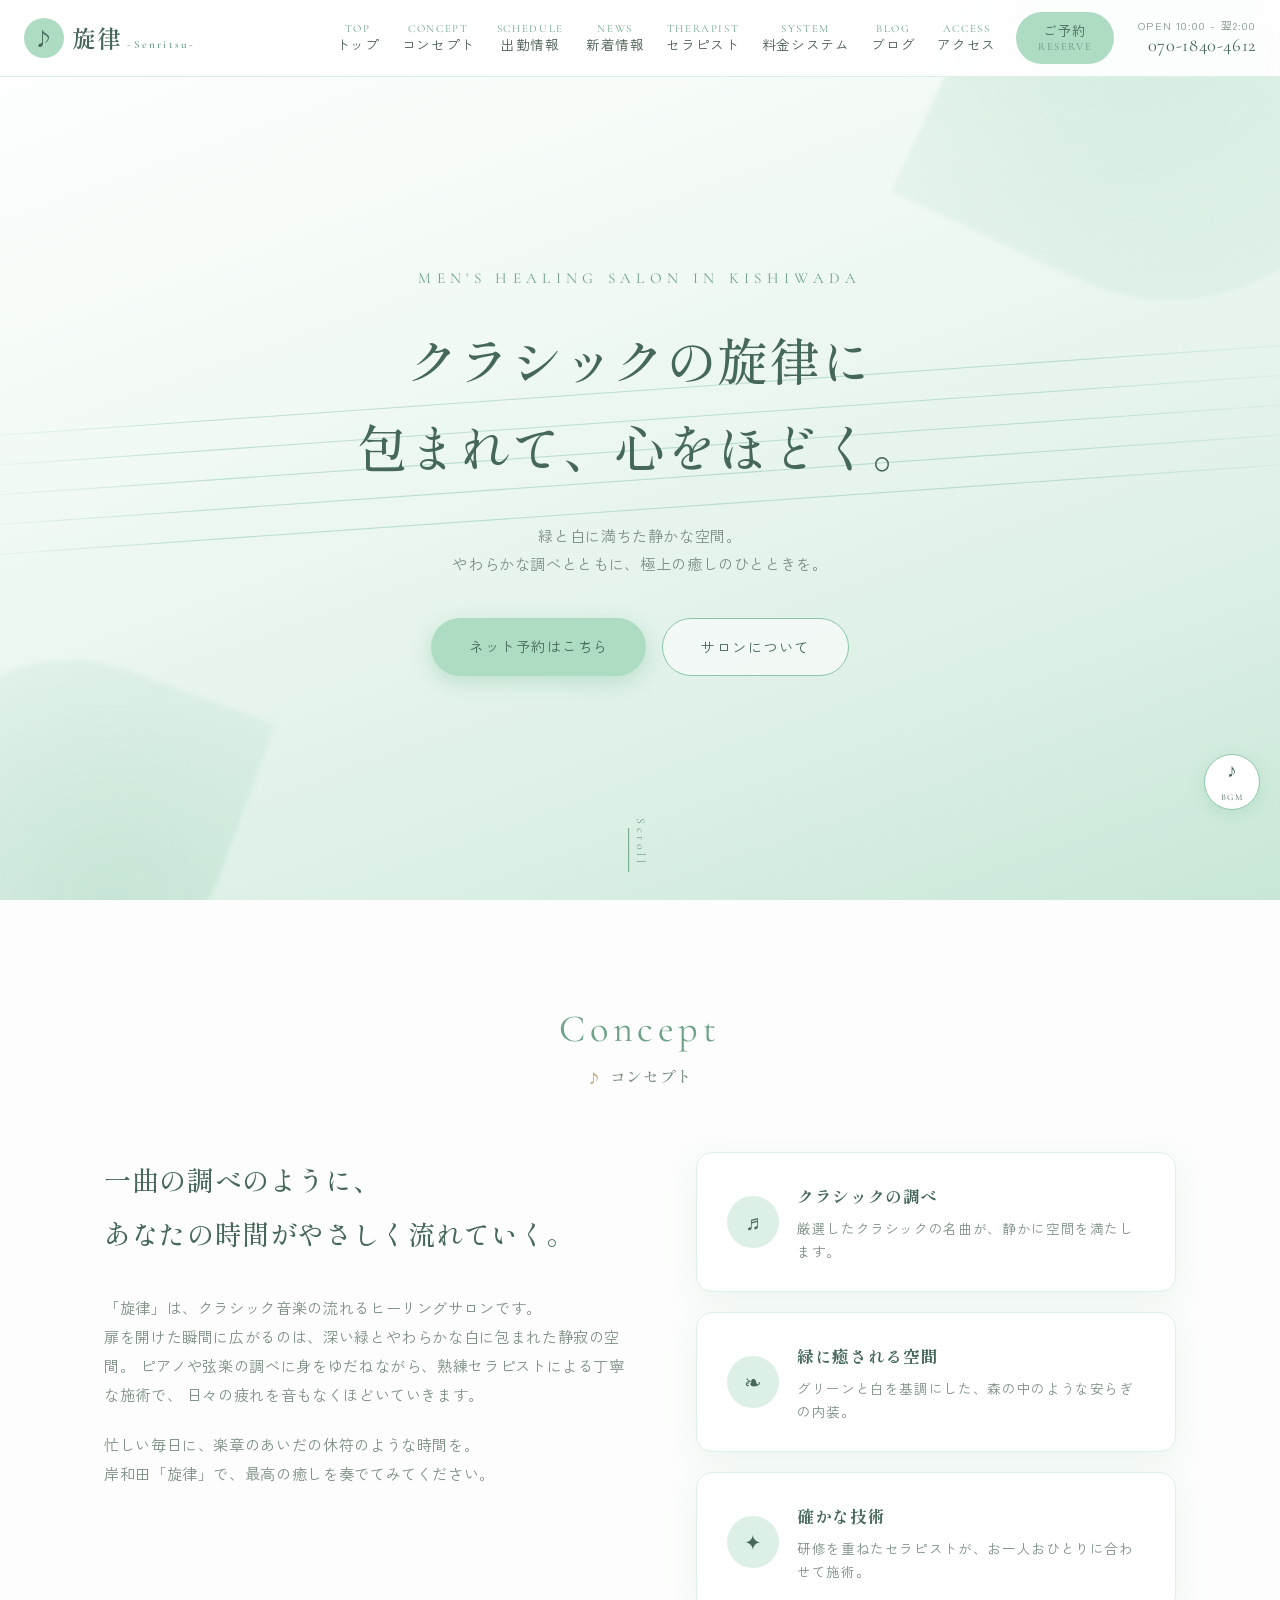
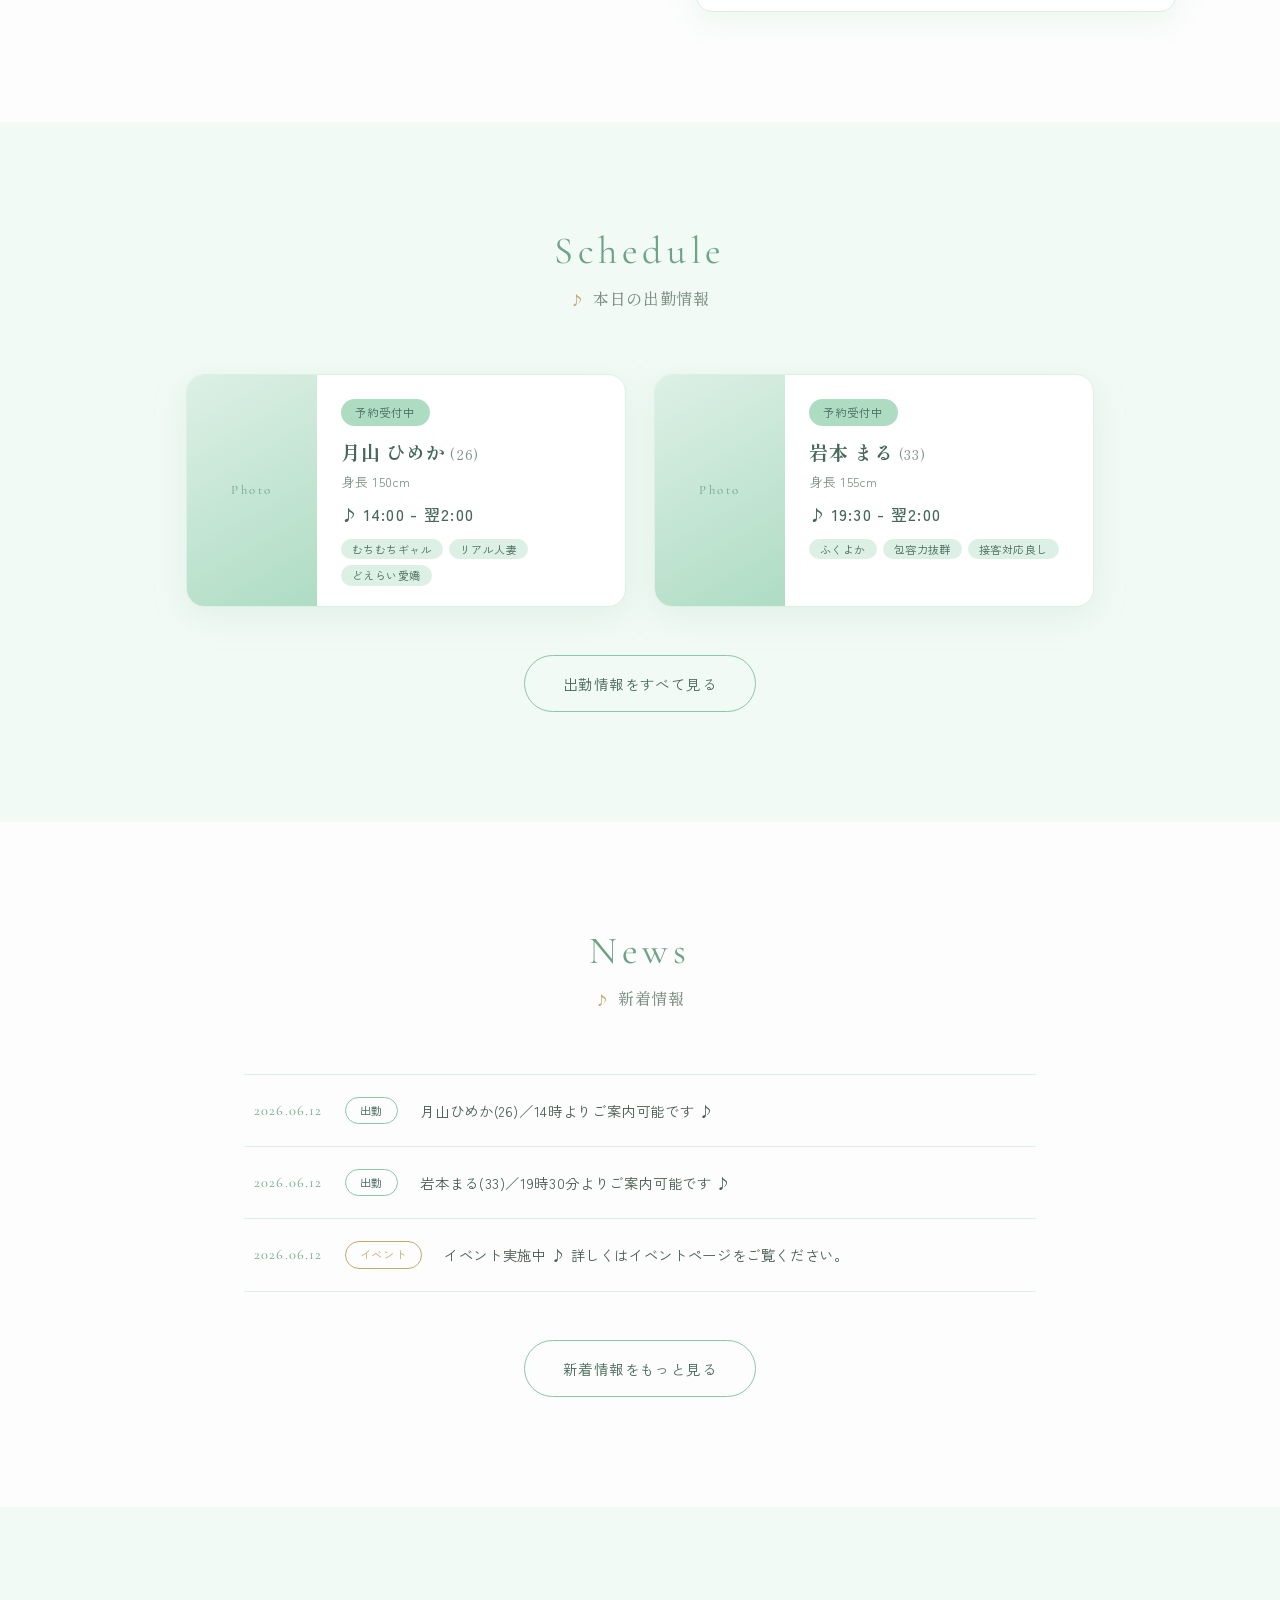
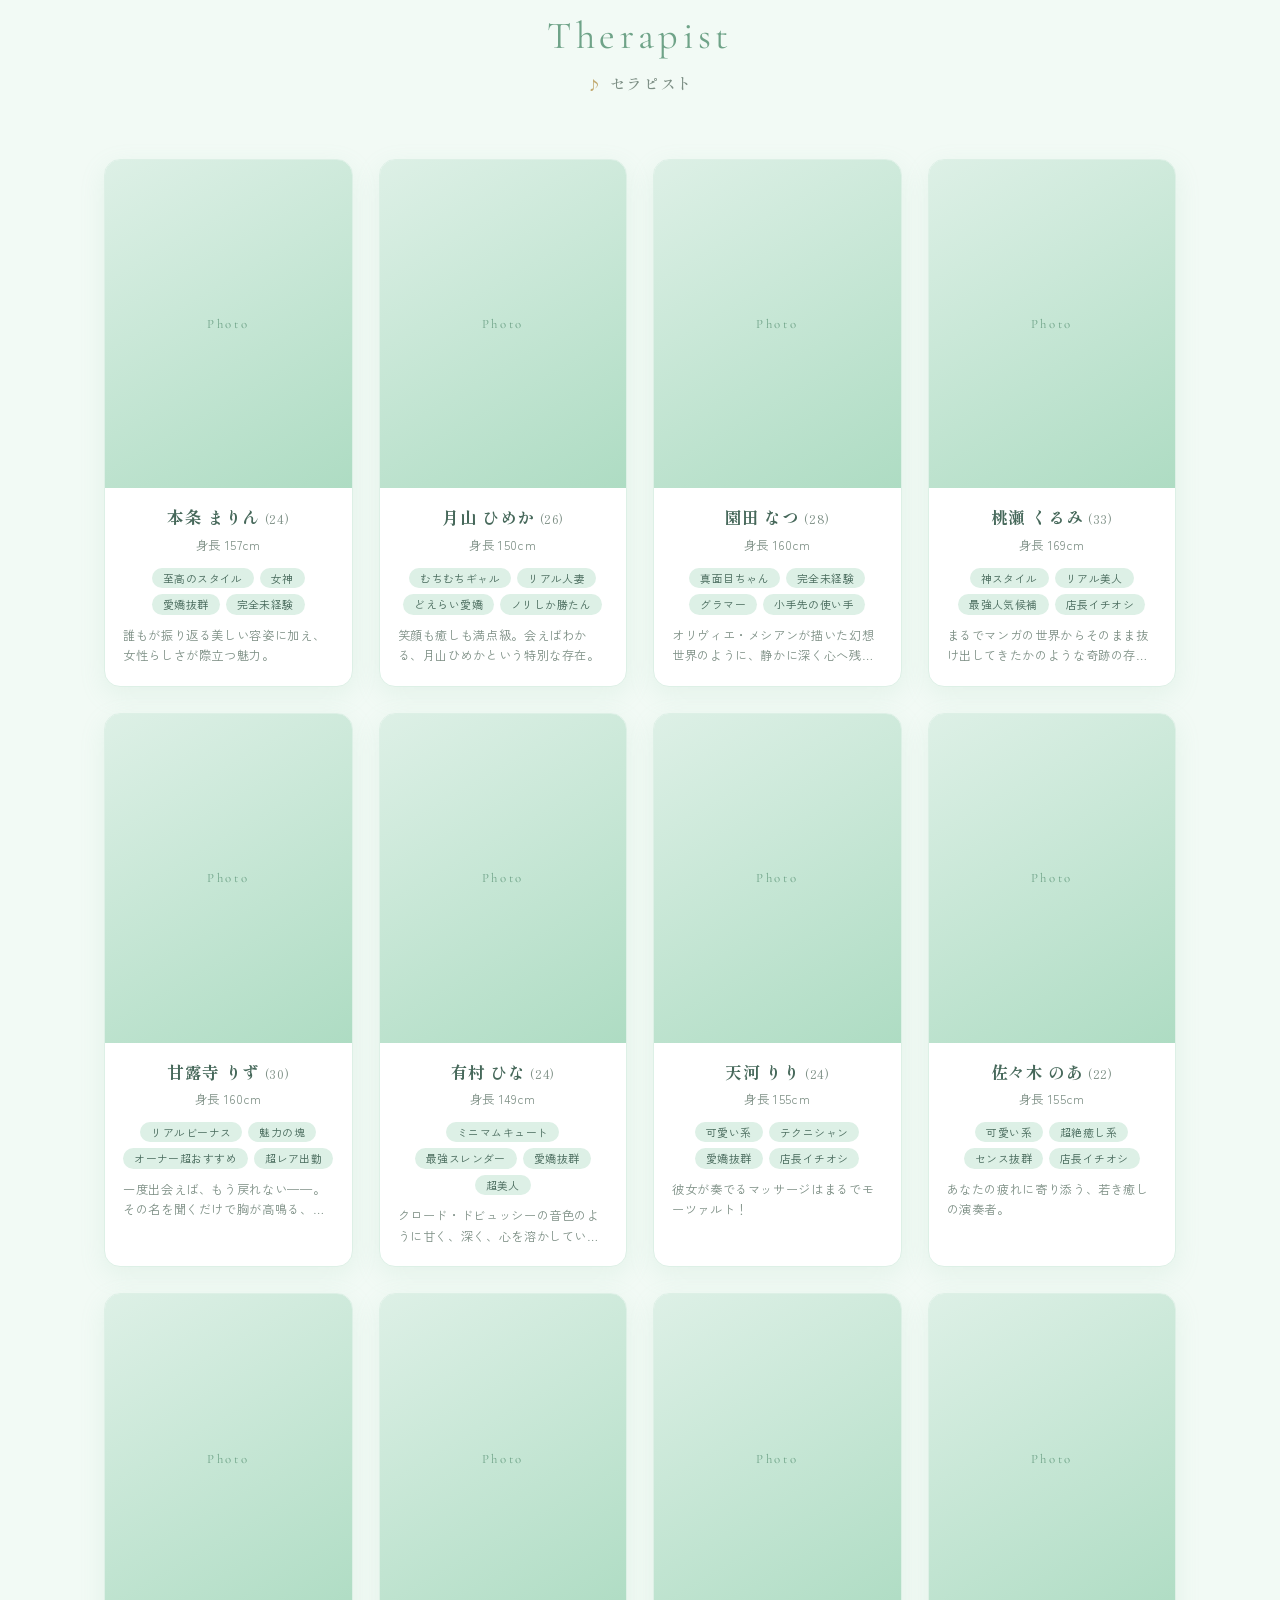
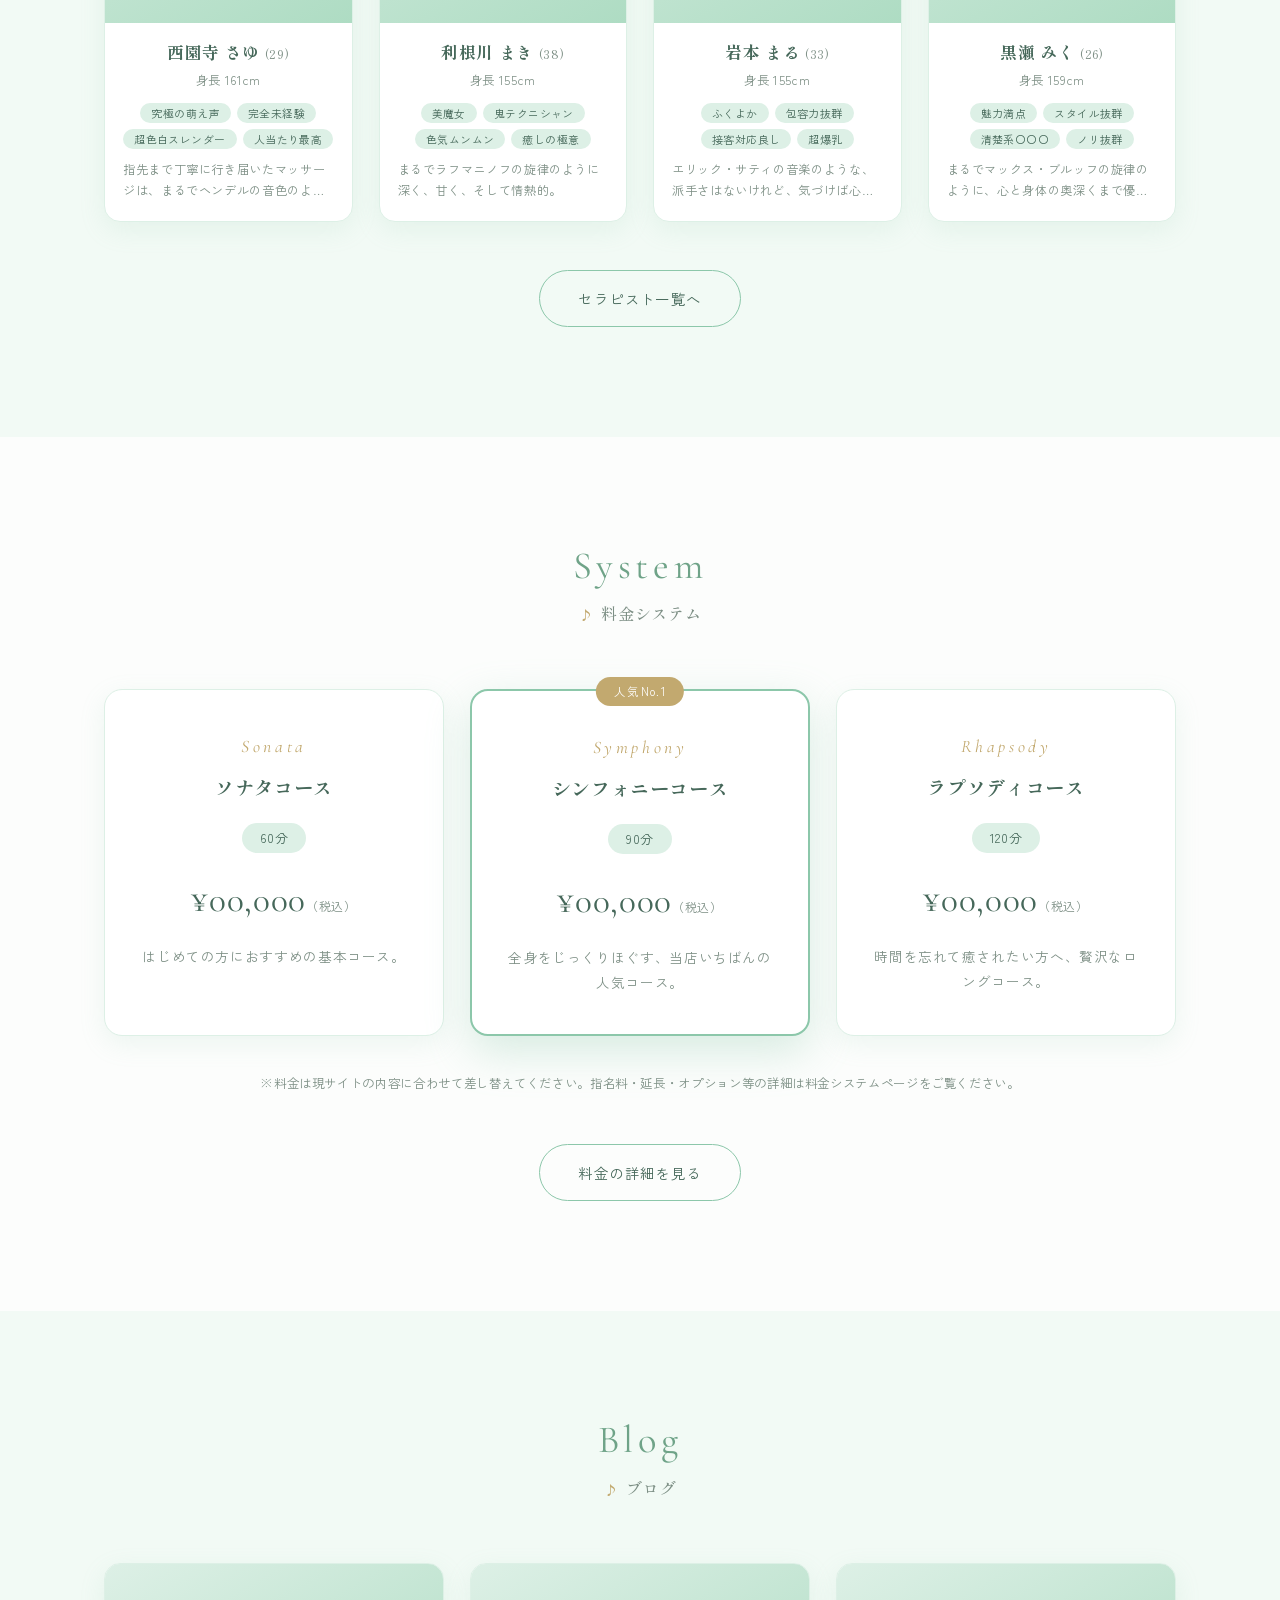
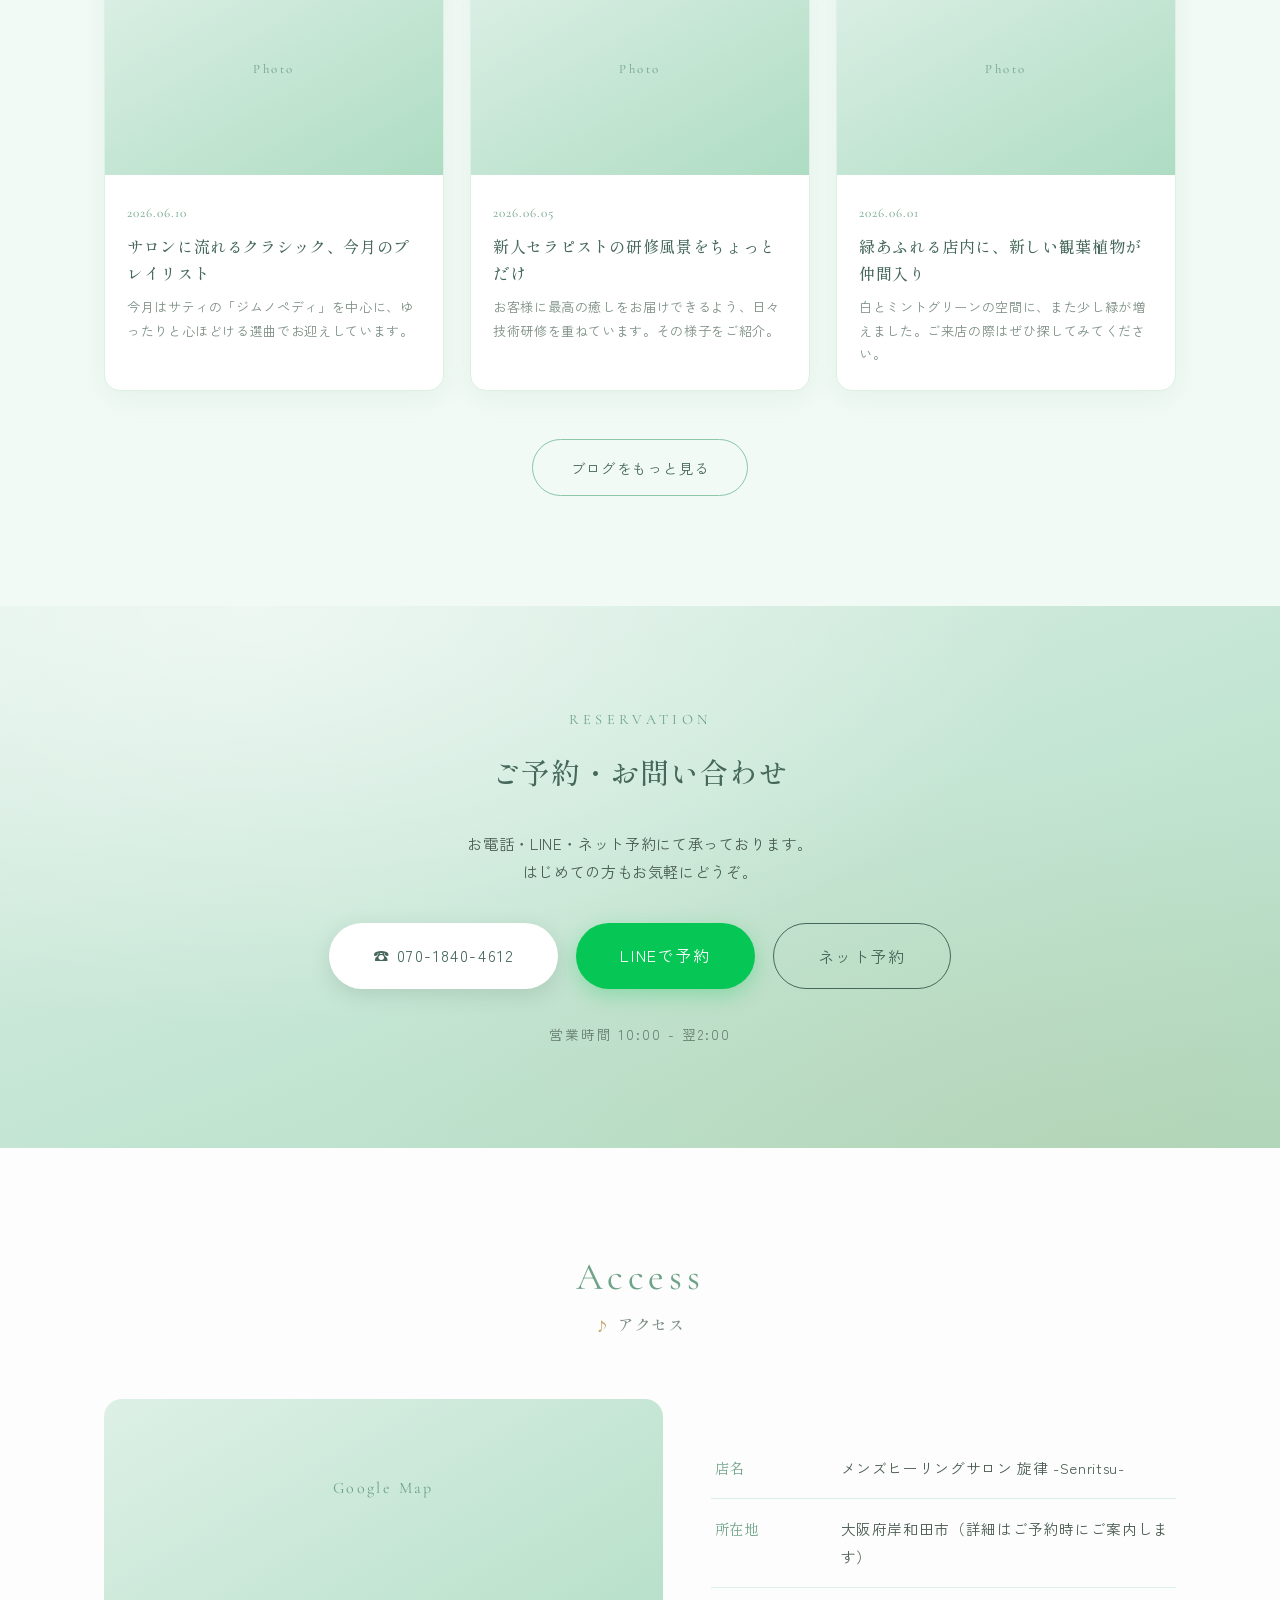
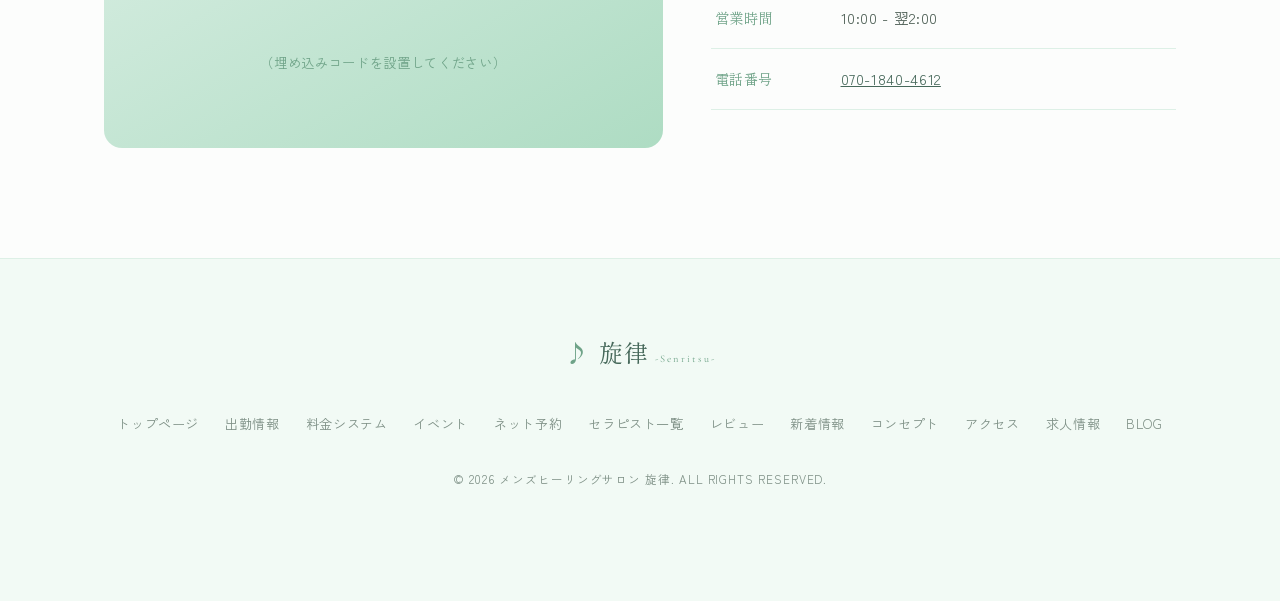
<file: index.html>
<!DOCTYPE html>
<html lang="ja">
<head>
<meta charset="UTF-8">
<meta name="viewport" content="width=device-width, initial-scale=1.0">
<title>旋律 -Senritsu- | 岸和田のメンズヒーリングサロン</title>
<meta name="description" content="クラシックの旋律に包まれて、心と身体をほどく。岸和田のメンズヒーリングサロン「旋律」。緑と白に満ちた癒しの空間で、極上のひとときをお過ごしください。">

<!-- canonical / favicon -->
<link rel="canonical" href="https://senritu.jp/">
<link rel="icon" type="image/svg+xml" href="favicon.svg">

<!-- OGP（SNS・LINEでシェアされたときの表示。ogp.jpg は 1200x630px の画像を用意して差し替えてください） -->
<meta property="og:type" content="website">
<meta property="og:url" content="https://senritu.jp/">
<meta property="og:title" content="旋律 -Senritsu- | 岸和田のメンズヒーリングサロン">
<meta property="og:description" content="クラシックの旋律に包まれて、心と身体をほどく。岸和田のメンズヒーリングサロン「旋律」。緑と白に満ちた癒しの空間で、極上のひとときをお過ごしください。">
<meta property="og:image" content="https://senritu.jp/ogp.jpg">
<meta property="og:site_name" content="メンズヒーリングサロン 旋律">
<meta property="og:locale" content="ja_JP">
<meta name="twitter:card" content="summary_large_image">

<!-- 構造化データ（Googleの地域検索向け） -->
<script type="application/ld+json">
{
  "@context": "https://schema.org",
  "@type": "HealthAndBeautyBusiness",
  "name": "メンズヒーリングサロン 旋律",
  "alternateName": "Senritsu",
  "description": "クラシック音楽の流れる岸和田のメンズヒーリングサロン。",
  "url": "https://senritu.jp/",
  "telephone": "+81-70-1840-4612",
  "image": "https://senritu.jp/ogp.jpg",
  "address": {
    "@type": "PostalAddress",
    "addressRegion": "大阪府",
    "addressLocality": "岸和田市",
    "addressCountry": "JP"
  },
  "openingHoursSpecification": {
    "@type": "OpeningHoursSpecification",
    "dayOfWeek": ["Monday","Tuesday","Wednesday","Thursday","Friday","Saturday","Sunday"],
    "opens": "10:00",
    "closes": "02:00"
  }
}
</script>
<link rel="preconnect" href="https://fonts.googleapis.com">
<link rel="preconnect" href="https://fonts.gstatic.com" crossorigin>
<link href="https://fonts.googleapis.com/css2?family=Shippori+Mincho:wght@400;500;600&family=Cormorant+Garamond:ital,wght@0,400;0,500;1,400&family=Zen+Kaku+Gothic+New:wght@300;400;500&display=swap" rel="stylesheet">
<link rel="stylesheet" href="css/style.css">
</head>
<body>

<!-- ローディング（五線譜と音符） -->
<div class="loader" id="loader" aria-hidden="true">
  <div class="loader-inner">
    <span class="loader-note">♪</span>
    <p class="loader-text">Senritsu</p>
  </div>
</div>

<!-- ヘッダー -->
<header class="header" id="header">
  <div class="header-inner">
    <a href="#top" class="logo">
      <span class="logo-mark">♪</span>
      <span class="logo-text">旋律<small>-Senritsu-</small></span>
    </a>
    <nav class="gnav" id="gnav">
      <ul>
        <li><a href="#top"><span>Top</span>トップ</a></li>
        <li><a href="#concept"><span>Concept</span>コンセプト</a></li>
        <li><a href="#schedule"><span>Schedule</span>出勤情報</a></li>
        <li><a href="#news"><span>News</span>新着情報</a></li>
        <li><a href="#therapist"><span>Therapist</span>セラピスト</a></li>
        <li><a href="#system"><span>System</span>料金システム</a></li>
        <li><a href="#blog"><span>Blog</span>ブログ</a></li>
        <li><a href="#access"><span>Access</span>アクセス</a></li>
        <li><a href="#" class="nav-reserve">ご予約<span class="nav-reserve-en">Reserve</span></a></li>
      </ul>
    </nav>
    <div class="header-info">
      <p class="header-open">OPEN 10:00 - 翌2:00</p>
      <a href="tel:07018404612" class="header-tel">070-1840-4612</a>
    </div>
    <button class="menu-btn" id="menuBtn" aria-label="メニューを開く">
      <span></span><span></span><span></span>
    </button>
  </div>
</header>

<!-- BGMトグル -->
<button class="bgm-toggle" id="bgmToggle" aria-label="クラシックBGMを再生">
  <span class="bgm-icon">♪</span>
  <span class="bgm-label">BGM</span>
</button>
<!-- お手持ちのライセンス音源（例: サティ「ジムノペディ第1番」等）を audio/bgm.mp3 に配置してください -->
<audio id="bgmAudio" src="audio/bgm.mp3" loop preload="none"></audio>

<main>

<!-- ヒーロー -->
<section class="hero" id="top">
  <div class="hero-bg">
    <div class="hero-leaf hero-leaf-1"></div>
    <div class="hero-leaf hero-leaf-2"></div>
    <div class="staff-lines" aria-hidden="true">
      <span></span><span></span><span></span><span></span><span></span>
    </div>
    <div class="floating-notes" aria-hidden="true">
      <i>♪</i><i>♩</i><i>♫</i><i>♪</i><i>♬</i><i>♩</i>
    </div>
  </div>
  <div class="hero-content">
    <p class="hero-sub fade-up">Men's Healing Salon in Kishiwada</p>
    <h1 class="hero-title fade-up">
      <span class="hero-title-line">クラシックの旋律に</span>
      <span class="hero-title-line">包まれて、心をほどく。</span>
    </h1>
    <p class="hero-lead fade-up">
      緑と白に満ちた静かな空間。<br>
      やわらかな調べとともに、極上の癒しのひとときを。
    </p>
    <div class="hero-btns fade-up">
      <a href="#" class="btn btn-primary">ネット予約はこちら</a>
      <a href="#concept" class="btn btn-ghost">サロンについて</a>
    </div>
  </div>
  <div class="hero-scroll"><span>Scroll</span></div>
</section>

<!-- コンセプト -->
<section class="concept section" id="concept">
  <div class="container">
    <div class="sec-head fade-up">
      <p class="sec-en">Concept</p>
      <h2 class="sec-ja">コンセプト</h2>
    </div>
    <div class="concept-grid">
      <div class="concept-text fade-up">
        <h3 class="concept-catch">
          一曲の調べのように、<br>あなたの時間がやさしく流れていく。
        </h3>
        <p>
          「旋律」は、クラシック音楽の流れるヒーリングサロンです。<br>
          扉を開けた瞬間に広がるのは、深い緑とやわらかな白に包まれた静寂の空間。
          ピアノや弦楽の調べに身をゆだねながら、熟練セラピストによる丁寧な施術で、
          日々の疲れを音もなくほどいていきます。
        </p>
        <p>
          忙しい毎日に、楽章のあいだの休符のような時間を。<br>
          岸和田「旋律」で、最高の癒しを奏でてみてください。
        </p>
      </div>
      <div class="concept-features fade-up">
        <div class="feature-card">
          <span class="feature-icon">♬</span>
          <h4>クラシックの調べ</h4>
          <p>厳選したクラシックの名曲が、静かに空間を満たします。</p>
        </div>
        <div class="feature-card">
          <span class="feature-icon">❧</span>
          <h4>緑に癒される空間</h4>
          <p>グリーンと白を基調にした、森の中のような安らぎの内装。</p>
        </div>
        <div class="feature-card">
          <span class="feature-icon">✦</span>
          <h4>確かな技術</h4>
          <p>研修を重ねたセラピストが、お一人おひとりに合わせて施術。</p>
        </div>
      </div>
    </div>
  </div>
</section>

<!-- 本日の出勤 -->
<section class="schedule section section-tinted" id="schedule">
  <div class="container">
    <div class="sec-head fade-up">
      <p class="sec-en">Schedule</p>
      <h2 class="sec-ja">本日の出勤情報</h2>
    </div>
    <div class="schedule-list">
      <a class="schedule-card fade-up" href="profile/27.html" data-id="27">
        <div class="schedule-photo"><span class="photo-placeholder">Photo</span></div>
        <div class="schedule-body">
          <p class="schedule-status">予約受付中</p>
          <h3 class="schedule-name">月山 ひめか <small>(26)</small></h3>
          <p class="schedule-meta">身長 150cm</p>
          <p class="schedule-time">♪ 14:00 - 翌2:00</p>
          <div class="tags">
            <span class="tag">むちむちギャル</span><span class="tag">リアル人妻</span><span class="tag">どえらい愛嬌</span>
          </div>
        </div>
      </a>
      <a class="schedule-card fade-up" href="profile/19.html" data-id="19">
        <div class="schedule-photo"><span class="photo-placeholder">Photo</span></div>
        <div class="schedule-body">
          <p class="schedule-status">予約受付中</p>
          <h3 class="schedule-name">岩本 まる <small>(33)</small></h3>
          <p class="schedule-meta">身長 155cm</p>
          <p class="schedule-time">♪ 19:30 - 翌2:00</p>
          <div class="tags">
            <span class="tag">ふくよか</span><span class="tag">包容力抜群</span><span class="tag">接客対応良し</span>
          </div>
        </div>
      </a>
    </div>
    <div class="sec-more fade-up">
      <a href="schedule.html" class="btn btn-outline">出勤情報をすべて見る</a>
    </div>
  </div>
</section>

<!-- 新着情報 -->
<section class="news section" id="news">
  <div class="container container-narrow">
    <div class="sec-head fade-up">
      <p class="sec-en">News</p>
      <h2 class="sec-ja">新着情報</h2>
    </div>
    <ul class="news-list fade-up">
      <li><a href="#"><time datetime="2026-06-12">2026.06.12</time><span class="news-tag">出勤</span><p>月山ひめか(26)／14時よりご案内可能です ♪</p></a></li>
      <li><a href="#"><time datetime="2026-06-12">2026.06.12</time><span class="news-tag">出勤</span><p>岩本まる(33)／19時30分よりご案内可能です ♪</p></a></li>
      <li><a href="#"><time datetime="2026-06-12">2026.06.12</time><span class="news-tag news-tag-event">イベント</span><p>イベント実施中 ♪ 詳しくはイベントページをご覧ください。</p></a></li>
    </ul>
    <div class="sec-more fade-up">
      <a href="#" class="btn btn-outline">新着情報をもっと見る</a>
    </div>
  </div>
</section>

<!-- セラピスト -->
<section class="therapist section section-tinted" id="therapist">
  <div class="container">
    <div class="sec-head fade-up">
      <p class="sec-en">Therapist</p>
      <h2 class="sec-ja">セラピスト</h2>
    </div>
    <div class="therapist-grid">
      <a class="t-card fade-up" href="profile/20.html" data-id="20">
        <div class="t-photo"><span class="photo-placeholder">Photo</span></div>
        <h3>本条 まりん <small>(24)</small></h3><p class="t-height">身長 157cm</p>
        <div class="tags"><span class="tag">至高のスタイル</span><span class="tag">女神</span><span class="tag">愛嬌抜群</span><span class="tag">完全未経験</span></div>
        <p class="t-comment">誰もが振り返る美しい容姿に加え、女性らしさが際立つ魅力。</p>
      </a>
      <a class="t-card fade-up" href="profile/27.html" data-id="27">
        <div class="t-photo"><span class="photo-placeholder">Photo</span></div>
        <h3>月山 ひめか <small>(26)</small></h3><p class="t-height">身長 150cm</p>
        <div class="tags"><span class="tag">むちむちギャル</span><span class="tag">リアル人妻</span><span class="tag">どえらい愛嬌</span><span class="tag">ノリしか勝たん</span></div>
        <p class="t-comment">笑顔も癒しも満点級。会えばわかる、月山ひめかという特別な存在。</p>
      </a>
      <a class="t-card fade-up" href="profile/26.html" data-id="26">
        <div class="t-photo"><span class="photo-placeholder">Photo</span></div>
        <h3>園田 なつ <small>(28)</small></h3><p class="t-height">身長 160cm</p>
        <div class="tags"><span class="tag">真面目ちゃん</span><span class="tag">完全未経験</span><span class="tag">グラマー</span><span class="tag">小手先の使い手</span></div>
        <p class="t-comment">オリヴィエ・メシアンが描いた幻想世界のように、静かに深く心へ残っていくでしょう。</p>
      </a>
      <a class="t-card fade-up" href="profile/25.html" data-id="25">
        <div class="t-photo"><span class="photo-placeholder">Photo</span></div>
        <h3>桃瀬 くるみ <small>(33)</small></h3><p class="t-height">身長 169cm</p>
        <div class="tags"><span class="tag">神スタイル</span><span class="tag">リアル美人</span><span class="tag">最強人気候補</span><span class="tag">店長イチオシ</span></div>
        <p class="t-comment">まるでマンガの世界からそのまま抜け出してきたかのような奇跡の存在——</p>
      </a>
      <a class="t-card fade-up" href="profile/24.html" data-id="24">
        <div class="t-photo"><span class="photo-placeholder">Photo</span></div>
        <h3>甘露寺 りず <small>(30)</small></h3><p class="t-height">身長 160cm</p>
        <div class="tags"><span class="tag">リアルビーナス</span><span class="tag">魅力の塊</span><span class="tag">オーナー超おすすめ</span><span class="tag">超レア出勤</span></div>
        <p class="t-comment">一度出会えば、もう戻れない——。その名を聞くだけで胸が高鳴る、まさに“虜になる存在”。</p>
      </a>
      <a class="t-card fade-up" href="profile/23.html" data-id="23">
        <div class="t-photo"><span class="photo-placeholder">Photo</span></div>
        <h3>有村 ひな <small>(24)</small></h3><p class="t-height">身長 149cm</p>
        <div class="tags"><span class="tag">ミニマムキュート</span><span class="tag">最強スレンダー</span><span class="tag">愛嬌抜群</span><span class="tag">超美人</span></div>
        <p class="t-comment">クロード・ドビュッシーの音色のように甘く、深く、心を溶かしていきます。</p>
      </a>
      <a class="t-card fade-up" href="profile/9.html" data-id="9">
        <div class="t-photo"><span class="photo-placeholder">Photo</span></div>
        <h3>天河 りり <small>(24)</small></h3><p class="t-height">身長 155cm</p>
        <div class="tags"><span class="tag">可愛い系</span><span class="tag">テクニシャン</span><span class="tag">愛嬌抜群</span><span class="tag">店長イチオシ</span></div>
        <p class="t-comment">彼女が奏でるマッサージはまるでモーツァルト！</p>
      </a>
      <a class="t-card fade-up" href="profile/17.html" data-id="17">
        <div class="t-photo"><span class="photo-placeholder">Photo</span></div>
        <h3>佐々木 のあ <small>(22)</small></h3><p class="t-height">身長 155cm</p>
        <div class="tags"><span class="tag">可愛い系</span><span class="tag">超絶癒し系</span><span class="tag">センス抜群</span><span class="tag">店長イチオシ</span></div>
        <p class="t-comment">あなたの疲れに寄り添う、若き癒しの演奏者。</p>
      </a>
      <a class="t-card fade-up" href="profile/21.html" data-id="21">
        <div class="t-photo"><span class="photo-placeholder">Photo</span></div>
        <h3>西園寺 さゆ <small>(29)</small></h3><p class="t-height">身長 161cm</p>
        <div class="tags"><span class="tag">究極の萌え声</span><span class="tag">完全未経験</span><span class="tag">超色白スレンダー</span><span class="tag">人当たり最高</span></div>
        <p class="t-comment">指先まで丁寧に行き届いたマッサージは、まるでヘンデルの音色のよう♪</p>
      </a>
      <a class="t-card fade-up" href="profile/22.html" data-id="22">
        <div class="t-photo"><span class="photo-placeholder">Photo</span></div>
        <h3>利根川 まき <small>(38)</small></h3><p class="t-height">身長 155cm</p>
        <div class="tags"><span class="tag">美魔女</span><span class="tag">鬼テクニシャン</span><span class="tag">色気ムンムン</span><span class="tag">癒しの極意</span></div>
        <p class="t-comment">まるでラフマニノフの旋律のように深く、甘く、そして情熱的。</p>
      </a>
      <a class="t-card fade-up" href="profile/19.html" data-id="19">
        <div class="t-photo"><span class="photo-placeholder">Photo</span></div>
        <h3>岩本 まる <small>(33)</small></h3><p class="t-height">身長 155cm</p>
        <div class="tags"><span class="tag">ふくよか</span><span class="tag">包容力抜群</span><span class="tag">接客対応良し</span><span class="tag">超爆乳</span></div>
        <p class="t-comment">エリック・サティの音楽のような、派手さはないけれど、気づけば心に深く染み込む癒し。</p>
      </a>
      <a class="t-card fade-up" href="profile/11.html" data-id="11">
        <div class="t-photo"><span class="photo-placeholder">Photo</span></div>
        <h3>黒瀬 みく <small>(26)</small></h3><p class="t-height">身長 159cm</p>
        <div class="tags"><span class="tag">魅力満点</span><span class="tag">スタイル抜群</span><span class="tag">清楚系〇〇〇</span><span class="tag">ノリ抜群</span></div>
        <p class="t-comment">まるでマックス・ブルッフの旋律のように、心と身体の奥深くまで優しく響き渡ります。</p>
      </a>
    </div>
    <div class="sec-more fade-up">
      <a href="#" class="btn btn-outline">セラピスト一覧へ</a>
    </div>
  </div>
</section>

<!-- 料金システム -->
<section class="system section" id="system">
  <div class="container">
    <div class="sec-head fade-up">
      <p class="sec-en">System</p>
      <h2 class="sec-ja">料金システム</h2>
    </div>
    <div class="system-grid">
      <div class="system-card fade-up">
        <p class="system-course-en">Sonata</p>
        <h3>ソナタコース</h3>
        <p class="system-time">60分</p>
        <p class="system-price">¥00,000<small>（税込）</small></p>
        <p class="system-desc">はじめての方におすすめの基本コース。</p>
      </div>
      <div class="system-card system-card-featured fade-up">
        <p class="system-badge">人気No.1</p>
        <p class="system-course-en">Symphony</p>
        <h3>シンフォニーコース</h3>
        <p class="system-time">90分</p>
        <p class="system-price">¥00,000<small>（税込）</small></p>
        <p class="system-desc">全身をじっくりほぐす、当店いちばんの人気コース。</p>
      </div>
      <div class="system-card fade-up">
        <p class="system-course-en">Rhapsody</p>
        <h3>ラプソディコース</h3>
        <p class="system-time">120分</p>
        <p class="system-price">¥00,000<small>（税込）</small></p>
        <p class="system-desc">時間を忘れて癒されたい方へ、贅沢なロングコース。</p>
      </div>
    </div>
    <p class="system-note fade-up">※料金は現サイトの内容に合わせて差し替えてください。指名料・延長・オプション等の詳細は料金システムページをご覧ください。</p>
    <div class="sec-more fade-up">
      <a href="#" class="btn btn-outline">料金の詳細を見る</a>
    </div>
  </div>
</section>

<!-- ブログ -->
<section class="blog section section-tinted" id="blog">
  <div class="container">
    <div class="sec-head fade-up">
      <p class="sec-en">Blog</p>
      <h2 class="sec-ja">ブログ</h2>
    </div>
    <div class="blog-grid">
      <a href="#" class="blog-card fade-up">
        <div class="blog-thumb">Photo</div>
        <div class="blog-body">
          <time datetime="2026-06-10">2026.06.10</time>
          <h3>サロンに流れるクラシック、今月のプレイリスト</h3>
          <p>今月はサティの「ジムノペディ」を中心に、ゆったりと心ほどける選曲でお迎えしています。</p>
        </div>
      </a>
      <a href="#" class="blog-card fade-up">
        <div class="blog-thumb">Photo</div>
        <div class="blog-body">
          <time datetime="2026-06-05">2026.06.05</time>
          <h3>新人セラピストの研修風景をちょっとだけ</h3>
          <p>お客様に最高の癒しをお届けできるよう、日々技術研修を重ねています。その様子をご紹介。</p>
        </div>
      </a>
      <a href="#" class="blog-card fade-up">
        <div class="blog-thumb">Photo</div>
        <div class="blog-body">
          <time datetime="2026-06-01">2026.06.01</time>
          <h3>緑あふれる店内に、新しい観葉植物が仲間入り</h3>
          <p>白とミントグリーンの空間に、また少し緑が増えました。ご来店の際はぜひ探してみてください。</p>
        </div>
      </a>
    </div>
    <div class="sec-more fade-up">
      <a href="#" class="btn btn-outline">ブログをもっと見る</a>
    </div>
  </div>
</section>

<!-- 予約CTA -->
<section class="cta">
  <div class="cta-inner fade-up">
    <p class="cta-en">Reservation</p>
    <h2>ご予約・お問い合わせ</h2>
    <p class="cta-lead">お電話・LINE・ネット予約にて承っております。<br>はじめての方もお気軽にどうぞ。</p>
    <div class="cta-btns">
      <a href="tel:07018404612" class="btn btn-primary btn-lg">☎ 070-1840-4612</a>
      <a href="#" class="btn btn-line btn-lg">LINEで予約</a>
      <a href="#" class="btn btn-ghost-light btn-lg">ネット予約</a>
    </div>
    <p class="cta-open">営業時間 10:00 - 翌2:00</p>
  </div>
</section>

<!-- アクセス -->
<section class="access section" id="access">
  <div class="container">
    <div class="sec-head fade-up">
      <p class="sec-en">Access</p>
      <h2 class="sec-ja">アクセス</h2>
    </div>
    <div class="access-grid fade-up">
      <div class="access-map">
        <div class="map-placeholder">Google Map<br><small>（埋め込みコードを設置してください）</small></div>
      </div>
      <dl class="access-info">
        <div><dt>店名</dt><dd>メンズヒーリングサロン 旋律 -Senritsu-</dd></div>
        <div><dt>所在地</dt><dd>大阪府岸和田市（詳細はご予約時にご案内します）</dd></div>
        <div><dt>営業時間</dt><dd>10:00 - 翌2:00</dd></div>
        <div><dt>電話番号</dt><dd><a href="tel:07018404612">070-1840-4612</a></dd></div>
      </dl>
    </div>
  </div>
</section>

</main>

<!-- フッター -->
<footer class="footer">
  <div class="footer-inner">
    <p class="footer-logo"><span>♪</span> 旋律 <small>-Senritsu-</small></p>
    <nav class="footer-nav">
      <ul>
        <li><a href="#top">トップページ</a></li>
        <li><a href="#schedule">出勤情報</a></li>
        <li><a href="#system">料金システム</a></li>
        <li><a href="#">イベント</a></li>
        <li><a href="#">ネット予約</a></li>
        <li><a href="#therapist">セラピスト一覧</a></li>
        <li><a href="#">レビュー</a></li>
        <li><a href="#news">新着情報</a></li>
        <li><a href="#concept">コンセプト</a></li>
        <li><a href="#access">アクセス</a></li>
        <li><a href="#">求人情報</a></li>
        <li><a href="#blog">BLOG</a></li>
      </ul>
    </nav>
    <p class="footer-copy">© 2026 メンズヒーリングサロン 旋律. ALL RIGHTS RESERVED.</p>
  </div>
</footer>

<!-- モバイル固定ナビ -->
<nav class="mobile-bar">
  <a href="tel:07018404612"><span>☎</span>電話</a>
  <a href="#"><span>💬</span>LINE</a>
  <a href="#"><span>♪</span>予約</a>
  <a href="#top"><span>↑</span>上へ</a>
</nav>

<!-- セラピスト詳細プロフィールモーダル -->
<div class="modal" id="profileModal" aria-hidden="true">
  <div class="modal-overlay" data-modal-close></div>
  <div class="modal-panel" role="dialog" aria-modal="true" aria-labelledby="modalName">
    <button class="modal-close" data-modal-close aria-label="閉じる">×</button>
    <div class="modal-scroll">
      <div class="modal-grid">
        <div class="modal-photo"><span class="photo-placeholder">Photo</span></div>
        <div class="modal-info">
          <p class="modal-label">Profile</p>
          <p class="modal-catch" id="modalCatch"></p>
          <h3 class="modal-name" id="modalName"></h3>
          <p class="modal-height" id="modalHeight"></p>
          <div class="tags modal-tags" id="modalTags"></div>
          <dl class="modal-qa" id="modalQa"></dl>
        </div>
      </div>
      <div class="modal-comment" id="modalComment"></div>
      <div class="modal-actions">
        <a href="#" class="btn btn-primary">この子に会いに行く（ネット予約）</a>
        <a href="tel:07018404612" class="btn btn-outline">☎ 070-1840-4612</a>
      </div>
    </div>
  </div>
</div>

<script src="js/therapists.js"></script>
<script src="js/profile-modal.js"></script>
<script src="js/main.js"></script>
</body>
</html>
</file>
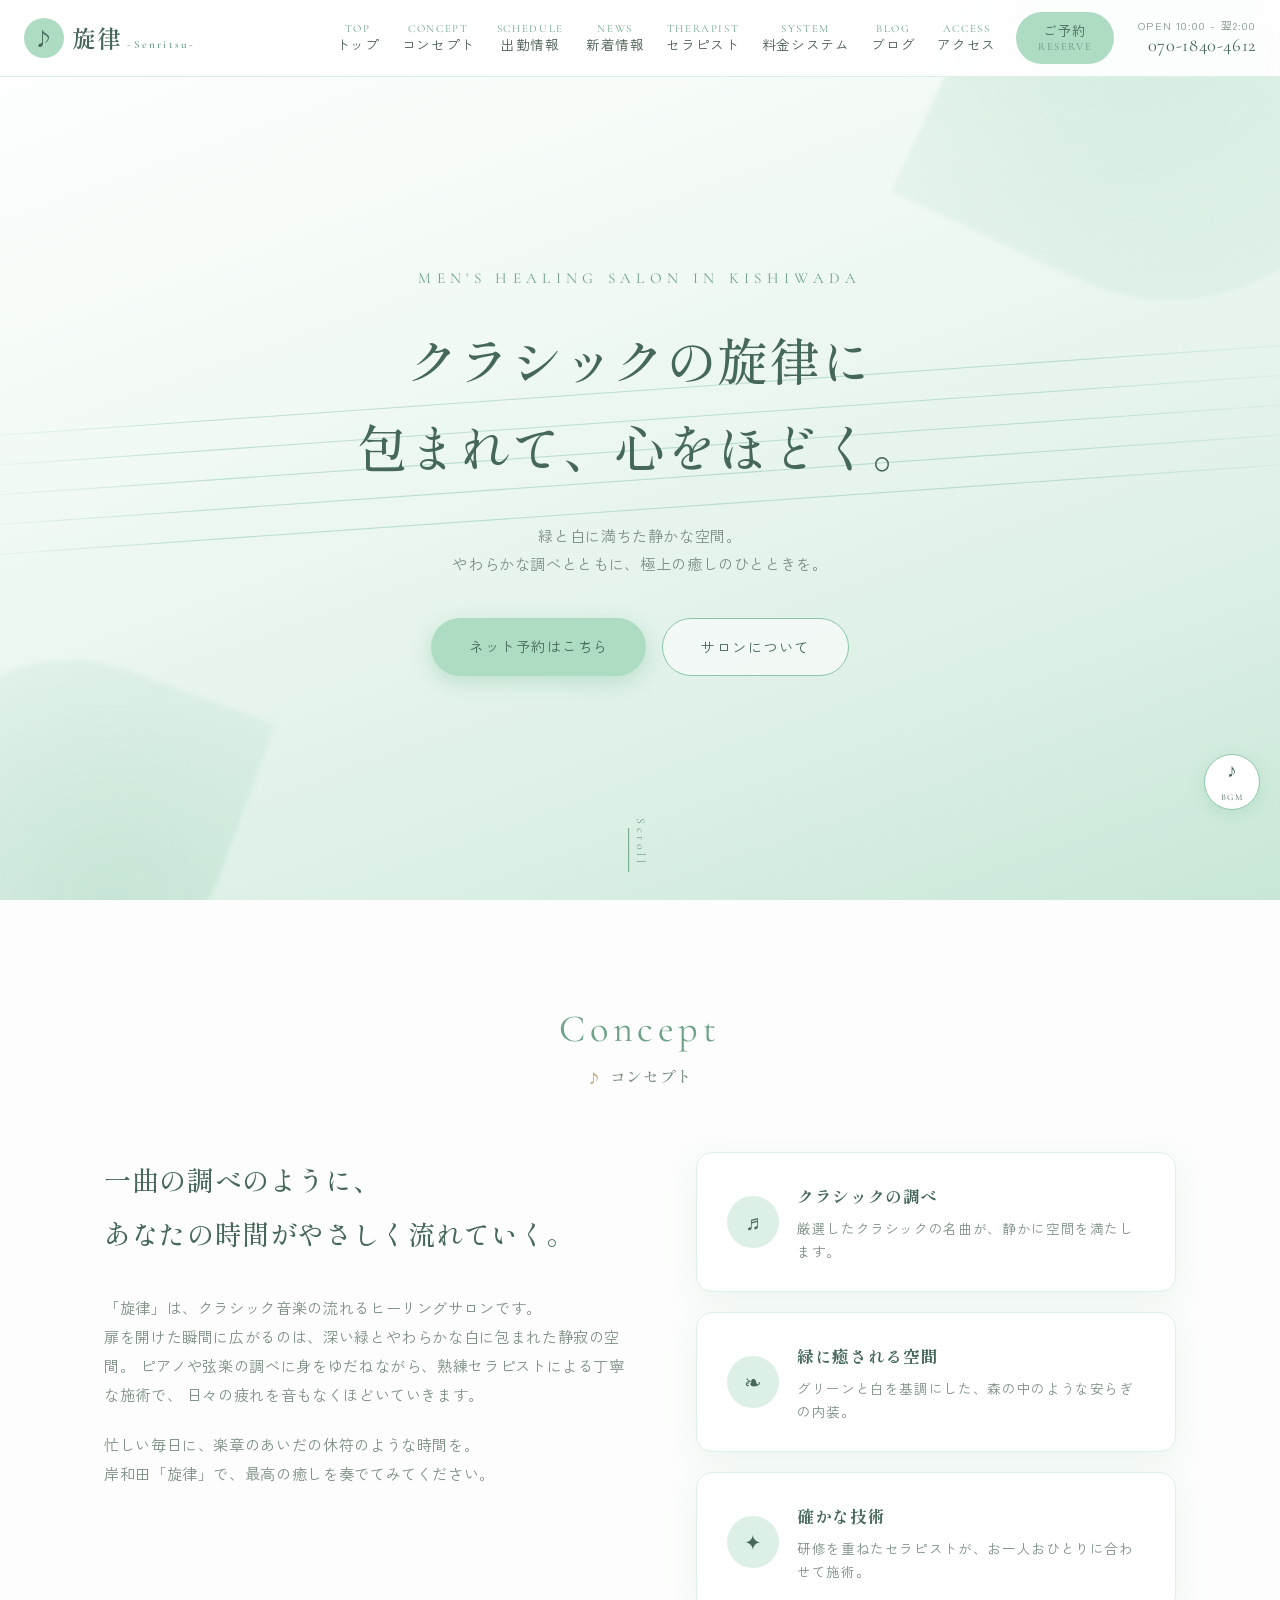
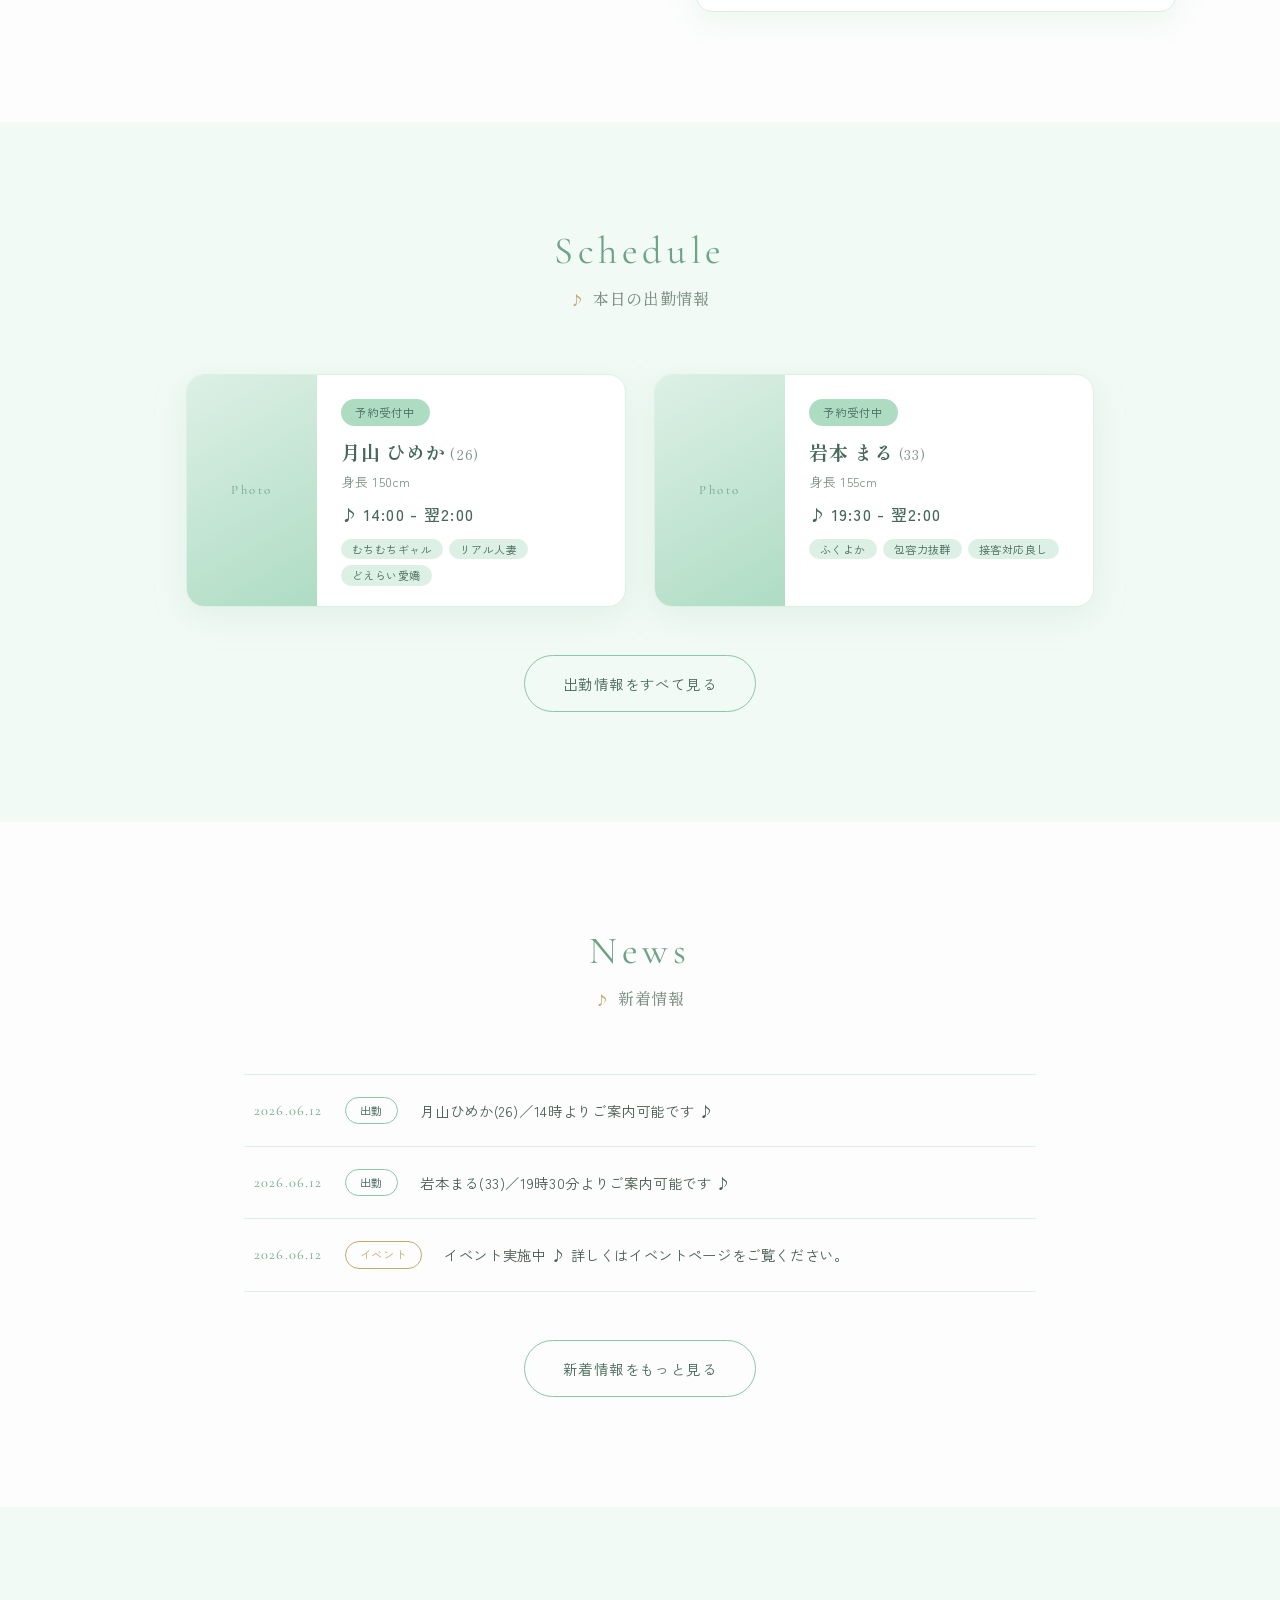
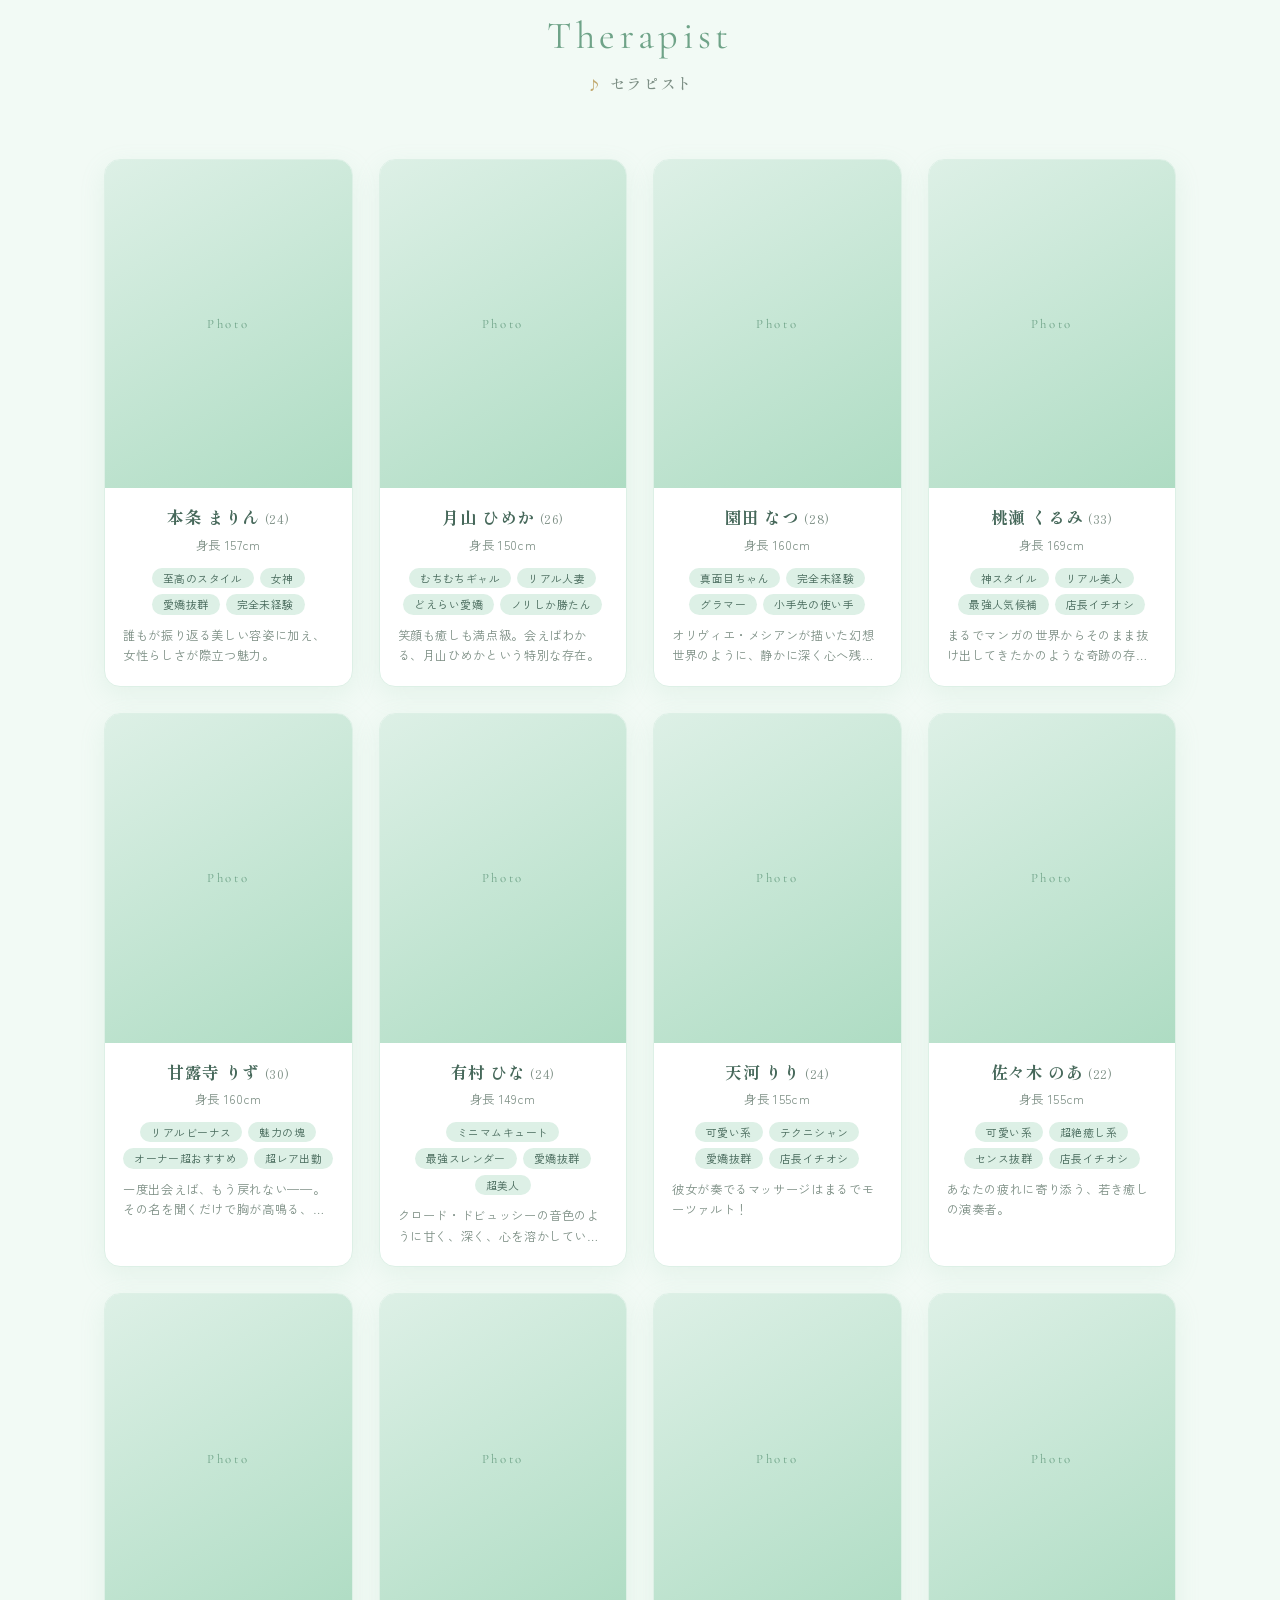
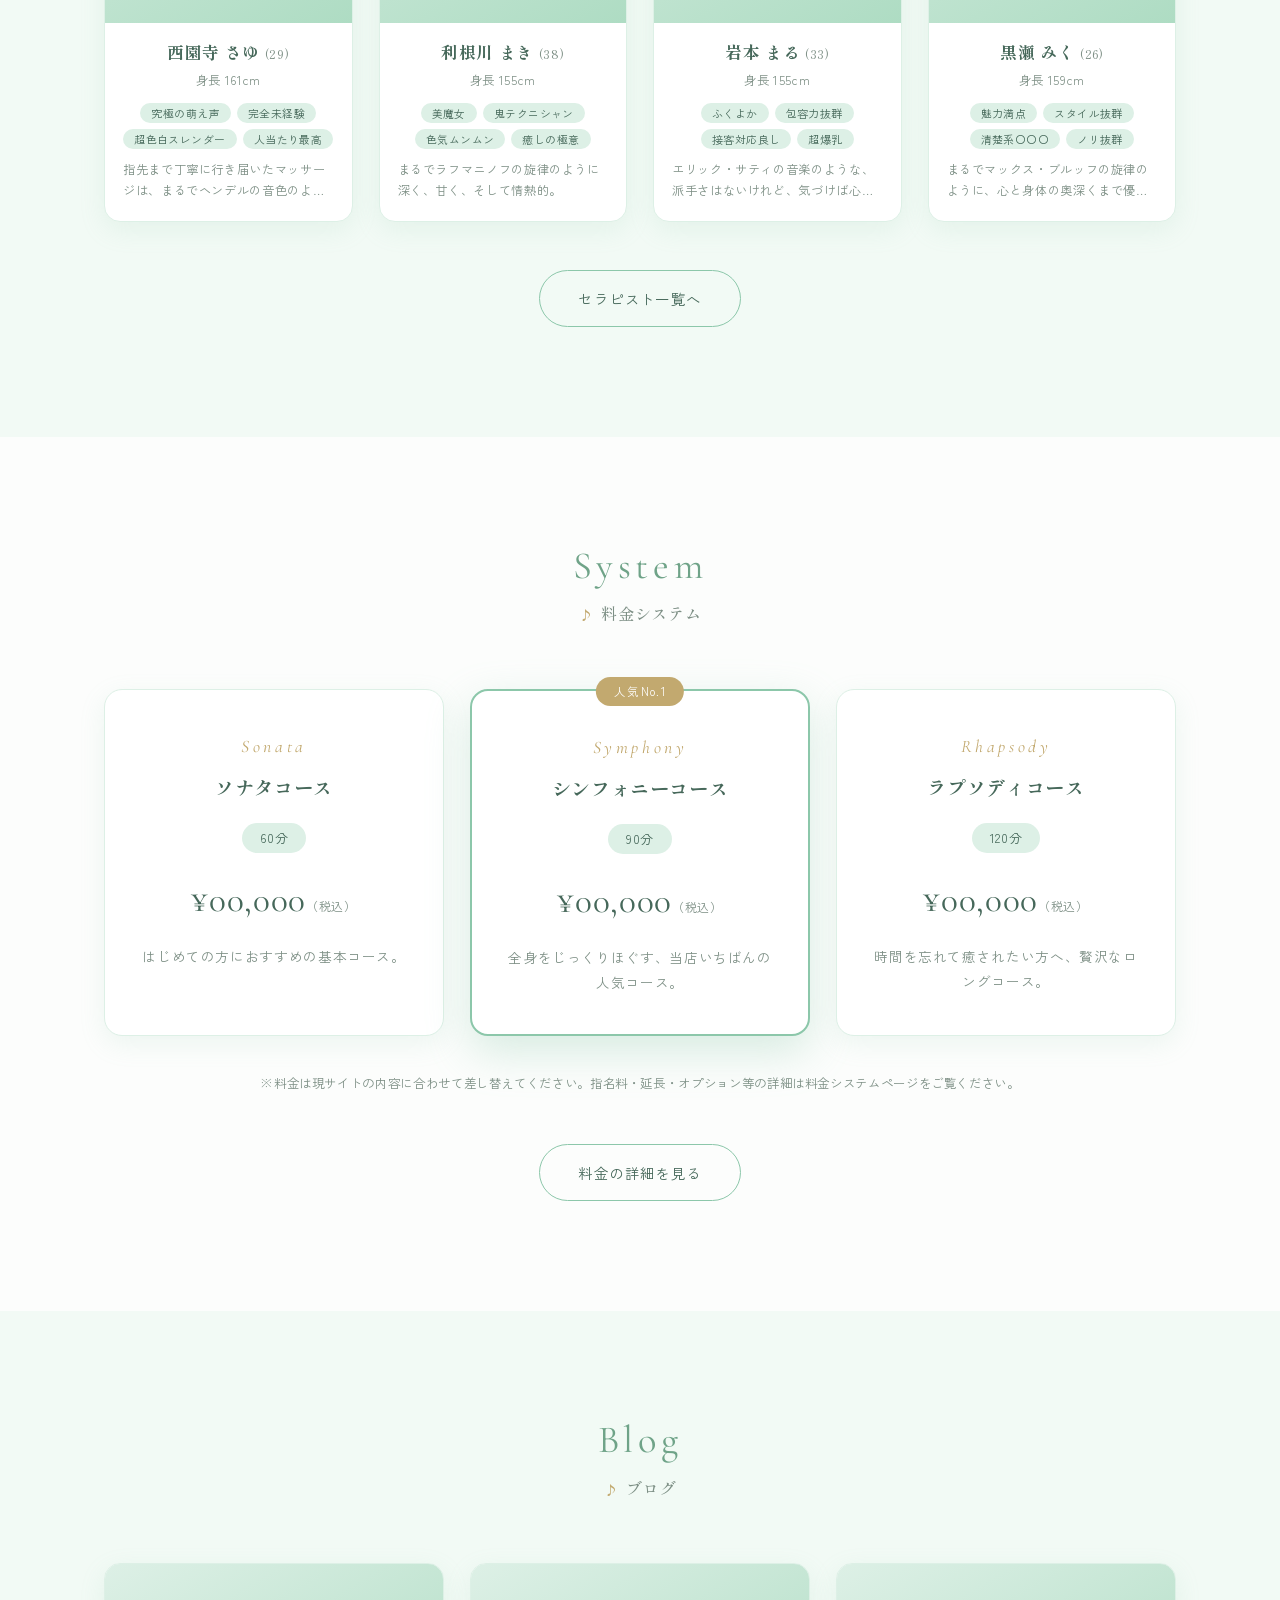
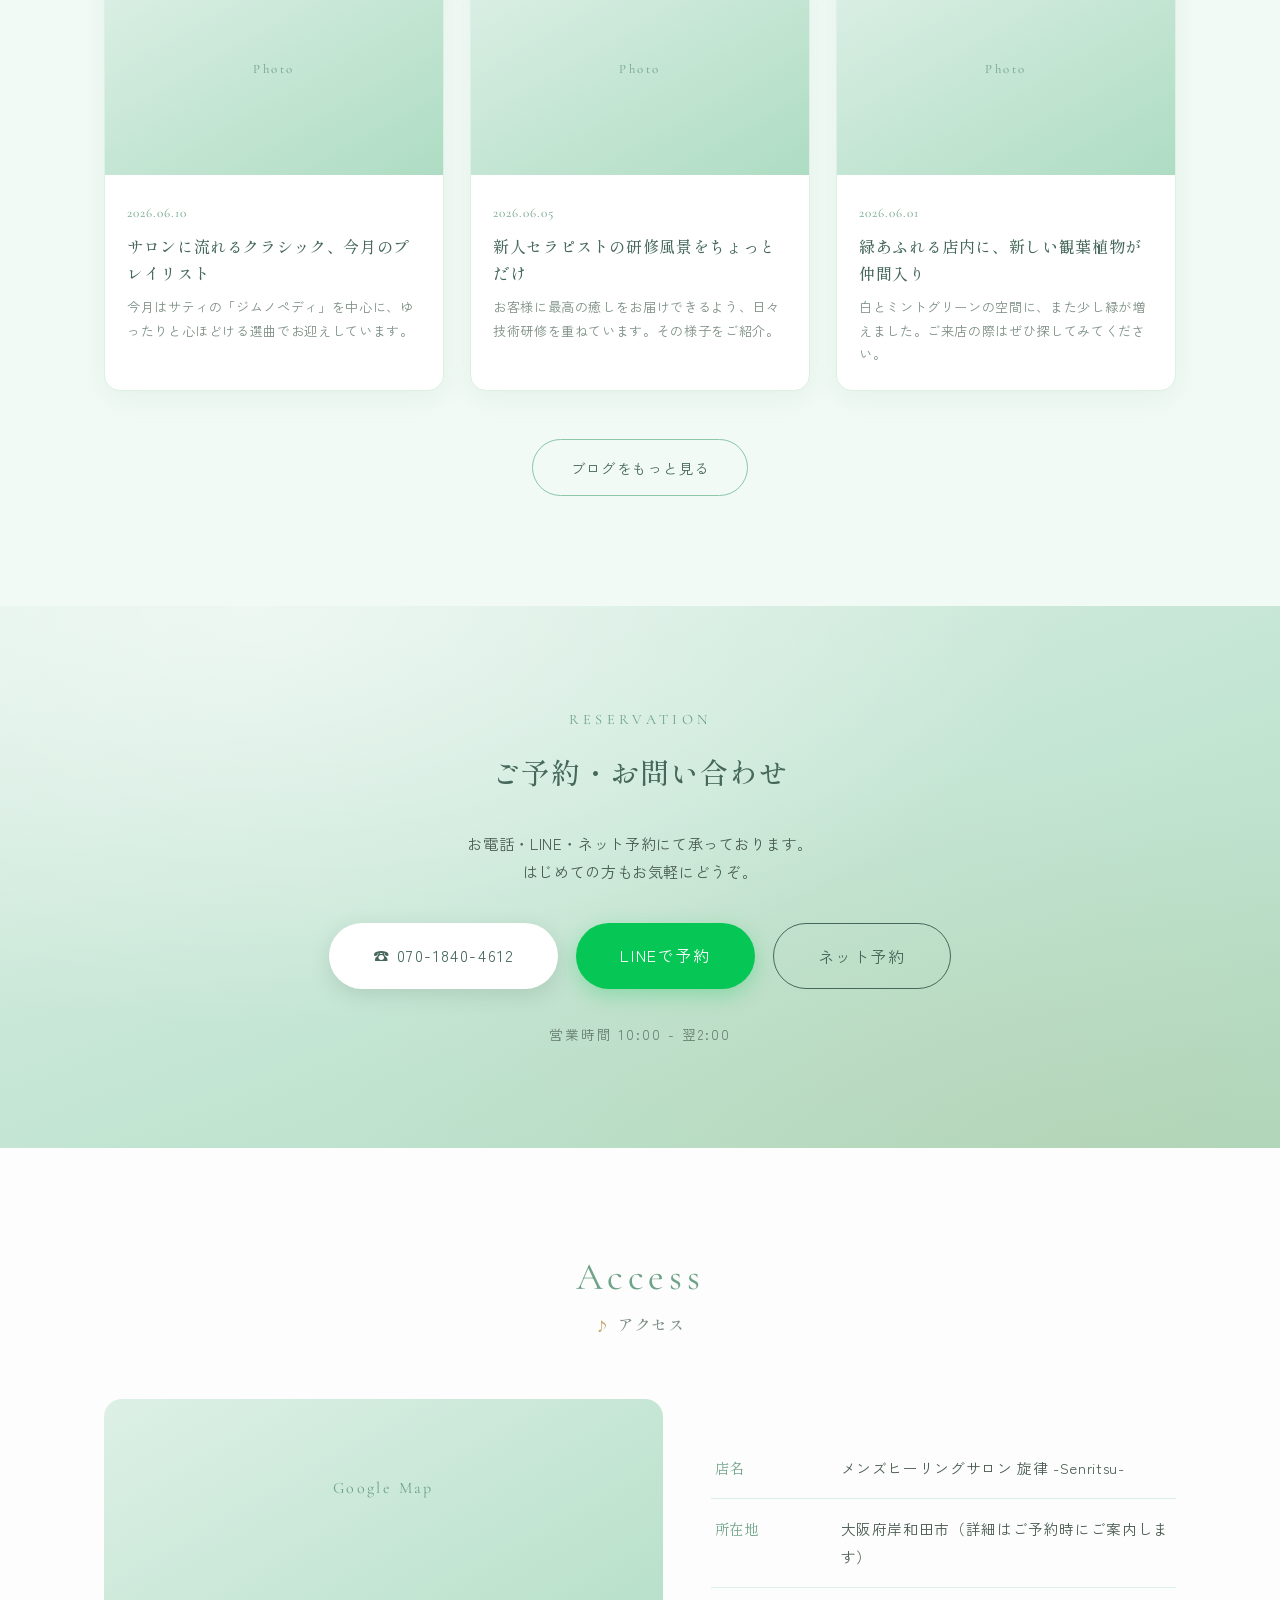
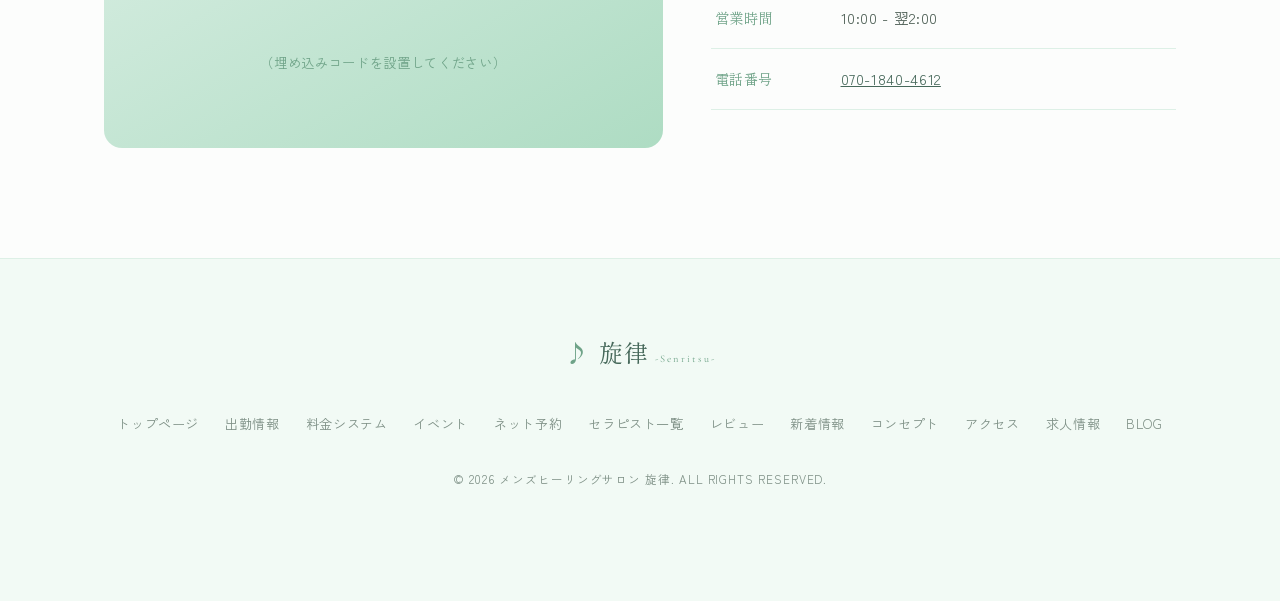
<file: senritu-renewal/index.html>
<!DOCTYPE html>
<html lang="ja">
<head>
<meta charset="UTF-8">
<meta name="viewport" content="width=device-width, initial-scale=1.0">
<title>旋律 -Senritsu- | 岸和田のメンズヒーリングサロン</title>
<meta name="description" content="クラシックの旋律に包まれて、心と身体をほどく。岸和田のメンズヒーリングサロン「旋律」。緑と白に満ちた癒しの空間で、極上のひとときをお過ごしください。">

<!-- canonical / favicon -->
<link rel="canonical" href="https://senritu.jp/">
<link rel="icon" type="image/svg+xml" href="favicon.svg">

<!-- OGP（SNS・LINEでシェアされたときの表示。ogp.jpg は 1200x630px の画像を用意して差し替えてください） -->
<meta property="og:type" content="website">
<meta property="og:url" content="https://senritu.jp/">
<meta property="og:title" content="旋律 -Senritsu- | 岸和田のメンズヒーリングサロン">
<meta property="og:description" content="クラシックの旋律に包まれて、心と身体をほどく。岸和田のメンズヒーリングサロン「旋律」。緑と白に満ちた癒しの空間で、極上のひとときをお過ごしください。">
<meta property="og:image" content="https://senritu.jp/ogp.jpg">
<meta property="og:site_name" content="メンズヒーリングサロン 旋律">
<meta property="og:locale" content="ja_JP">
<meta name="twitter:card" content="summary_large_image">

<!-- 構造化データ（Googleの地域検索向け） -->
<script type="application/ld+json">
{
  "@context": "https://schema.org",
  "@type": "HealthAndBeautyBusiness",
  "name": "メンズヒーリングサロン 旋律",
  "alternateName": "Senritsu",
  "description": "クラシック音楽の流れる岸和田のメンズヒーリングサロン。",
  "url": "https://senritu.jp/",
  "telephone": "+81-70-1840-4612",
  "image": "https://senritu.jp/ogp.jpg",
  "address": {
    "@type": "PostalAddress",
    "addressRegion": "大阪府",
    "addressLocality": "岸和田市",
    "addressCountry": "JP"
  },
  "openingHoursSpecification": {
    "@type": "OpeningHoursSpecification",
    "dayOfWeek": ["Monday","Tuesday","Wednesday","Thursday","Friday","Saturday","Sunday"],
    "opens": "10:00",
    "closes": "02:00"
  }
}
</script>
<link rel="preconnect" href="https://fonts.googleapis.com">
<link rel="preconnect" href="https://fonts.gstatic.com" crossorigin>
<link href="https://fonts.googleapis.com/css2?family=Shippori+Mincho:wght@400;500;600&family=Cormorant+Garamond:ital,wght@0,400;0,500;1,400&family=Zen+Kaku+Gothic+New:wght@300;400;500&display=swap" rel="stylesheet">
<link rel="stylesheet" href="css/style.css">
</head>
<body>

<!-- ローディング（五線譜と音符） -->
<div class="loader" id="loader" aria-hidden="true">
  <div class="loader-inner">
    <span class="loader-note">♪</span>
    <p class="loader-text">Senritsu</p>
  </div>
</div>

<!-- ヘッダー -->
<header class="header" id="header">
  <div class="header-inner">
    <a href="#top" class="logo">
      <span class="logo-mark">♪</span>
      <span class="logo-text">旋律<small>-Senritsu-</small></span>
    </a>
    <nav class="gnav" id="gnav">
      <ul>
        <li><a href="#top"><span>Top</span>トップ</a></li>
        <li><a href="#concept"><span>Concept</span>コンセプト</a></li>
        <li><a href="#schedule"><span>Schedule</span>出勤情報</a></li>
        <li><a href="#news"><span>News</span>新着情報</a></li>
        <li><a href="#therapist"><span>Therapist</span>セラピスト</a></li>
        <li><a href="#system"><span>System</span>料金システム</a></li>
        <li><a href="#blog"><span>Blog</span>ブログ</a></li>
        <li><a href="#access"><span>Access</span>アクセス</a></li>
        <li><a href="#" class="nav-reserve">ご予約<span class="nav-reserve-en">Reserve</span></a></li>
      </ul>
    </nav>
    <div class="header-info">
      <p class="header-open">OPEN 10:00 - 翌2:00</p>
      <a href="tel:07018404612" class="header-tel">070-1840-4612</a>
    </div>
    <button class="menu-btn" id="menuBtn" aria-label="メニューを開く">
      <span></span><span></span><span></span>
    </button>
  </div>
</header>

<!-- BGMトグル -->
<button class="bgm-toggle" id="bgmToggle" aria-label="クラシックBGMを再生">
  <span class="bgm-icon">♪</span>
  <span class="bgm-label">BGM</span>
</button>
<!-- お手持ちのライセンス音源（例: サティ「ジムノペディ第1番」等）を audio/bgm.mp3 に配置してください -->
<audio id="bgmAudio" src="audio/bgm.mp3" loop preload="none"></audio>

<main>

<!-- ヒーロー -->
<section class="hero" id="top">
  <div class="hero-bg">
    <div class="hero-leaf hero-leaf-1"></div>
    <div class="hero-leaf hero-leaf-2"></div>
    <div class="staff-lines" aria-hidden="true">
      <span></span><span></span><span></span><span></span><span></span>
    </div>
    <div class="floating-notes" aria-hidden="true">
      <i>♪</i><i>♩</i><i>♫</i><i>♪</i><i>♬</i><i>♩</i>
    </div>
  </div>
  <div class="hero-content">
    <p class="hero-sub fade-up">Men's Healing Salon in Kishiwada</p>
    <h1 class="hero-title fade-up">
      <span class="hero-title-line">クラシックの旋律に</span>
      <span class="hero-title-line">包まれて、心をほどく。</span>
    </h1>
    <p class="hero-lead fade-up">
      緑と白に満ちた静かな空間。<br>
      やわらかな調べとともに、極上の癒しのひとときを。
    </p>
    <div class="hero-btns fade-up">
      <a href="#" class="btn btn-primary">ネット予約はこちら</a>
      <a href="#concept" class="btn btn-ghost">サロンについて</a>
    </div>
  </div>
  <div class="hero-scroll"><span>Scroll</span></div>
</section>

<!-- コンセプト -->
<section class="concept section" id="concept">
  <div class="container">
    <div class="sec-head fade-up">
      <p class="sec-en">Concept</p>
      <h2 class="sec-ja">コンセプト</h2>
    </div>
    <div class="concept-grid">
      <div class="concept-text fade-up">
        <h3 class="concept-catch">
          一曲の調べのように、<br>あなたの時間がやさしく流れていく。
        </h3>
        <p>
          「旋律」は、クラシック音楽の流れるヒーリングサロンです。<br>
          扉を開けた瞬間に広がるのは、深い緑とやわらかな白に包まれた静寂の空間。
          ピアノや弦楽の調べに身をゆだねながら、熟練セラピストによる丁寧な施術で、
          日々の疲れを音もなくほどいていきます。
        </p>
        <p>
          忙しい毎日に、楽章のあいだの休符のような時間を。<br>
          岸和田「旋律」で、最高の癒しを奏でてみてください。
        </p>
      </div>
      <div class="concept-features fade-up">
        <div class="feature-card">
          <span class="feature-icon">♬</span>
          <h4>クラシックの調べ</h4>
          <p>厳選したクラシックの名曲が、静かに空間を満たします。</p>
        </div>
        <div class="feature-card">
          <span class="feature-icon">❧</span>
          <h4>緑に癒される空間</h4>
          <p>グリーンと白を基調にした、森の中のような安らぎの内装。</p>
        </div>
        <div class="feature-card">
          <span class="feature-icon">✦</span>
          <h4>確かな技術</h4>
          <p>研修を重ねたセラピストが、お一人おひとりに合わせて施術。</p>
        </div>
      </div>
    </div>
  </div>
</section>

<!-- 本日の出勤 -->
<section class="schedule section section-tinted" id="schedule">
  <div class="container">
    <div class="sec-head fade-up">
      <p class="sec-en">Schedule</p>
      <h2 class="sec-ja">本日の出勤情報</h2>
    </div>
    <div class="schedule-list">
      <article class="schedule-card fade-up">
        <div class="schedule-photo"><span class="photo-placeholder">Photo</span></div>
        <div class="schedule-body">
          <p class="schedule-status">予約受付中</p>
          <h3 class="schedule-name">月山 ひめか <small>(26)</small></h3>
          <p class="schedule-meta">身長 150cm</p>
          <p class="schedule-time">♪ 14:00 - 翌2:00</p>
          <div class="tags">
            <span class="tag">むちむちギャル</span><span class="tag">リアル人妻</span><span class="tag">どえらい愛嬌</span>
          </div>
        </div>
      </article>
      <article class="schedule-card fade-up">
        <div class="schedule-photo"><span class="photo-placeholder">Photo</span></div>
        <div class="schedule-body">
          <p class="schedule-status">予約受付中</p>
          <h3 class="schedule-name">岩本 まる <small>(33)</small></h3>
          <p class="schedule-meta">身長 155cm</p>
          <p class="schedule-time">♪ 19:30 - 翌2:00</p>
          <div class="tags">
            <span class="tag">ふくよか</span><span class="tag">包容力抜群</span><span class="tag">接客対応良し</span>
          </div>
        </div>
      </article>
    </div>
    <div class="sec-more fade-up">
      <a href="schedule.html" class="btn btn-outline">出勤情報をすべて見る</a>
    </div>
  </div>
</section>

<!-- 新着情報 -->
<section class="news section" id="news">
  <div class="container container-narrow">
    <div class="sec-head fade-up">
      <p class="sec-en">News</p>
      <h2 class="sec-ja">新着情報</h2>
    </div>
    <ul class="news-list fade-up">
      <li><a href="#"><time datetime="2026-06-12">2026.06.12</time><span class="news-tag">出勤</span><p>月山ひめか(26)／14時よりご案内可能です ♪</p></a></li>
      <li><a href="#"><time datetime="2026-06-12">2026.06.12</time><span class="news-tag">出勤</span><p>岩本まる(33)／19時30分よりご案内可能です ♪</p></a></li>
      <li><a href="#"><time datetime="2026-06-12">2026.06.12</time><span class="news-tag news-tag-event">イベント</span><p>イベント実施中 ♪ 詳しくはイベントページをご覧ください。</p></a></li>
    </ul>
    <div class="sec-more fade-up">
      <a href="#" class="btn btn-outline">新着情報をもっと見る</a>
    </div>
  </div>
</section>

<!-- セラピスト -->
<section class="therapist section section-tinted" id="therapist">
  <div class="container">
    <div class="sec-head fade-up">
      <p class="sec-en">Therapist</p>
      <h2 class="sec-ja">セラピスト</h2>
    </div>
    <div class="therapist-grid">
      <a class="t-card fade-up" href="profile/20.html" data-id="20">
        <div class="t-photo"><span class="photo-placeholder">Photo</span></div>
        <h3>本条 まりん <small>(24)</small></h3><p class="t-height">身長 157cm</p>
        <div class="tags"><span class="tag">至高のスタイル</span><span class="tag">女神</span><span class="tag">愛嬌抜群</span><span class="tag">完全未経験</span></div>
        <p class="t-comment">誰もが振り返る美しい容姿に加え、女性らしさが際立つ魅力。</p>
      </a>
      <a class="t-card fade-up" href="profile/27.html" data-id="27">
        <div class="t-photo"><span class="photo-placeholder">Photo</span></div>
        <h3>月山 ひめか <small>(26)</small></h3><p class="t-height">身長 150cm</p>
        <div class="tags"><span class="tag">むちむちギャル</span><span class="tag">リアル人妻</span><span class="tag">どえらい愛嬌</span><span class="tag">ノリしか勝たん</span></div>
        <p class="t-comment">笑顔も癒しも満点級。会えばわかる、月山ひめかという特別な存在。</p>
      </a>
      <a class="t-card fade-up" href="profile/26.html" data-id="26">
        <div class="t-photo"><span class="photo-placeholder">Photo</span></div>
        <h3>園田 なつ <small>(28)</small></h3><p class="t-height">身長 160cm</p>
        <div class="tags"><span class="tag">真面目ちゃん</span><span class="tag">完全未経験</span><span class="tag">グラマー</span><span class="tag">小手先の使い手</span></div>
        <p class="t-comment">オリヴィエ・メシアンが描いた幻想世界のように、静かに深く心へ残っていくでしょう。</p>
      </a>
      <a class="t-card fade-up" href="profile/25.html" data-id="25">
        <div class="t-photo"><span class="photo-placeholder">Photo</span></div>
        <h3>桃瀬 くるみ <small>(33)</small></h3><p class="t-height">身長 169cm</p>
        <div class="tags"><span class="tag">神スタイル</span><span class="tag">リアル美人</span><span class="tag">最強人気候補</span><span class="tag">店長イチオシ</span></div>
        <p class="t-comment">まるでマンガの世界からそのまま抜け出してきたかのような奇跡の存在——</p>
      </a>
      <a class="t-card fade-up" href="profile/24.html" data-id="24">
        <div class="t-photo"><span class="photo-placeholder">Photo</span></div>
        <h3>甘露寺 りず <small>(30)</small></h3><p class="t-height">身長 160cm</p>
        <div class="tags"><span class="tag">リアルビーナス</span><span class="tag">魅力の塊</span><span class="tag">オーナー超おすすめ</span><span class="tag">超レア出勤</span></div>
        <p class="t-comment">一度出会えば、もう戻れない——。その名を聞くだけで胸が高鳴る、まさに“虜になる存在”。</p>
      </a>
      <a class="t-card fade-up" href="profile/23.html" data-id="23">
        <div class="t-photo"><span class="photo-placeholder">Photo</span></div>
        <h3>有村 ひな <small>(24)</small></h3><p class="t-height">身長 149cm</p>
        <div class="tags"><span class="tag">ミニマムキュート</span><span class="tag">最強スレンダー</span><span class="tag">愛嬌抜群</span><span class="tag">超美人</span></div>
        <p class="t-comment">クロード・ドビュッシーの音色のように甘く、深く、心を溶かしていきます。</p>
      </a>
      <a class="t-card fade-up" href="profile/9.html" data-id="9">
        <div class="t-photo"><span class="photo-placeholder">Photo</span></div>
        <h3>天河 りり <small>(24)</small></h3><p class="t-height">身長 155cm</p>
        <div class="tags"><span class="tag">可愛い系</span><span class="tag">テクニシャン</span><span class="tag">愛嬌抜群</span><span class="tag">店長イチオシ</span></div>
        <p class="t-comment">彼女が奏でるマッサージはまるでモーツァルト！</p>
      </a>
      <a class="t-card fade-up" href="profile/17.html" data-id="17">
        <div class="t-photo"><span class="photo-placeholder">Photo</span></div>
        <h3>佐々木 のあ <small>(22)</small></h3><p class="t-height">身長 155cm</p>
        <div class="tags"><span class="tag">可愛い系</span><span class="tag">超絶癒し系</span><span class="tag">センス抜群</span><span class="tag">店長イチオシ</span></div>
        <p class="t-comment">あなたの疲れに寄り添う、若き癒しの演奏者。</p>
      </a>
      <a class="t-card fade-up" href="profile/21.html" data-id="21">
        <div class="t-photo"><span class="photo-placeholder">Photo</span></div>
        <h3>西園寺 さゆ <small>(29)</small></h3><p class="t-height">身長 161cm</p>
        <div class="tags"><span class="tag">究極の萌え声</span><span class="tag">完全未経験</span><span class="tag">超色白スレンダー</span><span class="tag">人当たり最高</span></div>
        <p class="t-comment">指先まで丁寧に行き届いたマッサージは、まるでヘンデルの音色のよう♪</p>
      </a>
      <a class="t-card fade-up" href="profile/22.html" data-id="22">
        <div class="t-photo"><span class="photo-placeholder">Photo</span></div>
        <h3>利根川 まき <small>(38)</small></h3><p class="t-height">身長 155cm</p>
        <div class="tags"><span class="tag">美魔女</span><span class="tag">鬼テクニシャン</span><span class="tag">色気ムンムン</span><span class="tag">癒しの極意</span></div>
        <p class="t-comment">まるでラフマニノフの旋律のように深く、甘く、そして情熱的。</p>
      </a>
      <a class="t-card fade-up" href="profile/19.html" data-id="19">
        <div class="t-photo"><span class="photo-placeholder">Photo</span></div>
        <h3>岩本 まる <small>(33)</small></h3><p class="t-height">身長 155cm</p>
        <div class="tags"><span class="tag">ふくよか</span><span class="tag">包容力抜群</span><span class="tag">接客対応良し</span><span class="tag">超爆乳</span></div>
        <p class="t-comment">エリック・サティの音楽のような、派手さはないけれど、気づけば心に深く染み込む癒し。</p>
      </a>
      <a class="t-card fade-up" href="profile/11.html" data-id="11">
        <div class="t-photo"><span class="photo-placeholder">Photo</span></div>
        <h3>黒瀬 みく <small>(26)</small></h3><p class="t-height">身長 159cm</p>
        <div class="tags"><span class="tag">魅力満点</span><span class="tag">スタイル抜群</span><span class="tag">清楚系〇〇〇</span><span class="tag">ノリ抜群</span></div>
        <p class="t-comment">まるでマックス・ブルッフの旋律のように、心と身体の奥深くまで優しく響き渡ります。</p>
      </a>
    </div>
    <div class="sec-more fade-up">
      <a href="#" class="btn btn-outline">セラピスト一覧へ</a>
    </div>
  </div>
</section>

<!-- 料金システム -->
<section class="system section" id="system">
  <div class="container">
    <div class="sec-head fade-up">
      <p class="sec-en">System</p>
      <h2 class="sec-ja">料金システム</h2>
    </div>
    <div class="system-grid">
      <div class="system-card fade-up">
        <p class="system-course-en">Sonata</p>
        <h3>ソナタコース</h3>
        <p class="system-time">60分</p>
        <p class="system-price">¥00,000<small>（税込）</small></p>
        <p class="system-desc">はじめての方におすすめの基本コース。</p>
      </div>
      <div class="system-card system-card-featured fade-up">
        <p class="system-badge">人気No.1</p>
        <p class="system-course-en">Symphony</p>
        <h3>シンフォニーコース</h3>
        <p class="system-time">90分</p>
        <p class="system-price">¥00,000<small>（税込）</small></p>
        <p class="system-desc">全身をじっくりほぐす、当店いちばんの人気コース。</p>
      </div>
      <div class="system-card fade-up">
        <p class="system-course-en">Rhapsody</p>
        <h3>ラプソディコース</h3>
        <p class="system-time">120分</p>
        <p class="system-price">¥00,000<small>（税込）</small></p>
        <p class="system-desc">時間を忘れて癒されたい方へ、贅沢なロングコース。</p>
      </div>
    </div>
    <p class="system-note fade-up">※料金は現サイトの内容に合わせて差し替えてください。指名料・延長・オプション等の詳細は料金システムページをご覧ください。</p>
    <div class="sec-more fade-up">
      <a href="#" class="btn btn-outline">料金の詳細を見る</a>
    </div>
  </div>
</section>

<!-- ブログ -->
<section class="blog section section-tinted" id="blog">
  <div class="container">
    <div class="sec-head fade-up">
      <p class="sec-en">Blog</p>
      <h2 class="sec-ja">ブログ</h2>
    </div>
    <div class="blog-grid">
      <a href="#" class="blog-card fade-up">
        <div class="blog-thumb">Photo</div>
        <div class="blog-body">
          <time datetime="2026-06-10">2026.06.10</time>
          <h3>サロンに流れるクラシック、今月のプレイリスト</h3>
          <p>今月はサティの「ジムノペディ」を中心に、ゆったりと心ほどける選曲でお迎えしています。</p>
        </div>
      </a>
      <a href="#" class="blog-card fade-up">
        <div class="blog-thumb">Photo</div>
        <div class="blog-body">
          <time datetime="2026-06-05">2026.06.05</time>
          <h3>新人セラピストの研修風景をちょっとだけ</h3>
          <p>お客様に最高の癒しをお届けできるよう、日々技術研修を重ねています。その様子をご紹介。</p>
        </div>
      </a>
      <a href="#" class="blog-card fade-up">
        <div class="blog-thumb">Photo</div>
        <div class="blog-body">
          <time datetime="2026-06-01">2026.06.01</time>
          <h3>緑あふれる店内に、新しい観葉植物が仲間入り</h3>
          <p>白とミントグリーンの空間に、また少し緑が増えました。ご来店の際はぜひ探してみてください。</p>
        </div>
      </a>
    </div>
    <div class="sec-more fade-up">
      <a href="#" class="btn btn-outline">ブログをもっと見る</a>
    </div>
  </div>
</section>

<!-- 予約CTA -->
<section class="cta">
  <div class="cta-inner fade-up">
    <p class="cta-en">Reservation</p>
    <h2>ご予約・お問い合わせ</h2>
    <p class="cta-lead">お電話・LINE・ネット予約にて承っております。<br>はじめての方もお気軽にどうぞ。</p>
    <div class="cta-btns">
      <a href="tel:07018404612" class="btn btn-primary btn-lg">☎ 070-1840-4612</a>
      <a href="#" class="btn btn-line btn-lg">LINEで予約</a>
      <a href="#" class="btn btn-ghost-light btn-lg">ネット予約</a>
    </div>
    <p class="cta-open">営業時間 10:00 - 翌2:00</p>
  </div>
</section>

<!-- アクセス -->
<section class="access section" id="access">
  <div class="container">
    <div class="sec-head fade-up">
      <p class="sec-en">Access</p>
      <h2 class="sec-ja">アクセス</h2>
    </div>
    <div class="access-grid fade-up">
      <div class="access-map">
        <div class="map-placeholder">Google Map<br><small>（埋め込みコードを設置してください）</small></div>
      </div>
      <dl class="access-info">
        <div><dt>店名</dt><dd>メンズヒーリングサロン 旋律 -Senritsu-</dd></div>
        <div><dt>所在地</dt><dd>大阪府岸和田市（詳細はご予約時にご案内します）</dd></div>
        <div><dt>営業時間</dt><dd>10:00 - 翌2:00</dd></div>
        <div><dt>電話番号</dt><dd><a href="tel:07018404612">070-1840-4612</a></dd></div>
      </dl>
    </div>
  </div>
</section>

</main>

<!-- フッター -->
<footer class="footer">
  <div class="footer-inner">
    <p class="footer-logo"><span>♪</span> 旋律 <small>-Senritsu-</small></p>
    <nav class="footer-nav">
      <ul>
        <li><a href="#top">トップページ</a></li>
        <li><a href="#schedule">出勤情報</a></li>
        <li><a href="#system">料金システム</a></li>
        <li><a href="#">イベント</a></li>
        <li><a href="#">ネット予約</a></li>
        <li><a href="#therapist">セラピスト一覧</a></li>
        <li><a href="#">レビュー</a></li>
        <li><a href="#news">新着情報</a></li>
        <li><a href="#concept">コンセプト</a></li>
        <li><a href="#access">アクセス</a></li>
        <li><a href="#">求人情報</a></li>
        <li><a href="#blog">BLOG</a></li>
      </ul>
    </nav>
    <p class="footer-copy">© 2026 メンズヒーリングサロン 旋律. ALL RIGHTS RESERVED.</p>
  </div>
</footer>

<!-- モバイル固定ナビ -->
<nav class="mobile-bar">
  <a href="tel:07018404612"><span>☎</span>電話</a>
  <a href="#"><span>💬</span>LINE</a>
  <a href="#"><span>♪</span>予約</a>
  <a href="#top"><span>↑</span>上へ</a>
</nav>

<!-- セラピスト詳細プロフィールモーダル -->
<div class="modal" id="profileModal" aria-hidden="true">
  <div class="modal-overlay" data-modal-close></div>
  <div class="modal-panel" role="dialog" aria-modal="true" aria-labelledby="modalName">
    <button class="modal-close" data-modal-close aria-label="閉じる">×</button>
    <div class="modal-scroll">
      <div class="modal-grid">
        <div class="modal-photo"><span class="photo-placeholder">Photo</span></div>
        <div class="modal-info">
          <p class="modal-label">Profile</p>
          <p class="modal-catch" id="modalCatch"></p>
          <h3 class="modal-name" id="modalName"></h3>
          <p class="modal-height" id="modalHeight"></p>
          <div class="tags modal-tags" id="modalTags"></div>
          <dl class="modal-qa" id="modalQa"></dl>
        </div>
      </div>
      <div class="modal-comment" id="modalComment"></div>
      <div class="modal-actions">
        <a href="#" class="btn btn-primary">この子に会いに行く（ネット予約）</a>
        <a href="tel:07018404612" class="btn btn-outline">☎ 070-1840-4612</a>
      </div>
    </div>
  </div>
</div>

<script src="js/therapists.js"></script>
<script src="js/main.js"></script>
</body>
</html>
</file>
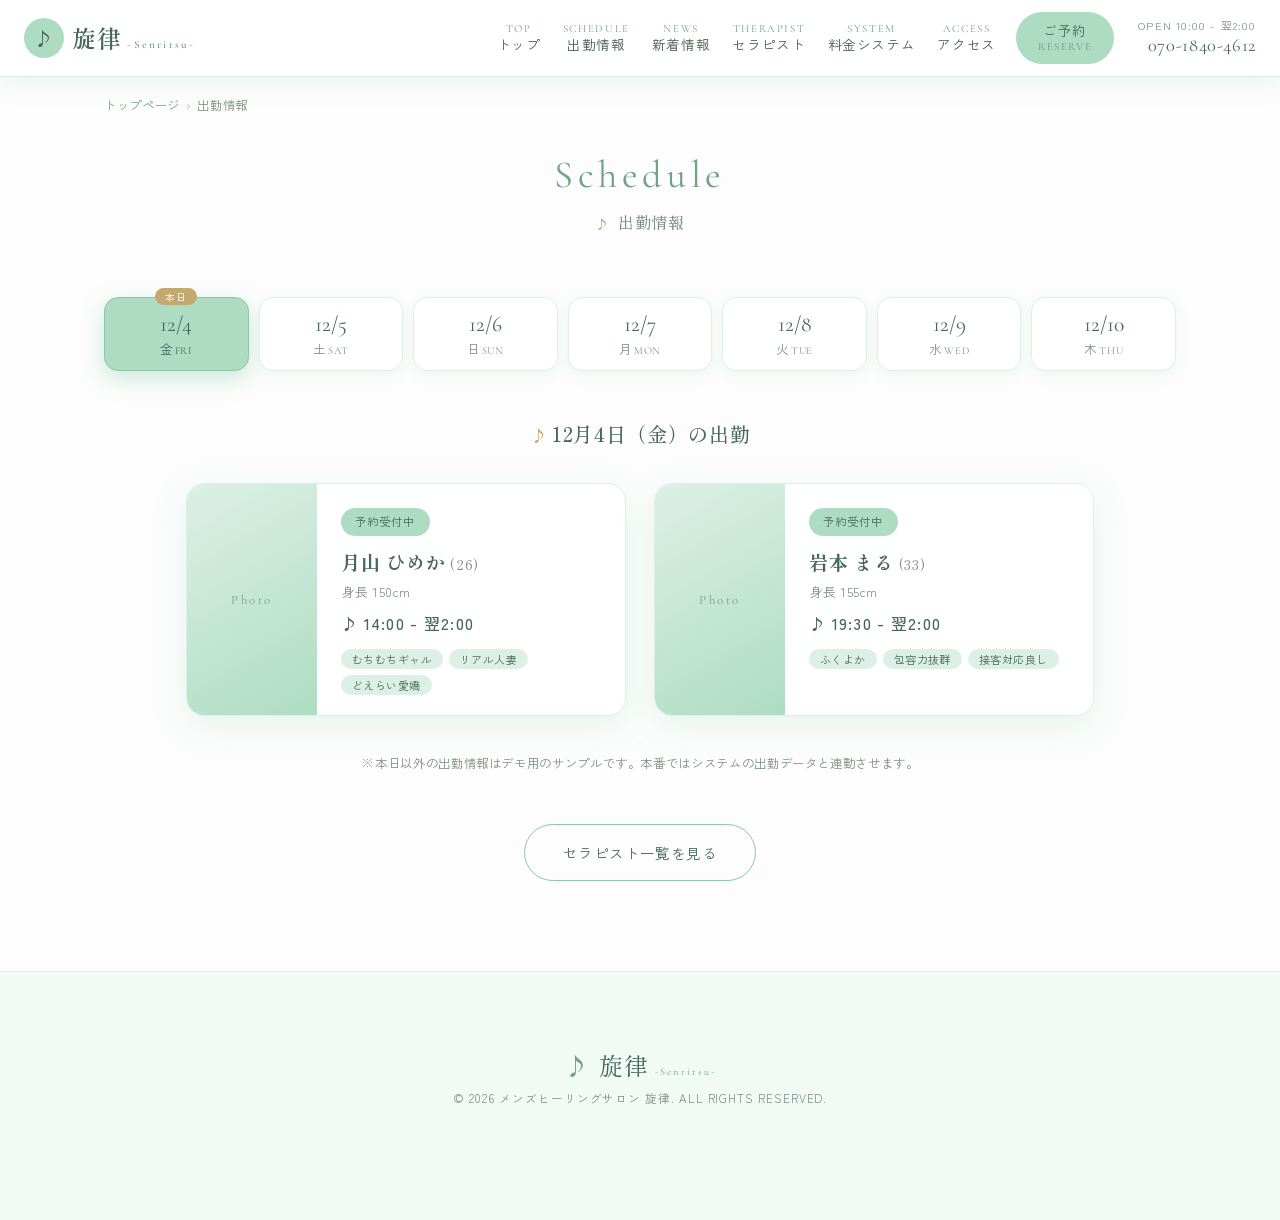
<file: schedule.html>
<!DOCTYPE html>
<html lang="ja">
<head>
<meta charset="UTF-8">
<meta name="viewport" content="width=device-width, initial-scale=1.0">
<title>出勤情報（週間スケジュール） | 旋律 -Senritsu- 岸和田のメンズヒーリングサロン</title>
<meta name="description" content="岸和田のメンズヒーリングサロン「旋律」の出勤情報。本日から1週間分のセラピスト出勤スケジュールをご覧いただけます。">
<link rel="canonical" href="https://senritu.jp/schedule.html">
<link rel="icon" type="image/svg+xml" href="favicon.svg">
<meta property="og:type" content="website">
<meta property="og:url" content="https://senritu.jp/schedule.html">
<meta property="og:title" content="出勤情報（週間スケジュール) | 旋律 -Senritsu-">
<meta property="og:description" content="本日から1週間分のセラピスト出勤スケジュールをご覧いただけます。">
<meta property="og:image" content="https://senritu.jp/ogp.jpg">
<meta property="og:site_name" content="メンズヒーリングサロン 旋律">
<meta property="og:locale" content="ja_JP">
<meta name="twitter:card" content="summary_large_image">
<link rel="preconnect" href="https://fonts.googleapis.com">
<link rel="preconnect" href="https://fonts.gstatic.com" crossorigin>
<link href="https://fonts.googleapis.com/css2?family=Shippori+Mincho:wght@400;500;600&family=Cormorant+Garamond:ital,wght@0,400;0,500;1,400&family=Zen+Kaku+Gothic+New:wght@300;400;500&display=swap" rel="stylesheet">
<link rel="stylesheet" href="css/style.css">
</head>
<body class="profile-page">

<header class="header is-scrolled" id="header">
  <div class="header-inner">
    <a href="index.html" class="logo">
      <span class="logo-mark">♪</span>
      <span class="logo-text">旋律<small>-Senritsu-</small></span>
    </a>
    <nav class="gnav" id="gnav">
      <ul>
        <li><a href="index.html"><span>Top</span>トップ</a></li>
        <li><a href="schedule.html"><span>Schedule</span>出勤情報</a></li>
        <li><a href="index.html#news"><span>News</span>新着情報</a></li>
        <li><a href="index.html#therapist"><span>Therapist</span>セラピスト</a></li>
        <li><a href="index.html#system"><span>System</span>料金システム</a></li>
        <li><a href="index.html#access"><span>Access</span>アクセス</a></li>
        <li><a href="#" class="nav-reserve">ご予約<span class="nav-reserve-en">Reserve</span></a></li>
      </ul>
    </nav>
    <div class="header-info">
      <p class="header-open">OPEN 10:00 - 翌2:00</p>
      <a href="tel:07018404612" class="header-tel">070-1840-4612</a>
    </div>
    <button class="menu-btn" id="menuBtn" aria-label="メニューを開く">
      <span></span><span></span><span></span>
    </button>
  </div>
</header>

<main>
  <div class="container">
    <nav class="breadcrumb" aria-label="パンくずリスト">
      <ol>
        <li><a href="index.html">トップページ</a></li>
        <li>出勤情報</li>
      </ol>
    </nav>

    <section class="schedule-week">
      <div class="sec-head">
        <p class="sec-en">Schedule</p>
        <h1 class="sec-ja">出勤情報</h1>
      </div>

      <!-- 日付タブ（本日から7日分） -->
      <div class="day-tabs" id="dayTabs" role="tablist" aria-label="日付を選択"></div>

      <h2 class="day-heading" id="dayHeading"></h2>
      <div class="schedule-list day-list" id="dayList"></div>

      <p class="system-note">※本日以外の出勤情報はデモ用のサンプルです。本番ではシステムの出勤データと連動させます。</p>

      <div class="sec-more">
        <a href="index.html#therapist" class="btn btn-outline">セラピスト一覧を見る</a>
      </div>
    </section>
  </div>
</main>

<footer class="footer">
  <div class="footer-inner">
    <p class="footer-logo"><span>♪</span> 旋律 <small>-Senritsu-</small></p>
    <p class="footer-copy">© 2026 メンズヒーリングサロン 旋律. ALL RIGHTS RESERVED.</p>
  </div>
</footer>

<!-- セラピスト詳細プロフィールモーダル -->
<div class="modal" id="profileModal" aria-hidden="true">
  <div class="modal-overlay" data-modal-close></div>
  <div class="modal-panel" role="dialog" aria-modal="true" aria-labelledby="modalName">
    <button class="modal-close" data-modal-close aria-label="閉じる">×</button>
    <div class="modal-scroll">
      <div class="modal-grid">
        <div class="modal-photo"><span class="photo-placeholder">Photo</span></div>
        <div class="modal-info">
          <p class="modal-label">Profile</p>
          <p class="modal-catch" id="modalCatch"></p>
          <h3 class="modal-name" id="modalName"></h3>
          <p class="modal-height" id="modalHeight"></p>
          <div class="tags modal-tags" id="modalTags"></div>
          <dl class="modal-qa" id="modalQa"></dl>
        </div>
      </div>
      <div class="modal-comment" id="modalComment"></div>
      <div class="modal-actions">
        <a href="#" class="btn btn-primary">この子に会いに行く（ネット予約）</a>
        <a href="tel:07018404612" class="btn btn-outline">☎ 070-1840-4612</a>
      </div>
    </div>
  </div>
</div>

<script src="js/therapists.js"></script>
<script src="js/schedule.js"></script>
<script src="js/profile-modal.js"></script>
<script>
const menuBtn = document.getElementById('menuBtn');
const gnav = document.getElementById('gnav');
menuBtn.addEventListener('click', () => {
  const open = gnav.classList.toggle('is-open');
  menuBtn.classList.toggle('is-open', open);
});
</script>
</body>
</html>
</file>
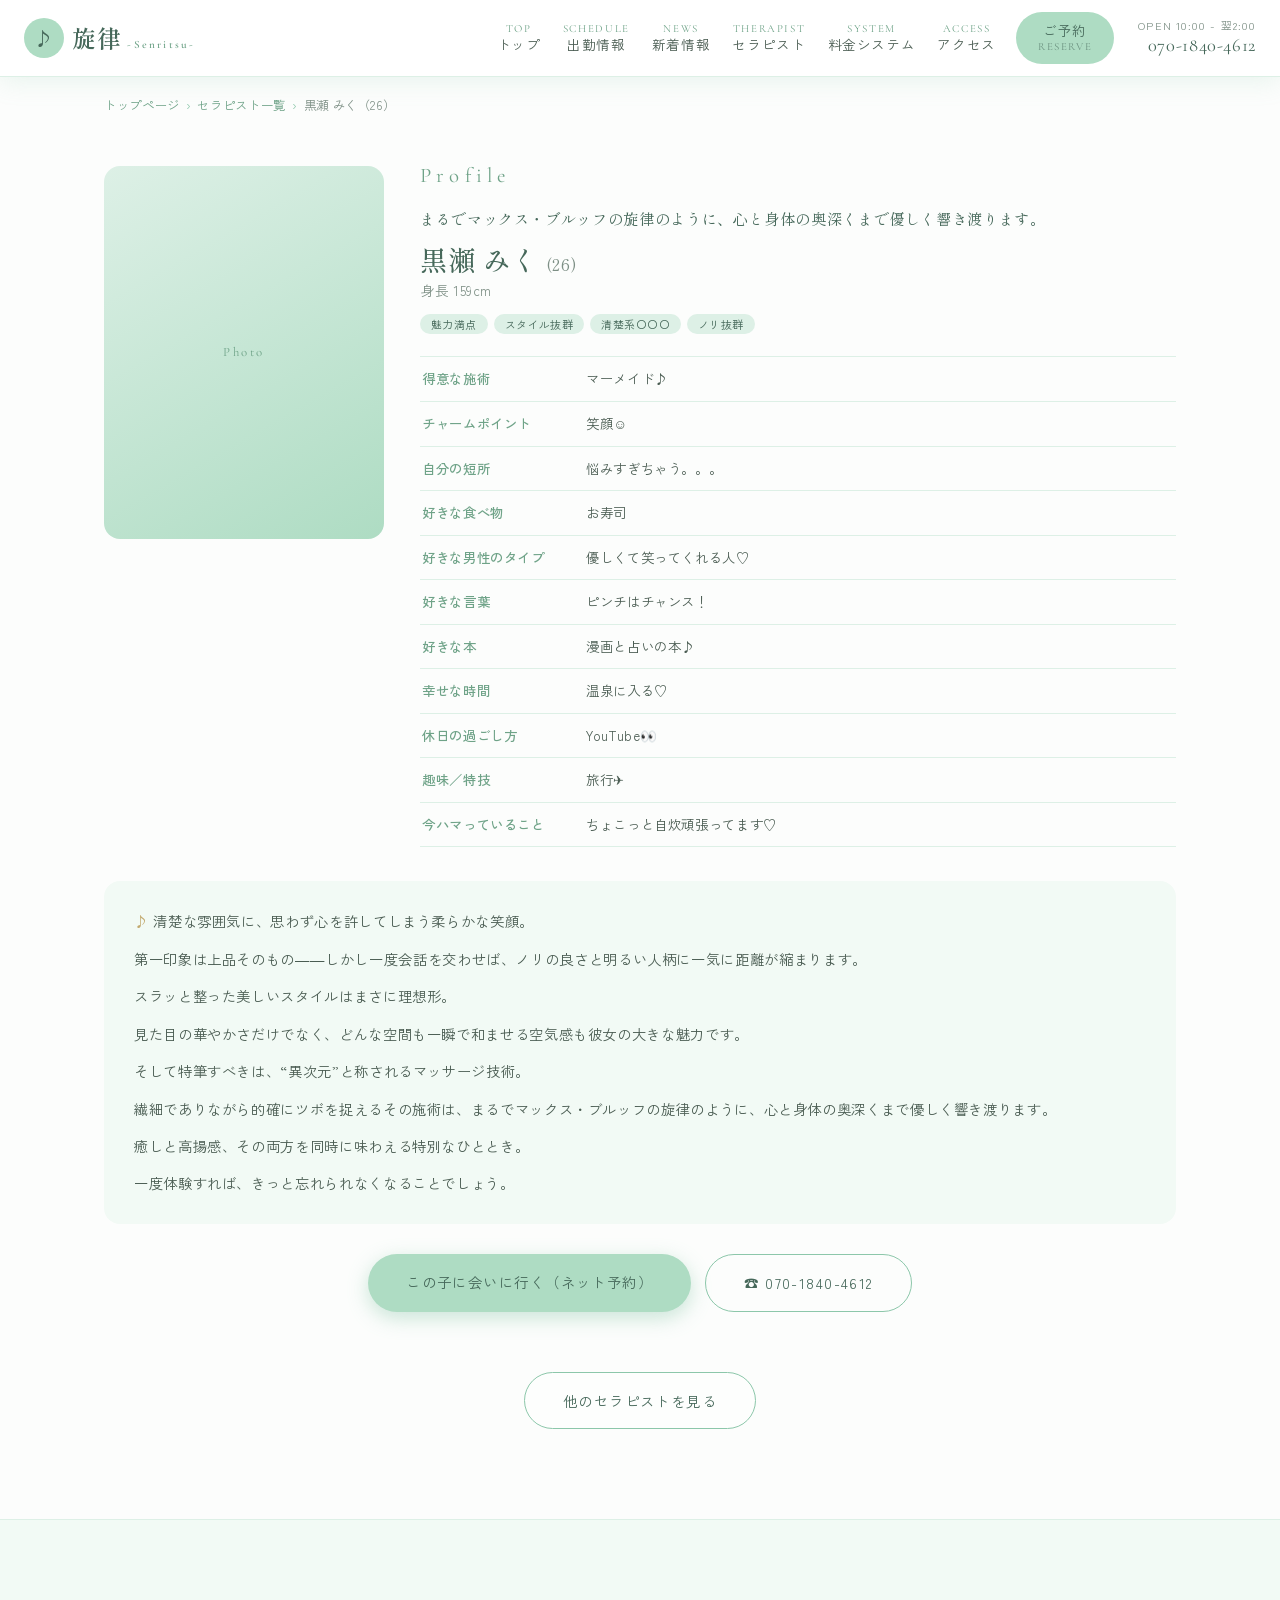
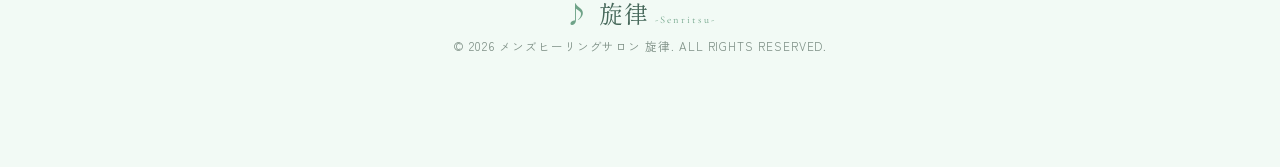
<file: profile/11.html>
<!DOCTYPE html>
<html lang="ja">
<head>
<meta charset="UTF-8">
<meta name="viewport" content="width=device-width, initial-scale=1.0">
<title>黒瀬 みく(26) | セラピスト紹介 | 旋律 -Senritsu- 岸和田のメンズヒーリングサロン</title>
<meta name="description" content="岸和田のメンズヒーリングサロン「旋律」のセラピスト、黒瀬 みく（26）のプロフィール。まるでマックス・ブルッフの旋律のように、心と身体の奥深くまで優しく響き渡ります。">
<link rel="canonical" href="https://senritu.jp/profile/11.html">
<link rel="icon" type="image/svg+xml" href="../favicon.svg">
<meta property="og:type" content="profile">
<meta property="og:url" content="https://senritu.jp/profile/11.html">
<meta property="og:title" content="黒瀬 みく(26) | セラピスト紹介 | 旋律 -Senritsu-">
<meta property="og:description" content="岸和田のメンズヒーリングサロン「旋律」のセラピスト、黒瀬 みく（26）のプロフィール。まるでマックス・ブルッフの旋律のように、心と身体の奥深くまで優しく響き渡ります。">
<meta property="og:image" content="https://senritu.jp/ogp.jpg">
<meta property="og:site_name" content="メンズヒーリングサロン 旋律">
<meta property="og:locale" content="ja_JP">
<meta name="twitter:card" content="summary_large_image">
<script type="application/ld+json">
{
  "@context": "https://schema.org",
  "@type": "BreadcrumbList",
  "itemListElement": [
    {"@type": "ListItem", "position": 1, "name": "トップページ", "item": "https://senritu.jp/"},
    {"@type": "ListItem", "position": 2, "name": "セラピスト一覧", "item": "https://senritu.jp/#therapist"},
    {"@type": "ListItem", "position": 3, "name": "黒瀬 みく", "item": "https://senritu.jp/profile/11.html"}
  ]
}
</script>
<link rel="preconnect" href="https://fonts.googleapis.com">
<link rel="preconnect" href="https://fonts.gstatic.com" crossorigin>
<link href="https://fonts.googleapis.com/css2?family=Shippori+Mincho:wght@400;500;600&family=Cormorant+Garamond:ital,wght@0,400;0,500;1,400&family=Zen+Kaku+Gothic+New:wght@300;400;500&display=swap" rel="stylesheet">
<link rel="stylesheet" href="../css/style.css">
</head>
<body class="profile-page">

<header class="header is-scrolled" id="header">
  <div class="header-inner">
    <a href="../index.html" class="logo">
      <span class="logo-mark">♪</span>
      <span class="logo-text">旋律<small>-Senritsu-</small></span>
    </a>
    <nav class="gnav" id="gnav">
      <ul>
        <li><a href="../index.html"><span>Top</span>トップ</a></li>
        <li><a href="../index.html#schedule"><span>Schedule</span>出勤情報</a></li>
        <li><a href="../index.html#news"><span>News</span>新着情報</a></li>
        <li><a href="../index.html#therapist"><span>Therapist</span>セラピスト</a></li>
        <li><a href="../index.html#system"><span>System</span>料金システム</a></li>
        <li><a href="../index.html#access"><span>Access</span>アクセス</a></li>
        <li><a href="#" class="nav-reserve">ご予約<span class="nav-reserve-en">Reserve</span></a></li>
      </ul>
    </nav>
    <div class="header-info">
      <p class="header-open">OPEN 10:00 - 翌2:00</p>
      <a href="tel:07018404612" class="header-tel">070-1840-4612</a>
    </div>
    <button class="menu-btn" id="menuBtn" aria-label="メニューを開く">
      <span></span><span></span><span></span>
    </button>
  </div>
</header>

<main>
  <div class="container">
    <nav class="breadcrumb" aria-label="パンくずリスト">
      <ol>
        <li><a href="../index.html">トップページ</a></li>
        <li><a href="../index.html#therapist">セラピスト一覧</a></li>
        <li>黒瀬 みく（26）</li>
      </ol>
    </nav>

    <section class="profile-detail">
      <div class="modal-grid">
        <div class="modal-photo"><span class="photo-placeholder">Photo</span></div>
        <div class="modal-info">
          <p class="modal-label">Profile</p>
          <p class="modal-catch">まるでマックス・ブルッフの旋律のように、心と身体の奥深くまで優しく響き渡ります。</p>
          <h1 class="modal-name">黒瀬 みく <small>(26)</small></h1>
          <p class="modal-height">身長 159cm</p>
          <div class="tags modal-tags"><span class="tag">魅力満点</span><span class="tag">スタイル抜群</span><span class="tag">清楚系〇〇〇</span><span class="tag">ノリ抜群</span></div>
          <dl class="modal-qa">
        <div><dt>得意な施術</dt><dd>マーメイド♪</dd></div>
        <div><dt>チャームポイント</dt><dd>笑顔☺</dd></div>
        <div><dt>自分の短所</dt><dd>悩みすぎちゃう。。。</dd></div>
        <div><dt>好きな食べ物</dt><dd>お寿司</dd></div>
        <div><dt>好きな男性のタイプ</dt><dd>優しくて笑ってくれる人♡</dd></div>
        <div><dt>好きな言葉</dt><dd>ピンチはチャンス！</dd></div>
        <div><dt>好きな本</dt><dd>漫画と占いの本♪</dd></div>
        <div><dt>幸せな時間</dt><dd>温泉に入る♡</dd></div>
        <div><dt>休日の過ごし方</dt><dd>YouTube👀</dd></div>
        <div><dt>趣味／特技</dt><dd>旅行✈</dd></div>
        <div><dt>今ハマっていること</dt><dd>ちょこっと自炊頑張ってます♡</dd></div>
      </dl>
        </div>
      </div>
      <div class="modal-comment">
        <p>清楚な雰囲気に、思わず心を許してしまう柔らかな笑顔。</p>
        <p>第一印象は上品そのもの――しかし一度会話を交わせば、ノリの良さと明るい人柄に一気に距離が縮まります。</p>
        <p>スラッと整った美しいスタイルはまさに理想形。</p>
        <p>見た目の華やかさだけでなく、どんな空間も一瞬で和ませる空気感も彼女の大きな魅力です。</p>
        <p>そして特筆すべきは、“異次元”と称されるマッサージ技術。</p>
        <p>繊細でありながら的確にツボを捉えるその施術は、まるでマックス・ブルッフの旋律のように、心と身体の奥深くまで優しく響き渡ります。</p>
        <p>癒しと高揚感、その両方を同時に味わえる特別なひととき。</p>
        <p>一度体験すれば、きっと忘れられなくなることでしょう。</p>
      </div>
      <div class="modal-actions">
        <a href="#" class="btn btn-primary">この子に会いに行く（ネット予約）</a>
        <a href="tel:07018404612" class="btn btn-outline">☎ 070-1840-4612</a>
      </div>
      <p class="profile-other"><a href="../index.html#therapist" class="btn btn-ghost">他のセラピストを見る</a></p>
    </section>
  </div>
</main>

<footer class="footer">
  <div class="footer-inner">
    <p class="footer-logo"><span>♪</span> 旋律 <small>-Senritsu-</small></p>
    <p class="footer-copy">© 2026 メンズヒーリングサロン 旋律. ALL RIGHTS RESERVED.</p>
  </div>
</footer>

<script>
const menuBtn = document.getElementById('menuBtn');
const gnav = document.getElementById('gnav');
menuBtn.addEventListener('click', () => {
  const open = gnav.classList.toggle('is-open');
  menuBtn.classList.toggle('is-open', open);
});
</script>
</body>
</html>
</file>
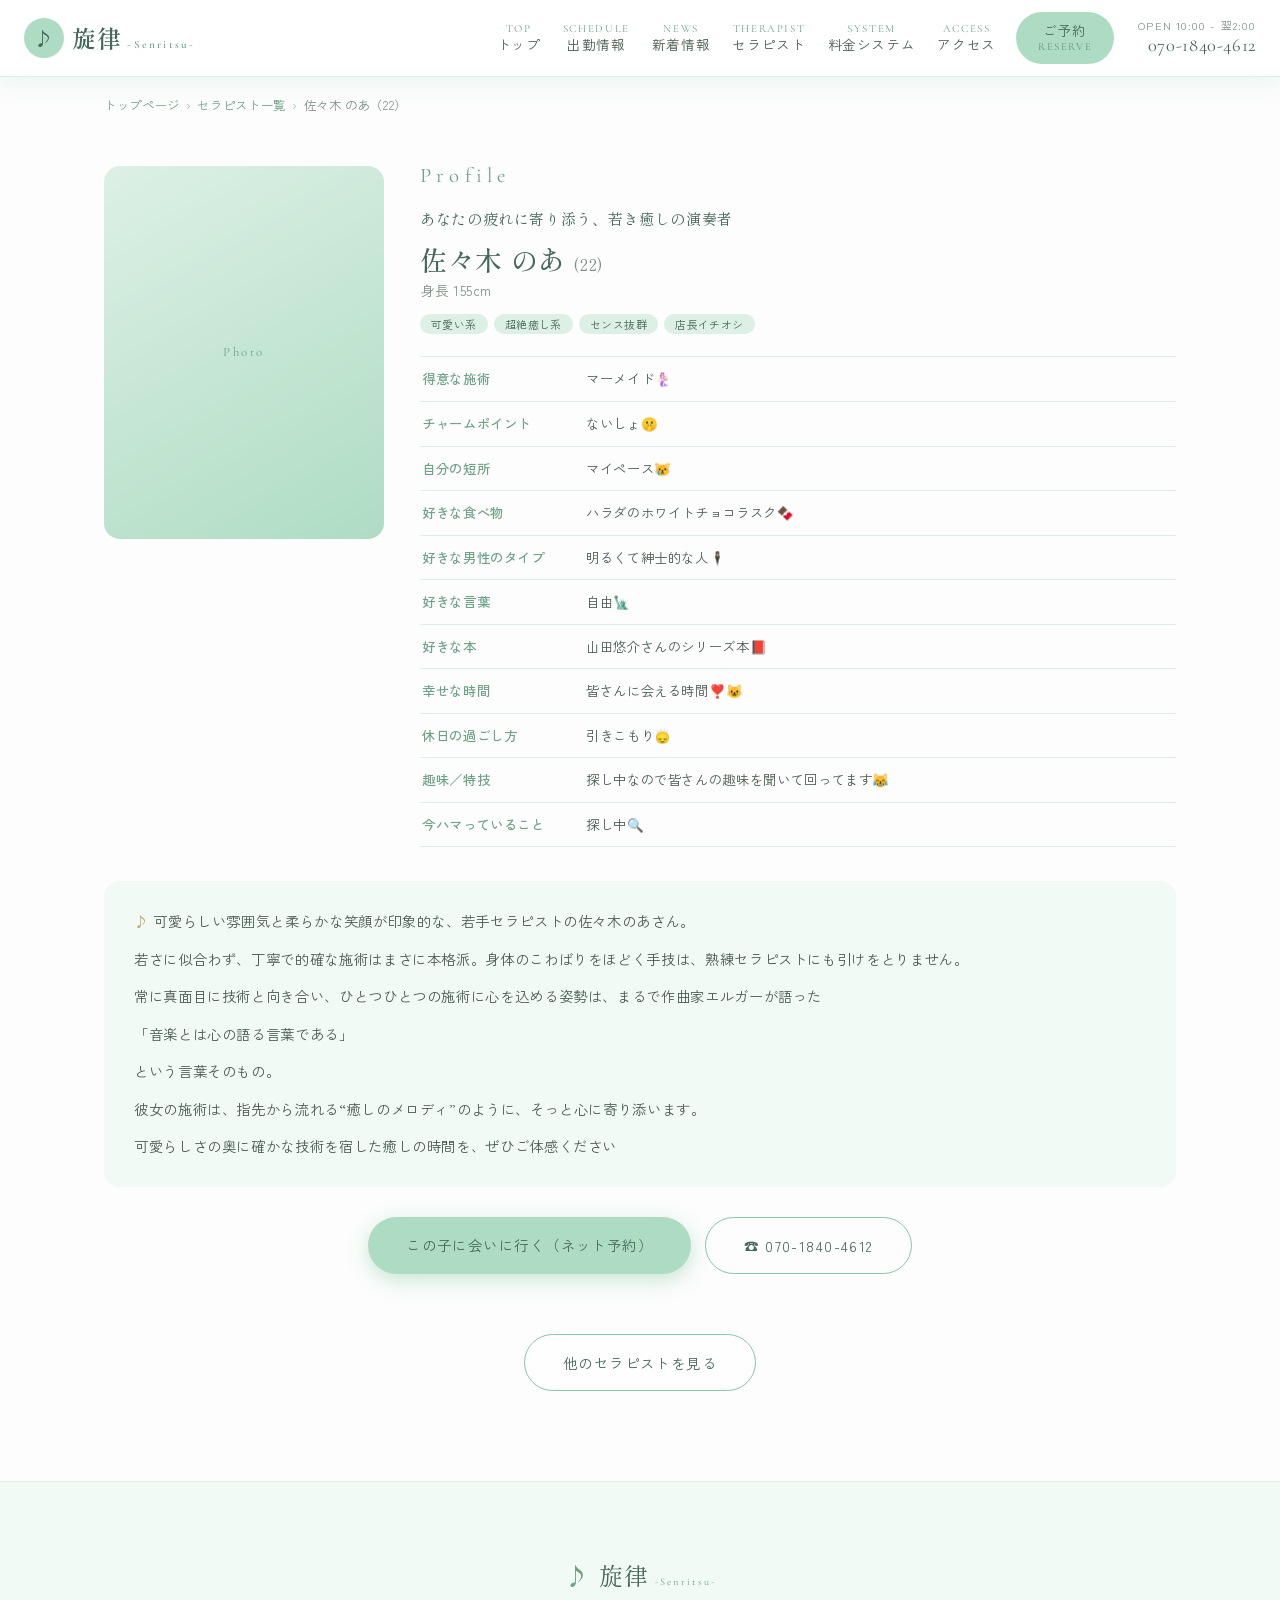
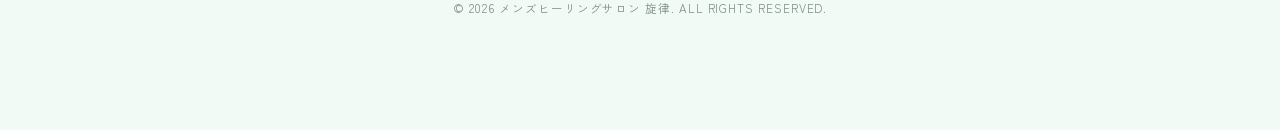
<file: profile/17.html>
<!DOCTYPE html>
<html lang="ja">
<head>
<meta charset="UTF-8">
<meta name="viewport" content="width=device-width, initial-scale=1.0">
<title>佐々木 のあ(22) | セラピスト紹介 | 旋律 -Senritsu- 岸和田のメンズヒーリングサロン</title>
<meta name="description" content="岸和田のメンズヒーリングサロン「旋律」のセラピスト、佐々木 のあ（22）のプロフィール。あなたの疲れに寄り添う、若き癒しの演奏者">
<link rel="canonical" href="https://senritu.jp/profile/17.html">
<link rel="icon" type="image/svg+xml" href="../favicon.svg">
<meta property="og:type" content="profile">
<meta property="og:url" content="https://senritu.jp/profile/17.html">
<meta property="og:title" content="佐々木 のあ(22) | セラピスト紹介 | 旋律 -Senritsu-">
<meta property="og:description" content="岸和田のメンズヒーリングサロン「旋律」のセラピスト、佐々木 のあ（22）のプロフィール。あなたの疲れに寄り添う、若き癒しの演奏者">
<meta property="og:image" content="https://senritu.jp/ogp.jpg">
<meta property="og:site_name" content="メンズヒーリングサロン 旋律">
<meta property="og:locale" content="ja_JP">
<meta name="twitter:card" content="summary_large_image">
<script type="application/ld+json">
{
  "@context": "https://schema.org",
  "@type": "BreadcrumbList",
  "itemListElement": [
    {"@type": "ListItem", "position": 1, "name": "トップページ", "item": "https://senritu.jp/"},
    {"@type": "ListItem", "position": 2, "name": "セラピスト一覧", "item": "https://senritu.jp/#therapist"},
    {"@type": "ListItem", "position": 3, "name": "佐々木 のあ", "item": "https://senritu.jp/profile/17.html"}
  ]
}
</script>
<link rel="preconnect" href="https://fonts.googleapis.com">
<link rel="preconnect" href="https://fonts.gstatic.com" crossorigin>
<link href="https://fonts.googleapis.com/css2?family=Shippori+Mincho:wght@400;500;600&family=Cormorant+Garamond:ital,wght@0,400;0,500;1,400&family=Zen+Kaku+Gothic+New:wght@300;400;500&display=swap" rel="stylesheet">
<link rel="stylesheet" href="../css/style.css">
</head>
<body class="profile-page">

<header class="header is-scrolled" id="header">
  <div class="header-inner">
    <a href="../index.html" class="logo">
      <span class="logo-mark">♪</span>
      <span class="logo-text">旋律<small>-Senritsu-</small></span>
    </a>
    <nav class="gnav" id="gnav">
      <ul>
        <li><a href="../index.html"><span>Top</span>トップ</a></li>
        <li><a href="../index.html#schedule"><span>Schedule</span>出勤情報</a></li>
        <li><a href="../index.html#news"><span>News</span>新着情報</a></li>
        <li><a href="../index.html#therapist"><span>Therapist</span>セラピスト</a></li>
        <li><a href="../index.html#system"><span>System</span>料金システム</a></li>
        <li><a href="../index.html#access"><span>Access</span>アクセス</a></li>
        <li><a href="#" class="nav-reserve">ご予約<span class="nav-reserve-en">Reserve</span></a></li>
      </ul>
    </nav>
    <div class="header-info">
      <p class="header-open">OPEN 10:00 - 翌2:00</p>
      <a href="tel:07018404612" class="header-tel">070-1840-4612</a>
    </div>
    <button class="menu-btn" id="menuBtn" aria-label="メニューを開く">
      <span></span><span></span><span></span>
    </button>
  </div>
</header>

<main>
  <div class="container">
    <nav class="breadcrumb" aria-label="パンくずリスト">
      <ol>
        <li><a href="../index.html">トップページ</a></li>
        <li><a href="../index.html#therapist">セラピスト一覧</a></li>
        <li>佐々木 のあ（22）</li>
      </ol>
    </nav>

    <section class="profile-detail">
      <div class="modal-grid">
        <div class="modal-photo"><span class="photo-placeholder">Photo</span></div>
        <div class="modal-info">
          <p class="modal-label">Profile</p>
          <p class="modal-catch">あなたの疲れに寄り添う、若き癒しの演奏者</p>
          <h1 class="modal-name">佐々木 のあ <small>(22)</small></h1>
          <p class="modal-height">身長 155cm</p>
          <div class="tags modal-tags"><span class="tag">可愛い系</span><span class="tag">超絶癒し系</span><span class="tag">センス抜群</span><span class="tag">店長イチオシ</span></div>
          <dl class="modal-qa">
        <div><dt>得意な施術</dt><dd>マーメイド🧜🏻‍♀️</dd></div>
        <div><dt>チャームポイント</dt><dd>ないしょ🤫</dd></div>
        <div><dt>自分の短所</dt><dd>マイペース😿</dd></div>
        <div><dt>好きな食べ物</dt><dd>ハラダのホワイトチョコラスク🍫</dd></div>
        <div><dt>好きな男性のタイプ</dt><dd>明るくて紳士的な人🕴️</dd></div>
        <div><dt>好きな言葉</dt><dd>自由🗽</dd></div>
        <div><dt>好きな本</dt><dd>山田悠介さんのシリーズ本📕</dd></div>
        <div><dt>幸せな時間</dt><dd>皆さんに会える時間❣️😺</dd></div>
        <div><dt>休日の過ごし方</dt><dd>引きこもり🙂‍↕️</dd></div>
        <div><dt>趣味／特技</dt><dd>探し中なので皆さんの趣味を聞いて回ってます😹</dd></div>
        <div><dt>今ハマっていること</dt><dd>探し中🔍</dd></div>
      </dl>
        </div>
      </div>
      <div class="modal-comment">
        <p>可愛らしい雰囲気と柔らかな笑顔が印象的な、若手セラピストの佐々木のあさん。</p>
        <p>若さに似合わず、丁寧で的確な施術はまさに本格派。身体のこわばりをほどく手技は、熟練セラピストにも引けをとりません。</p>
        <p>常に真面目に技術と向き合い、ひとつひとつの施術に心を込める姿勢は、まるで作曲家エルガーが語った</p>
        <p>「音楽とは心の語る言葉である」</p>
        <p>という言葉そのもの。</p>
        <p>彼女の施術は、指先から流れる“癒しのメロディ”のように、そっと心に寄り添います。</p>
        <p>可愛らしさの奥に確かな技術を宿した癒しの時間を、ぜひご体感ください</p>
      </div>
      <div class="modal-actions">
        <a href="#" class="btn btn-primary">この子に会いに行く（ネット予約）</a>
        <a href="tel:07018404612" class="btn btn-outline">☎ 070-1840-4612</a>
      </div>
      <p class="profile-other"><a href="../index.html#therapist" class="btn btn-ghost">他のセラピストを見る</a></p>
    </section>
  </div>
</main>

<footer class="footer">
  <div class="footer-inner">
    <p class="footer-logo"><span>♪</span> 旋律 <small>-Senritsu-</small></p>
    <p class="footer-copy">© 2026 メンズヒーリングサロン 旋律. ALL RIGHTS RESERVED.</p>
  </div>
</footer>

<script>
const menuBtn = document.getElementById('menuBtn');
const gnav = document.getElementById('gnav');
menuBtn.addEventListener('click', () => {
  const open = gnav.classList.toggle('is-open');
  menuBtn.classList.toggle('is-open', open);
});
</script>
</body>
</html>
</file>
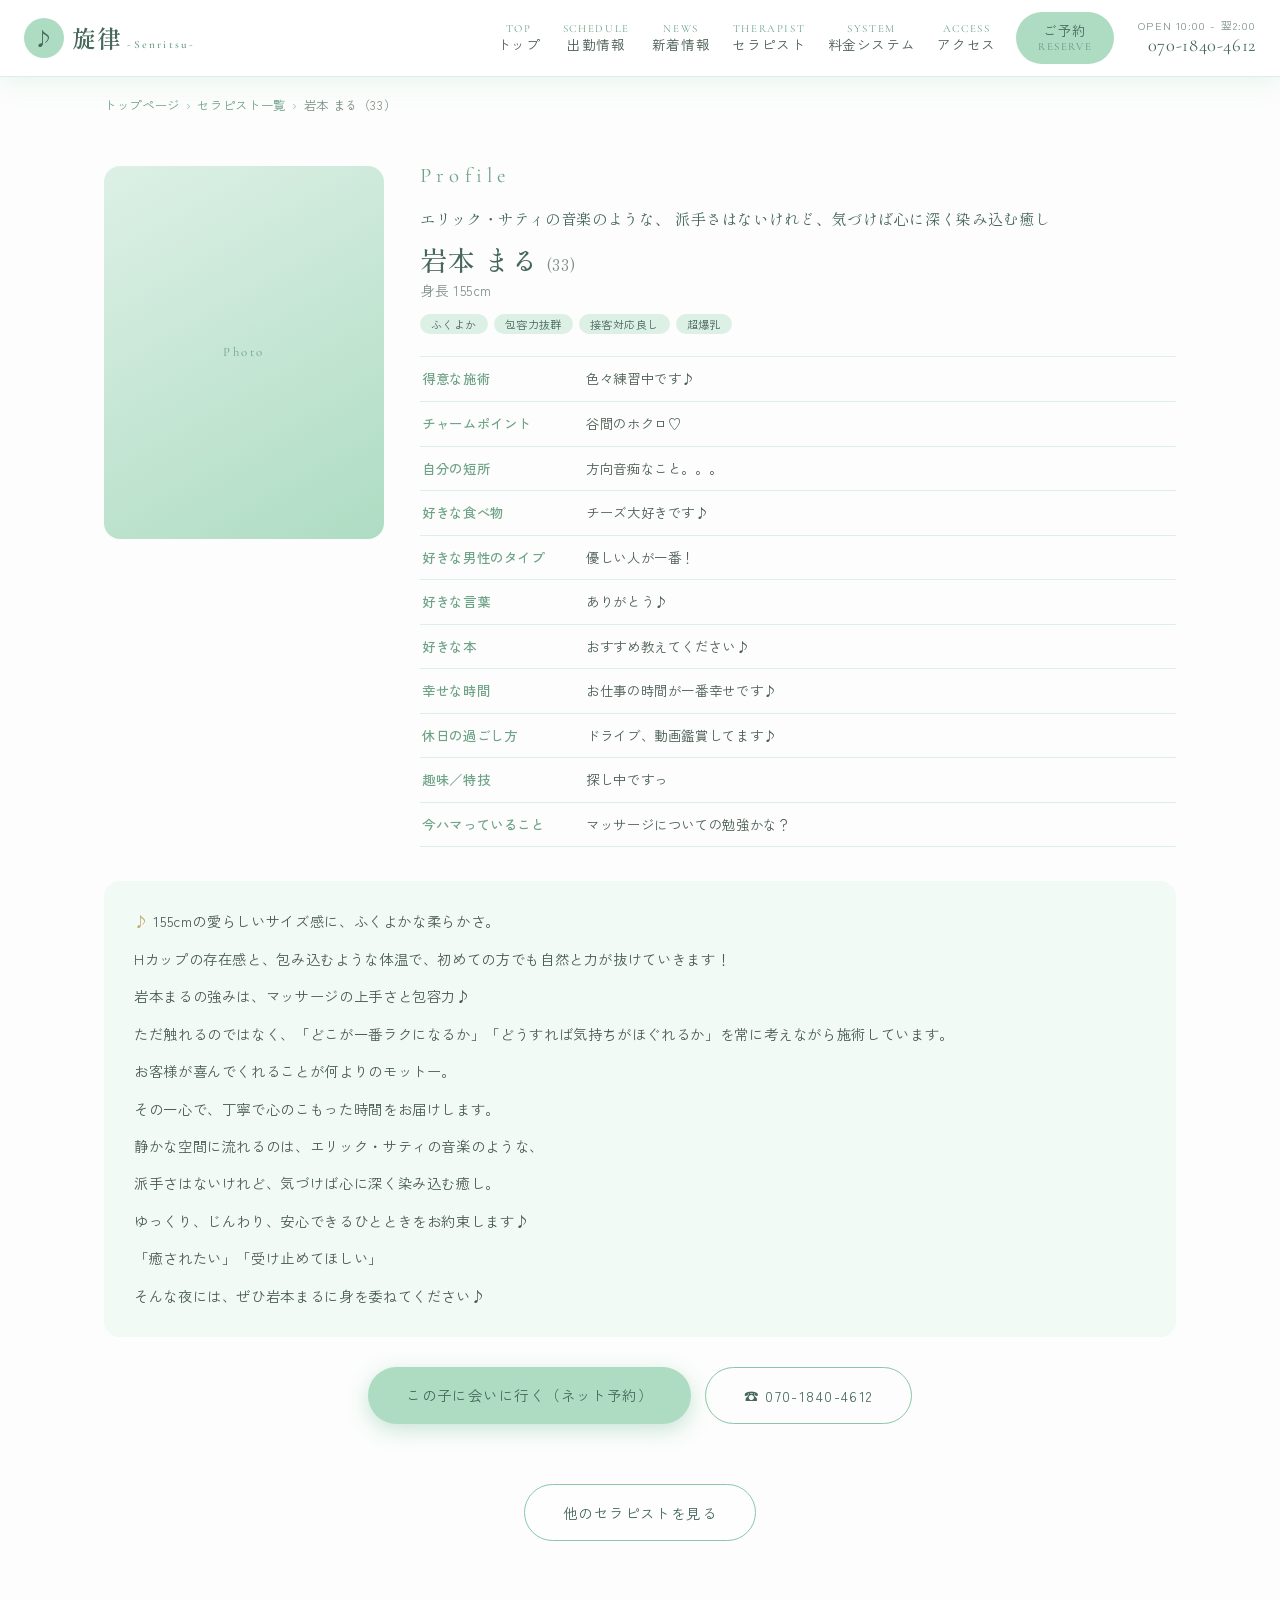
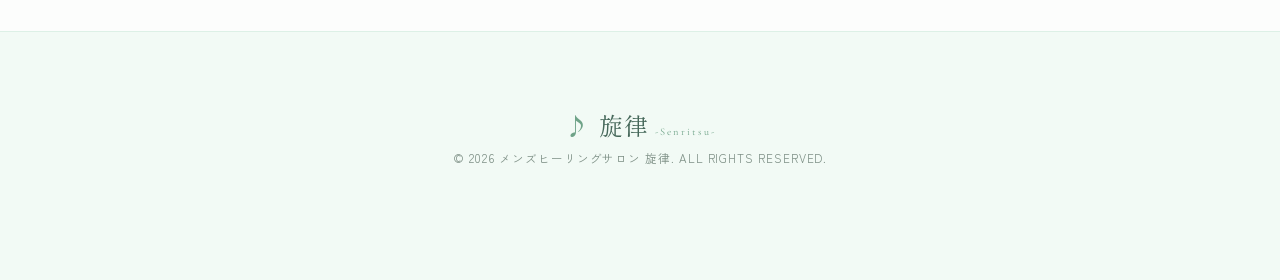
<file: profile/19.html>
<!DOCTYPE html>
<html lang="ja">
<head>
<meta charset="UTF-8">
<meta name="viewport" content="width=device-width, initial-scale=1.0">
<title>岩本 まる(33) | セラピスト紹介 | 旋律 -Senritsu- 岸和田のメンズヒーリングサロン</title>
<meta name="description" content="岸和田のメンズヒーリングサロン「旋律」のセラピスト、岩本 まる（33）のプロフィール。エリック・サティの音楽のような、 派手さはないけれど、気づけば心に深く染み込む癒し">
<link rel="canonical" href="https://senritu.jp/profile/19.html">
<link rel="icon" type="image/svg+xml" href="../favicon.svg">
<meta property="og:type" content="profile">
<meta property="og:url" content="https://senritu.jp/profile/19.html">
<meta property="og:title" content="岩本 まる(33) | セラピスト紹介 | 旋律 -Senritsu-">
<meta property="og:description" content="岸和田のメンズヒーリングサロン「旋律」のセラピスト、岩本 まる（33）のプロフィール。エリック・サティの音楽のような、 派手さはないけれど、気づけば心に深く染み込む癒し">
<meta property="og:image" content="https://senritu.jp/ogp.jpg">
<meta property="og:site_name" content="メンズヒーリングサロン 旋律">
<meta property="og:locale" content="ja_JP">
<meta name="twitter:card" content="summary_large_image">
<script type="application/ld+json">
{
  "@context": "https://schema.org",
  "@type": "BreadcrumbList",
  "itemListElement": [
    {"@type": "ListItem", "position": 1, "name": "トップページ", "item": "https://senritu.jp/"},
    {"@type": "ListItem", "position": 2, "name": "セラピスト一覧", "item": "https://senritu.jp/#therapist"},
    {"@type": "ListItem", "position": 3, "name": "岩本 まる", "item": "https://senritu.jp/profile/19.html"}
  ]
}
</script>
<link rel="preconnect" href="https://fonts.googleapis.com">
<link rel="preconnect" href="https://fonts.gstatic.com" crossorigin>
<link href="https://fonts.googleapis.com/css2?family=Shippori+Mincho:wght@400;500;600&family=Cormorant+Garamond:ital,wght@0,400;0,500;1,400&family=Zen+Kaku+Gothic+New:wght@300;400;500&display=swap" rel="stylesheet">
<link rel="stylesheet" href="../css/style.css">
</head>
<body class="profile-page">

<header class="header is-scrolled" id="header">
  <div class="header-inner">
    <a href="../index.html" class="logo">
      <span class="logo-mark">♪</span>
      <span class="logo-text">旋律<small>-Senritsu-</small></span>
    </a>
    <nav class="gnav" id="gnav">
      <ul>
        <li><a href="../index.html"><span>Top</span>トップ</a></li>
        <li><a href="../index.html#schedule"><span>Schedule</span>出勤情報</a></li>
        <li><a href="../index.html#news"><span>News</span>新着情報</a></li>
        <li><a href="../index.html#therapist"><span>Therapist</span>セラピスト</a></li>
        <li><a href="../index.html#system"><span>System</span>料金システム</a></li>
        <li><a href="../index.html#access"><span>Access</span>アクセス</a></li>
        <li><a href="#" class="nav-reserve">ご予約<span class="nav-reserve-en">Reserve</span></a></li>
      </ul>
    </nav>
    <div class="header-info">
      <p class="header-open">OPEN 10:00 - 翌2:00</p>
      <a href="tel:07018404612" class="header-tel">070-1840-4612</a>
    </div>
    <button class="menu-btn" id="menuBtn" aria-label="メニューを開く">
      <span></span><span></span><span></span>
    </button>
  </div>
</header>

<main>
  <div class="container">
    <nav class="breadcrumb" aria-label="パンくずリスト">
      <ol>
        <li><a href="../index.html">トップページ</a></li>
        <li><a href="../index.html#therapist">セラピスト一覧</a></li>
        <li>岩本 まる（33）</li>
      </ol>
    </nav>

    <section class="profile-detail">
      <div class="modal-grid">
        <div class="modal-photo"><span class="photo-placeholder">Photo</span></div>
        <div class="modal-info">
          <p class="modal-label">Profile</p>
          <p class="modal-catch">エリック・サティの音楽のような、 派手さはないけれど、気づけば心に深く染み込む癒し</p>
          <h1 class="modal-name">岩本 まる <small>(33)</small></h1>
          <p class="modal-height">身長 155cm</p>
          <div class="tags modal-tags"><span class="tag">ふくよか</span><span class="tag">包容力抜群</span><span class="tag">接客対応良し</span><span class="tag">超爆乳</span></div>
          <dl class="modal-qa">
        <div><dt>得意な施術</dt><dd>色々練習中です♪</dd></div>
        <div><dt>チャームポイント</dt><dd>谷間のホクロ♡</dd></div>
        <div><dt>自分の短所</dt><dd>方向音痴なこと。。。</dd></div>
        <div><dt>好きな食べ物</dt><dd>チーズ大好きです♪</dd></div>
        <div><dt>好きな男性のタイプ</dt><dd>優しい人が一番！</dd></div>
        <div><dt>好きな言葉</dt><dd>ありがとう♪</dd></div>
        <div><dt>好きな本</dt><dd>おすすめ教えてください♪</dd></div>
        <div><dt>幸せな時間</dt><dd>お仕事の時間が一番幸せです♪</dd></div>
        <div><dt>休日の過ごし方</dt><dd>ドライブ、動画鑑賞してます♪</dd></div>
        <div><dt>趣味／特技</dt><dd>探し中ですっ</dd></div>
        <div><dt>今ハマっていること</dt><dd>マッサージについての勉強かな？</dd></div>
      </dl>
        </div>
      </div>
      <div class="modal-comment">
        <p>155cmの愛らしいサイズ感に、ふくよかな柔らかさ。</p>
        <p>Hカップの存在感と、包み込むような体温で、初めての方でも自然と力が抜けていきます！</p>
        <p>岩本まるの強みは、マッサージの上手さと包容力♪</p>
        <p>ただ触れるのではなく、「どこが一番ラクになるか」「どうすれば気持ちがほぐれるか」を常に考えながら施術しています。</p>
        <p>お客様が喜んでくれることが何よりのモットー。</p>
        <p>その一心で、丁寧で心のこもった時間をお届けします。</p>
        <p>静かな空間に流れるのは、エリック・サティの音楽のような、</p>
        <p>派手さはないけれど、気づけば心に深く染み込む癒し。</p>
        <p>ゆっくり、じんわり、安心できるひとときをお約束します♪</p>
        <p>「癒されたい」「受け止めてほしい」</p>
        <p>そんな夜には、ぜひ岩本まるに身を委ねてください♪</p>
      </div>
      <div class="modal-actions">
        <a href="#" class="btn btn-primary">この子に会いに行く（ネット予約）</a>
        <a href="tel:07018404612" class="btn btn-outline">☎ 070-1840-4612</a>
      </div>
      <p class="profile-other"><a href="../index.html#therapist" class="btn btn-ghost">他のセラピストを見る</a></p>
    </section>
  </div>
</main>

<footer class="footer">
  <div class="footer-inner">
    <p class="footer-logo"><span>♪</span> 旋律 <small>-Senritsu-</small></p>
    <p class="footer-copy">© 2026 メンズヒーリングサロン 旋律. ALL RIGHTS RESERVED.</p>
  </div>
</footer>

<script>
const menuBtn = document.getElementById('menuBtn');
const gnav = document.getElementById('gnav');
menuBtn.addEventListener('click', () => {
  const open = gnav.classList.toggle('is-open');
  menuBtn.classList.toggle('is-open', open);
});
</script>
</body>
</html>
</file>
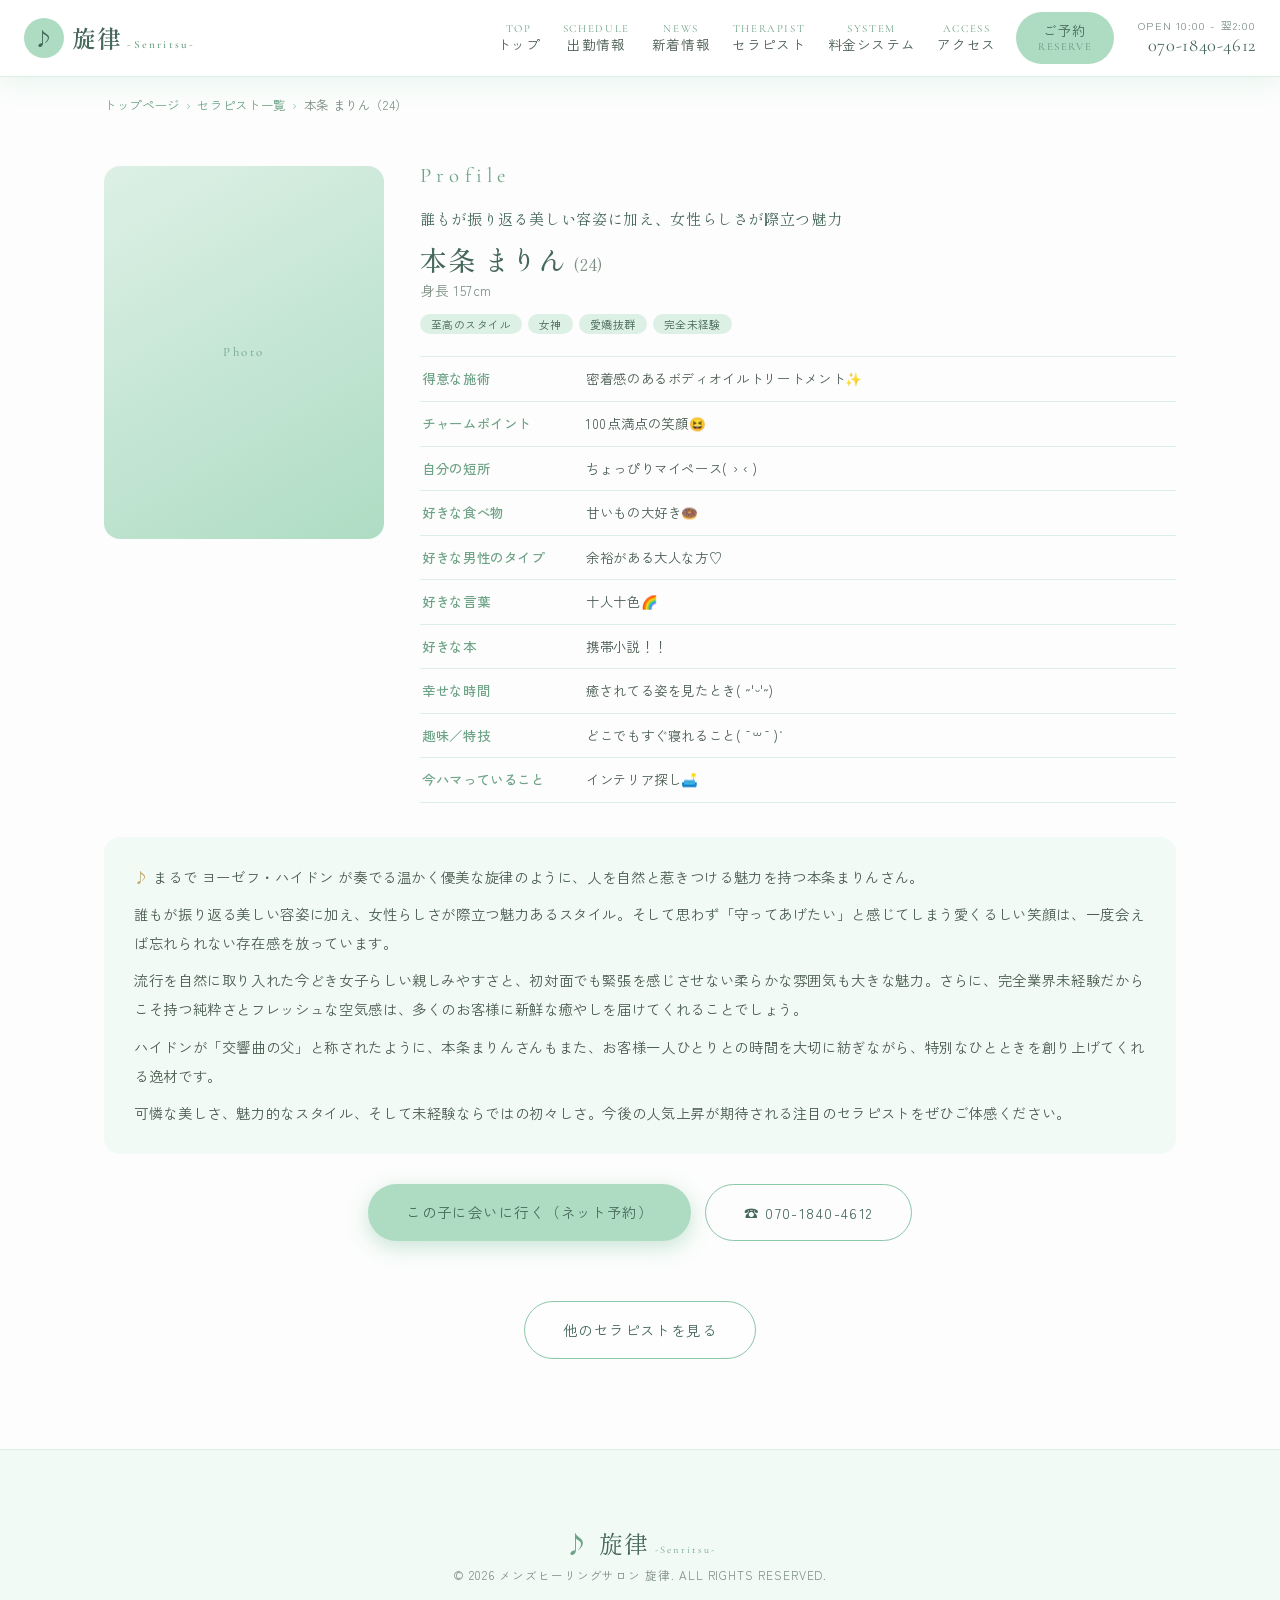
<file: profile/20.html>
<!DOCTYPE html>
<html lang="ja">
<head>
<meta charset="UTF-8">
<meta name="viewport" content="width=device-width, initial-scale=1.0">
<title>本条 まりん(24) | セラピスト紹介 | 旋律 -Senritsu- 岸和田のメンズヒーリングサロン</title>
<meta name="description" content="岸和田のメンズヒーリングサロン「旋律」のセラピスト、本条 まりん（24）のプロフィール。誰もが振り返る美しい容姿に加え、女性らしさが際立つ魅力">
<link rel="canonical" href="https://senritu.jp/profile/20.html">
<link rel="icon" type="image/svg+xml" href="../favicon.svg">
<meta property="og:type" content="profile">
<meta property="og:url" content="https://senritu.jp/profile/20.html">
<meta property="og:title" content="本条 まりん(24) | セラピスト紹介 | 旋律 -Senritsu-">
<meta property="og:description" content="岸和田のメンズヒーリングサロン「旋律」のセラピスト、本条 まりん（24）のプロフィール。誰もが振り返る美しい容姿に加え、女性らしさが際立つ魅力">
<meta property="og:image" content="https://senritu.jp/ogp.jpg">
<meta property="og:site_name" content="メンズヒーリングサロン 旋律">
<meta property="og:locale" content="ja_JP">
<meta name="twitter:card" content="summary_large_image">
<script type="application/ld+json">
{
  "@context": "https://schema.org",
  "@type": "BreadcrumbList",
  "itemListElement": [
    {"@type": "ListItem", "position": 1, "name": "トップページ", "item": "https://senritu.jp/"},
    {"@type": "ListItem", "position": 2, "name": "セラピスト一覧", "item": "https://senritu.jp/#therapist"},
    {"@type": "ListItem", "position": 3, "name": "本条 まりん", "item": "https://senritu.jp/profile/20.html"}
  ]
}
</script>
<link rel="preconnect" href="https://fonts.googleapis.com">
<link rel="preconnect" href="https://fonts.gstatic.com" crossorigin>
<link href="https://fonts.googleapis.com/css2?family=Shippori+Mincho:wght@400;500;600&family=Cormorant+Garamond:ital,wght@0,400;0,500;1,400&family=Zen+Kaku+Gothic+New:wght@300;400;500&display=swap" rel="stylesheet">
<link rel="stylesheet" href="../css/style.css">
</head>
<body class="profile-page">

<header class="header is-scrolled" id="header">
  <div class="header-inner">
    <a href="../index.html" class="logo">
      <span class="logo-mark">♪</span>
      <span class="logo-text">旋律<small>-Senritsu-</small></span>
    </a>
    <nav class="gnav" id="gnav">
      <ul>
        <li><a href="../index.html"><span>Top</span>トップ</a></li>
        <li><a href="../index.html#schedule"><span>Schedule</span>出勤情報</a></li>
        <li><a href="../index.html#news"><span>News</span>新着情報</a></li>
        <li><a href="../index.html#therapist"><span>Therapist</span>セラピスト</a></li>
        <li><a href="../index.html#system"><span>System</span>料金システム</a></li>
        <li><a href="../index.html#access"><span>Access</span>アクセス</a></li>
        <li><a href="#" class="nav-reserve">ご予約<span class="nav-reserve-en">Reserve</span></a></li>
      </ul>
    </nav>
    <div class="header-info">
      <p class="header-open">OPEN 10:00 - 翌2:00</p>
      <a href="tel:07018404612" class="header-tel">070-1840-4612</a>
    </div>
    <button class="menu-btn" id="menuBtn" aria-label="メニューを開く">
      <span></span><span></span><span></span>
    </button>
  </div>
</header>

<main>
  <div class="container">
    <nav class="breadcrumb" aria-label="パンくずリスト">
      <ol>
        <li><a href="../index.html">トップページ</a></li>
        <li><a href="../index.html#therapist">セラピスト一覧</a></li>
        <li>本条 まりん（24）</li>
      </ol>
    </nav>

    <section class="profile-detail">
      <div class="modal-grid">
        <div class="modal-photo"><span class="photo-placeholder">Photo</span></div>
        <div class="modal-info">
          <p class="modal-label">Profile</p>
          <p class="modal-catch">誰もが振り返る美しい容姿に加え、女性らしさが際立つ魅力</p>
          <h1 class="modal-name">本条 まりん <small>(24)</small></h1>
          <p class="modal-height">身長 157cm</p>
          <div class="tags modal-tags"><span class="tag">至高のスタイル</span><span class="tag">女神</span><span class="tag">愛嬌抜群</span><span class="tag">完全未経験</span></div>
          <dl class="modal-qa">
        <div><dt>得意な施術</dt><dd>密着感のあるボディオイルトリートメント✨</dd></div>
        <div><dt>チャームポイント</dt><dd>100点満点の笑顔😆</dd></div>
        <div><dt>自分の短所</dt><dd>ちょっぴりマイペース( › ‹ )</dd></div>
        <div><dt>好きな食べ物</dt><dd>甘いもの大好き🍩</dd></div>
        <div><dt>好きな男性のタイプ</dt><dd>余裕がある大人な方♡</dd></div>
        <div><dt>好きな言葉</dt><dd>十人十色🌈</dd></div>
        <div><dt>好きな本</dt><dd>携帯小説！！</dd></div>
        <div><dt>幸せな時間</dt><dd>癒されてる姿を見たとき( ˶&#x27;ᵕ&#x27;˶)</dd></div>
        <div><dt>趣味／特技</dt><dd>どこでもすぐ寝れること(  ¯꒳​¯ )ᐝ</dd></div>
        <div><dt>今ハマっていること</dt><dd>インテリア探し🛋️</dd></div>
      </dl>
        </div>
      </div>
      <div class="modal-comment">
        <p>まるで ヨーゼフ・ハイドン が奏でる温かく優美な旋律のように、人を自然と惹きつける魅力を持つ本条まりんさん。</p>
        <p>誰もが振り返る美しい容姿に加え、女性らしさが際立つ魅力あるスタイル。そして思わず「守ってあげたい」と感じてしまう愛くるしい笑顔は、一度会えば忘れられない存在感を放っています。</p>
        <p>流行を自然に取り入れた今どき女子らしい親しみやすさと、初対面でも緊張を感じさせない柔らかな雰囲気も大きな魅力。さらに、完全業界未経験だからこそ持つ純粋さとフレッシュな空気感は、多くのお客様に新鮮な癒やしを届けてくれることでしょう。</p>
        <p>ハイドンが「交響曲の父」と称されたように、本条まりんさんもまた、お客様一人ひとりとの時間を大切に紡ぎながら、特別なひとときを創り上げてくれる逸材です。</p>
        <p>可憐な美しさ、魅力的なスタイル、そして未経験ならではの初々しさ。今後の人気上昇が期待される注目のセラピストをぜひご体感ください。</p>
      </div>
      <div class="modal-actions">
        <a href="#" class="btn btn-primary">この子に会いに行く（ネット予約）</a>
        <a href="tel:07018404612" class="btn btn-outline">☎ 070-1840-4612</a>
      </div>
      <p class="profile-other"><a href="../index.html#therapist" class="btn btn-ghost">他のセラピストを見る</a></p>
    </section>
  </div>
</main>

<footer class="footer">
  <div class="footer-inner">
    <p class="footer-logo"><span>♪</span> 旋律 <small>-Senritsu-</small></p>
    <p class="footer-copy">© 2026 メンズヒーリングサロン 旋律. ALL RIGHTS RESERVED.</p>
  </div>
</footer>

<script>
const menuBtn = document.getElementById('menuBtn');
const gnav = document.getElementById('gnav');
menuBtn.addEventListener('click', () => {
  const open = gnav.classList.toggle('is-open');
  menuBtn.classList.toggle('is-open', open);
});
</script>
</body>
</html>
</file>
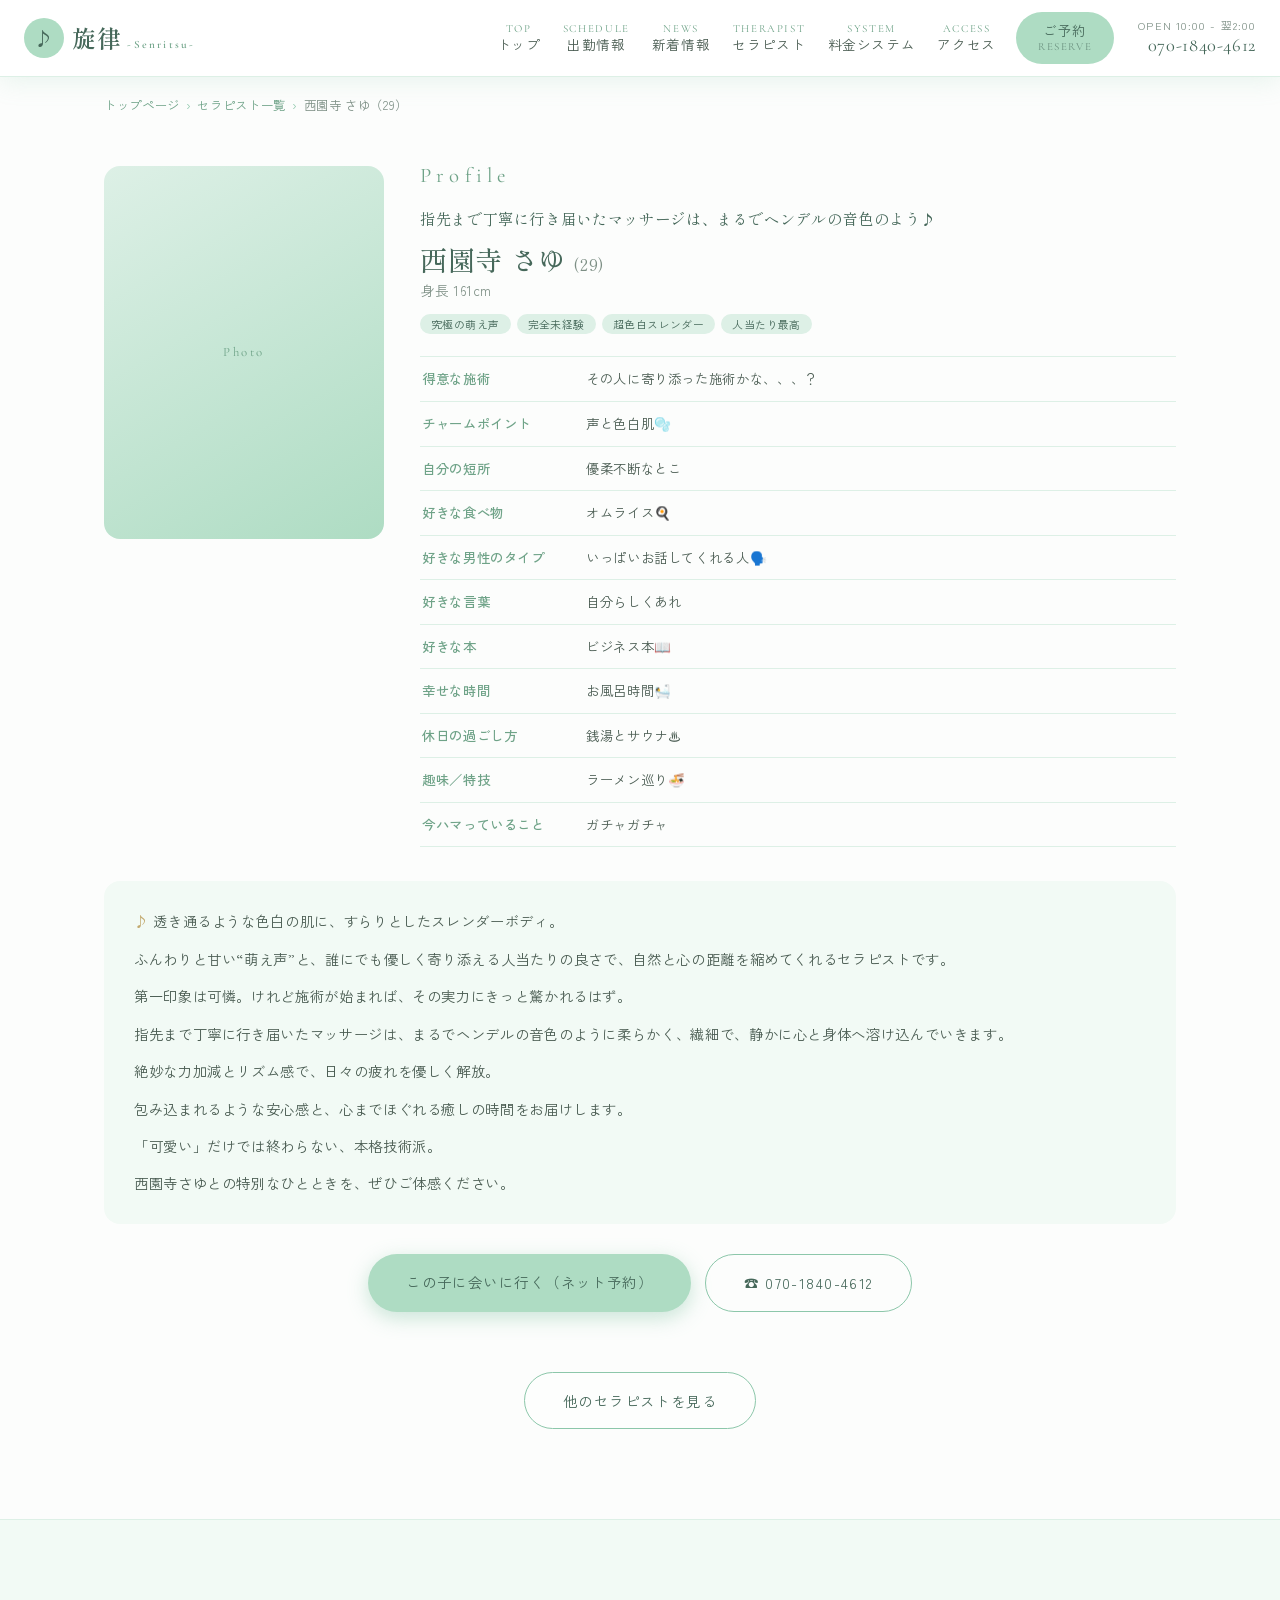
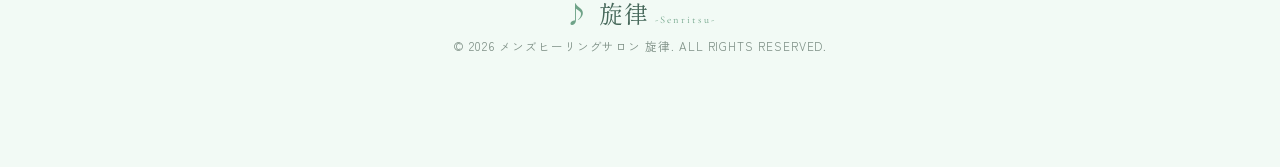
<file: profile/21.html>
<!DOCTYPE html>
<html lang="ja">
<head>
<meta charset="UTF-8">
<meta name="viewport" content="width=device-width, initial-scale=1.0">
<title>西園寺 さゆ(29) | セラピスト紹介 | 旋律 -Senritsu- 岸和田のメンズヒーリングサロン</title>
<meta name="description" content="岸和田のメンズヒーリングサロン「旋律」のセラピスト、西園寺 さゆ（29）のプロフィール。指先まで丁寧に行き届いたマッサージは、まるでヘンデルの音色のよう♪">
<link rel="canonical" href="https://senritu.jp/profile/21.html">
<link rel="icon" type="image/svg+xml" href="../favicon.svg">
<meta property="og:type" content="profile">
<meta property="og:url" content="https://senritu.jp/profile/21.html">
<meta property="og:title" content="西園寺 さゆ(29) | セラピスト紹介 | 旋律 -Senritsu-">
<meta property="og:description" content="岸和田のメンズヒーリングサロン「旋律」のセラピスト、西園寺 さゆ（29）のプロフィール。指先まで丁寧に行き届いたマッサージは、まるでヘンデルの音色のよう♪">
<meta property="og:image" content="https://senritu.jp/ogp.jpg">
<meta property="og:site_name" content="メンズヒーリングサロン 旋律">
<meta property="og:locale" content="ja_JP">
<meta name="twitter:card" content="summary_large_image">
<script type="application/ld+json">
{
  "@context": "https://schema.org",
  "@type": "BreadcrumbList",
  "itemListElement": [
    {"@type": "ListItem", "position": 1, "name": "トップページ", "item": "https://senritu.jp/"},
    {"@type": "ListItem", "position": 2, "name": "セラピスト一覧", "item": "https://senritu.jp/#therapist"},
    {"@type": "ListItem", "position": 3, "name": "西園寺 さゆ", "item": "https://senritu.jp/profile/21.html"}
  ]
}
</script>
<link rel="preconnect" href="https://fonts.googleapis.com">
<link rel="preconnect" href="https://fonts.gstatic.com" crossorigin>
<link href="https://fonts.googleapis.com/css2?family=Shippori+Mincho:wght@400;500;600&family=Cormorant+Garamond:ital,wght@0,400;0,500;1,400&family=Zen+Kaku+Gothic+New:wght@300;400;500&display=swap" rel="stylesheet">
<link rel="stylesheet" href="../css/style.css">
</head>
<body class="profile-page">

<header class="header is-scrolled" id="header">
  <div class="header-inner">
    <a href="../index.html" class="logo">
      <span class="logo-mark">♪</span>
      <span class="logo-text">旋律<small>-Senritsu-</small></span>
    </a>
    <nav class="gnav" id="gnav">
      <ul>
        <li><a href="../index.html"><span>Top</span>トップ</a></li>
        <li><a href="../index.html#schedule"><span>Schedule</span>出勤情報</a></li>
        <li><a href="../index.html#news"><span>News</span>新着情報</a></li>
        <li><a href="../index.html#therapist"><span>Therapist</span>セラピスト</a></li>
        <li><a href="../index.html#system"><span>System</span>料金システム</a></li>
        <li><a href="../index.html#access"><span>Access</span>アクセス</a></li>
        <li><a href="#" class="nav-reserve">ご予約<span class="nav-reserve-en">Reserve</span></a></li>
      </ul>
    </nav>
    <div class="header-info">
      <p class="header-open">OPEN 10:00 - 翌2:00</p>
      <a href="tel:07018404612" class="header-tel">070-1840-4612</a>
    </div>
    <button class="menu-btn" id="menuBtn" aria-label="メニューを開く">
      <span></span><span></span><span></span>
    </button>
  </div>
</header>

<main>
  <div class="container">
    <nav class="breadcrumb" aria-label="パンくずリスト">
      <ol>
        <li><a href="../index.html">トップページ</a></li>
        <li><a href="../index.html#therapist">セラピスト一覧</a></li>
        <li>西園寺 さゆ（29）</li>
      </ol>
    </nav>

    <section class="profile-detail">
      <div class="modal-grid">
        <div class="modal-photo"><span class="photo-placeholder">Photo</span></div>
        <div class="modal-info">
          <p class="modal-label">Profile</p>
          <p class="modal-catch">指先まで丁寧に行き届いたマッサージは、まるでヘンデルの音色のよう♪</p>
          <h1 class="modal-name">西園寺 さゆ <small>(29)</small></h1>
          <p class="modal-height">身長 161cm</p>
          <div class="tags modal-tags"><span class="tag">究極の萌え声</span><span class="tag">完全未経験</span><span class="tag">超色白スレンダー</span><span class="tag">人当たり最高</span></div>
          <dl class="modal-qa">
        <div><dt>得意な施術</dt><dd>その人に寄り添った施術かな、、、？</dd></div>
        <div><dt>チャームポイント</dt><dd>声と色白肌🫧</dd></div>
        <div><dt>自分の短所</dt><dd>優柔不断なとこ</dd></div>
        <div><dt>好きな食べ物</dt><dd>オムライス🍳</dd></div>
        <div><dt>好きな男性のタイプ</dt><dd>いっぱいお話してくれる人🗣️</dd></div>
        <div><dt>好きな言葉</dt><dd>自分らしくあれ</dd></div>
        <div><dt>好きな本</dt><dd>ビジネス本📖</dd></div>
        <div><dt>幸せな時間</dt><dd>お風呂時間🛀</dd></div>
        <div><dt>休日の過ごし方</dt><dd>銭湯とサウナ♨</dd></div>
        <div><dt>趣味／特技</dt><dd>ラーメン巡り🍜</dd></div>
        <div><dt>今ハマっていること</dt><dd>ガチャガチャ</dd></div>
      </dl>
        </div>
      </div>
      <div class="modal-comment">
        <p>透き通るような色白の肌に、すらりとしたスレンダーボディ。</p>
        <p>ふんわりと甘い“萌え声”と、誰にでも優しく寄り添える人当たりの良さで、自然と心の距離を縮めてくれるセラピストです。</p>
        <p>第一印象は可憐。けれど施術が始まれば、その実力にきっと驚かれるはず。</p>
        <p>指先まで丁寧に行き届いたマッサージは、まるでヘンデルの音色のように柔らかく、繊細で、静かに心と身体へ溶け込んでいきます。</p>
        <p>絶妙な力加減とリズム感で、日々の疲れを優しく解放。</p>
        <p>包み込まれるような安心感と、心までほぐれる癒しの時間をお届けします。</p>
        <p>「可愛い」だけでは終わらない、本格技術派。</p>
        <p>西園寺さゆとの特別なひとときを、ぜひご体感ください。</p>
      </div>
      <div class="modal-actions">
        <a href="#" class="btn btn-primary">この子に会いに行く（ネット予約）</a>
        <a href="tel:07018404612" class="btn btn-outline">☎ 070-1840-4612</a>
      </div>
      <p class="profile-other"><a href="../index.html#therapist" class="btn btn-ghost">他のセラピストを見る</a></p>
    </section>
  </div>
</main>

<footer class="footer">
  <div class="footer-inner">
    <p class="footer-logo"><span>♪</span> 旋律 <small>-Senritsu-</small></p>
    <p class="footer-copy">© 2026 メンズヒーリングサロン 旋律. ALL RIGHTS RESERVED.</p>
  </div>
</footer>

<script>
const menuBtn = document.getElementById('menuBtn');
const gnav = document.getElementById('gnav');
menuBtn.addEventListener('click', () => {
  const open = gnav.classList.toggle('is-open');
  menuBtn.classList.toggle('is-open', open);
});
</script>
</body>
</html>
</file>
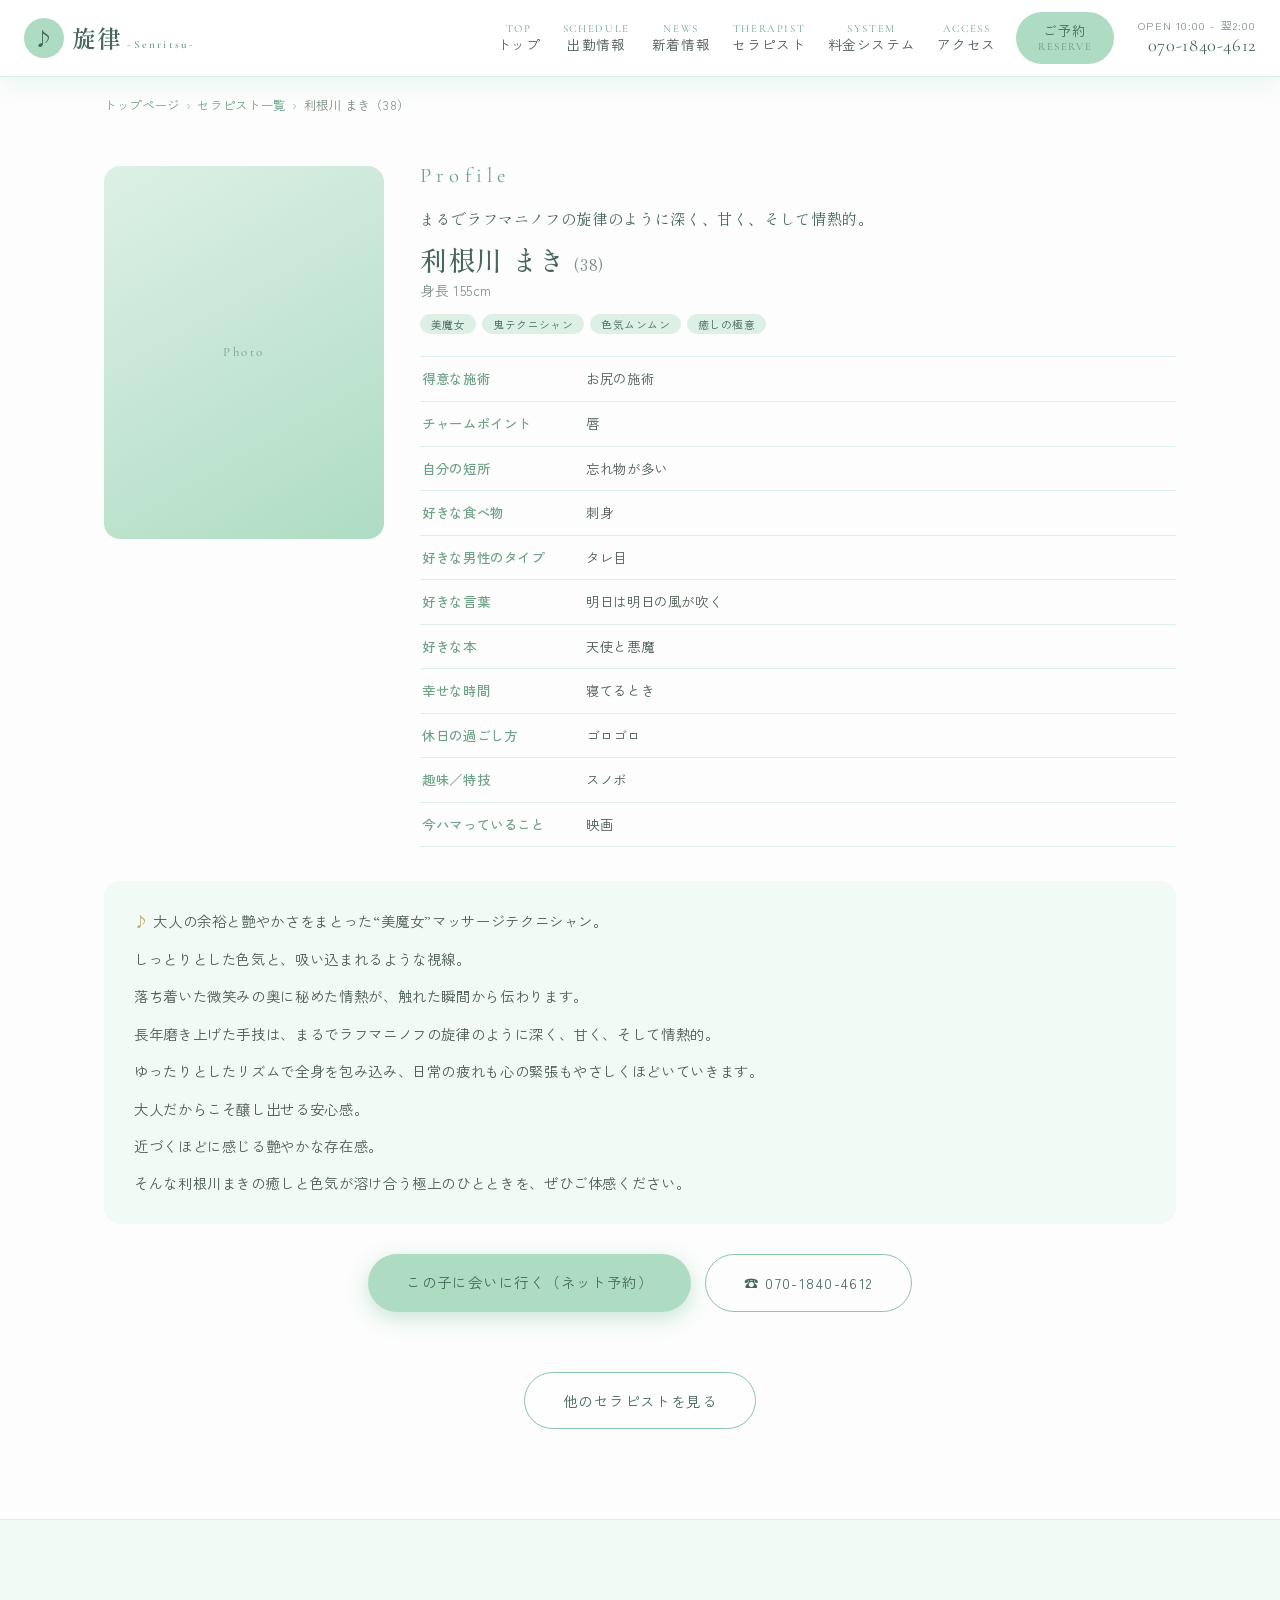
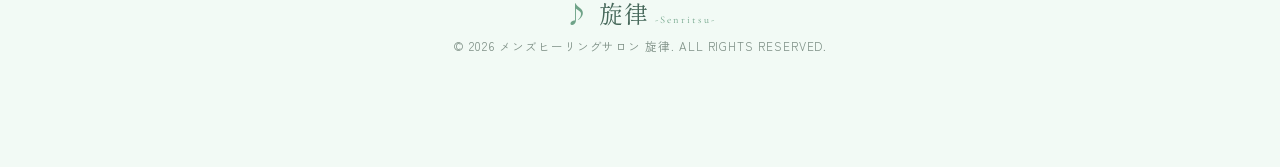
<file: profile/22.html>
<!DOCTYPE html>
<html lang="ja">
<head>
<meta charset="UTF-8">
<meta name="viewport" content="width=device-width, initial-scale=1.0">
<title>利根川 まき(38) | セラピスト紹介 | 旋律 -Senritsu- 岸和田のメンズヒーリングサロン</title>
<meta name="description" content="岸和田のメンズヒーリングサロン「旋律」のセラピスト、利根川 まき（38）のプロフィール。まるでラフマニノフの旋律のように深く、甘く、そして情熱的。">
<link rel="canonical" href="https://senritu.jp/profile/22.html">
<link rel="icon" type="image/svg+xml" href="../favicon.svg">
<meta property="og:type" content="profile">
<meta property="og:url" content="https://senritu.jp/profile/22.html">
<meta property="og:title" content="利根川 まき(38) | セラピスト紹介 | 旋律 -Senritsu-">
<meta property="og:description" content="岸和田のメンズヒーリングサロン「旋律」のセラピスト、利根川 まき（38）のプロフィール。まるでラフマニノフの旋律のように深く、甘く、そして情熱的。">
<meta property="og:image" content="https://senritu.jp/ogp.jpg">
<meta property="og:site_name" content="メンズヒーリングサロン 旋律">
<meta property="og:locale" content="ja_JP">
<meta name="twitter:card" content="summary_large_image">
<script type="application/ld+json">
{
  "@context": "https://schema.org",
  "@type": "BreadcrumbList",
  "itemListElement": [
    {"@type": "ListItem", "position": 1, "name": "トップページ", "item": "https://senritu.jp/"},
    {"@type": "ListItem", "position": 2, "name": "セラピスト一覧", "item": "https://senritu.jp/#therapist"},
    {"@type": "ListItem", "position": 3, "name": "利根川 まき", "item": "https://senritu.jp/profile/22.html"}
  ]
}
</script>
<link rel="preconnect" href="https://fonts.googleapis.com">
<link rel="preconnect" href="https://fonts.gstatic.com" crossorigin>
<link href="https://fonts.googleapis.com/css2?family=Shippori+Mincho:wght@400;500;600&family=Cormorant+Garamond:ital,wght@0,400;0,500;1,400&family=Zen+Kaku+Gothic+New:wght@300;400;500&display=swap" rel="stylesheet">
<link rel="stylesheet" href="../css/style.css">
</head>
<body class="profile-page">

<header class="header is-scrolled" id="header">
  <div class="header-inner">
    <a href="../index.html" class="logo">
      <span class="logo-mark">♪</span>
      <span class="logo-text">旋律<small>-Senritsu-</small></span>
    </a>
    <nav class="gnav" id="gnav">
      <ul>
        <li><a href="../index.html"><span>Top</span>トップ</a></li>
        <li><a href="../index.html#schedule"><span>Schedule</span>出勤情報</a></li>
        <li><a href="../index.html#news"><span>News</span>新着情報</a></li>
        <li><a href="../index.html#therapist"><span>Therapist</span>セラピスト</a></li>
        <li><a href="../index.html#system"><span>System</span>料金システム</a></li>
        <li><a href="../index.html#access"><span>Access</span>アクセス</a></li>
        <li><a href="#" class="nav-reserve">ご予約<span class="nav-reserve-en">Reserve</span></a></li>
      </ul>
    </nav>
    <div class="header-info">
      <p class="header-open">OPEN 10:00 - 翌2:00</p>
      <a href="tel:07018404612" class="header-tel">070-1840-4612</a>
    </div>
    <button class="menu-btn" id="menuBtn" aria-label="メニューを開く">
      <span></span><span></span><span></span>
    </button>
  </div>
</header>

<main>
  <div class="container">
    <nav class="breadcrumb" aria-label="パンくずリスト">
      <ol>
        <li><a href="../index.html">トップページ</a></li>
        <li><a href="../index.html#therapist">セラピスト一覧</a></li>
        <li>利根川 まき（38）</li>
      </ol>
    </nav>

    <section class="profile-detail">
      <div class="modal-grid">
        <div class="modal-photo"><span class="photo-placeholder">Photo</span></div>
        <div class="modal-info">
          <p class="modal-label">Profile</p>
          <p class="modal-catch">まるでラフマニノフの旋律のように深く、甘く、そして情熱的。</p>
          <h1 class="modal-name">利根川 まき <small>(38)</small></h1>
          <p class="modal-height">身長 155cm</p>
          <div class="tags modal-tags"><span class="tag">美魔女</span><span class="tag">鬼テクニシャン</span><span class="tag">色気ムンムン</span><span class="tag">癒しの極意</span></div>
          <dl class="modal-qa">
        <div><dt>得意な施術</dt><dd>お尻の施術</dd></div>
        <div><dt>チャームポイント</dt><dd>唇</dd></div>
        <div><dt>自分の短所</dt><dd>忘れ物が多い</dd></div>
        <div><dt>好きな食べ物</dt><dd>刺身</dd></div>
        <div><dt>好きな男性のタイプ</dt><dd>タレ目</dd></div>
        <div><dt>好きな言葉</dt><dd>明日は明日の風が吹く</dd></div>
        <div><dt>好きな本</dt><dd>天使と悪魔</dd></div>
        <div><dt>幸せな時間</dt><dd>寝てるとき</dd></div>
        <div><dt>休日の過ごし方</dt><dd>ゴロゴロ</dd></div>
        <div><dt>趣味／特技</dt><dd>スノボ</dd></div>
        <div><dt>今ハマっていること</dt><dd>映画</dd></div>
      </dl>
        </div>
      </div>
      <div class="modal-comment">
        <p>大人の余裕と艶やかさをまとった“美魔女”マッサージテクニシャン。</p>
        <p>しっとりとした色気と、吸い込まれるような視線。</p>
        <p>落ち着いた微笑みの奥に秘めた情熱が、触れた瞬間から伝わります。</p>
        <p>長年磨き上げた手技は、まるでラフマニノフの旋律のように深く、甘く、そして情熱的。</p>
        <p>ゆったりとしたリズムで全身を包み込み、日常の疲れも心の緊張もやさしくほどいていきます。</p>
        <p>大人だからこそ醸し出せる安心感。</p>
        <p>近づくほどに感じる艶やかな存在感。</p>
        <p>そんな利根川まきの癒しと色気が溶け合う極上のひとときを、ぜひご体感ください。</p>
      </div>
      <div class="modal-actions">
        <a href="#" class="btn btn-primary">この子に会いに行く（ネット予約）</a>
        <a href="tel:07018404612" class="btn btn-outline">☎ 070-1840-4612</a>
      </div>
      <p class="profile-other"><a href="../index.html#therapist" class="btn btn-ghost">他のセラピストを見る</a></p>
    </section>
  </div>
</main>

<footer class="footer">
  <div class="footer-inner">
    <p class="footer-logo"><span>♪</span> 旋律 <small>-Senritsu-</small></p>
    <p class="footer-copy">© 2026 メンズヒーリングサロン 旋律. ALL RIGHTS RESERVED.</p>
  </div>
</footer>

<script>
const menuBtn = document.getElementById('menuBtn');
const gnav = document.getElementById('gnav');
menuBtn.addEventListener('click', () => {
  const open = gnav.classList.toggle('is-open');
  menuBtn.classList.toggle('is-open', open);
});
</script>
</body>
</html>
</file>
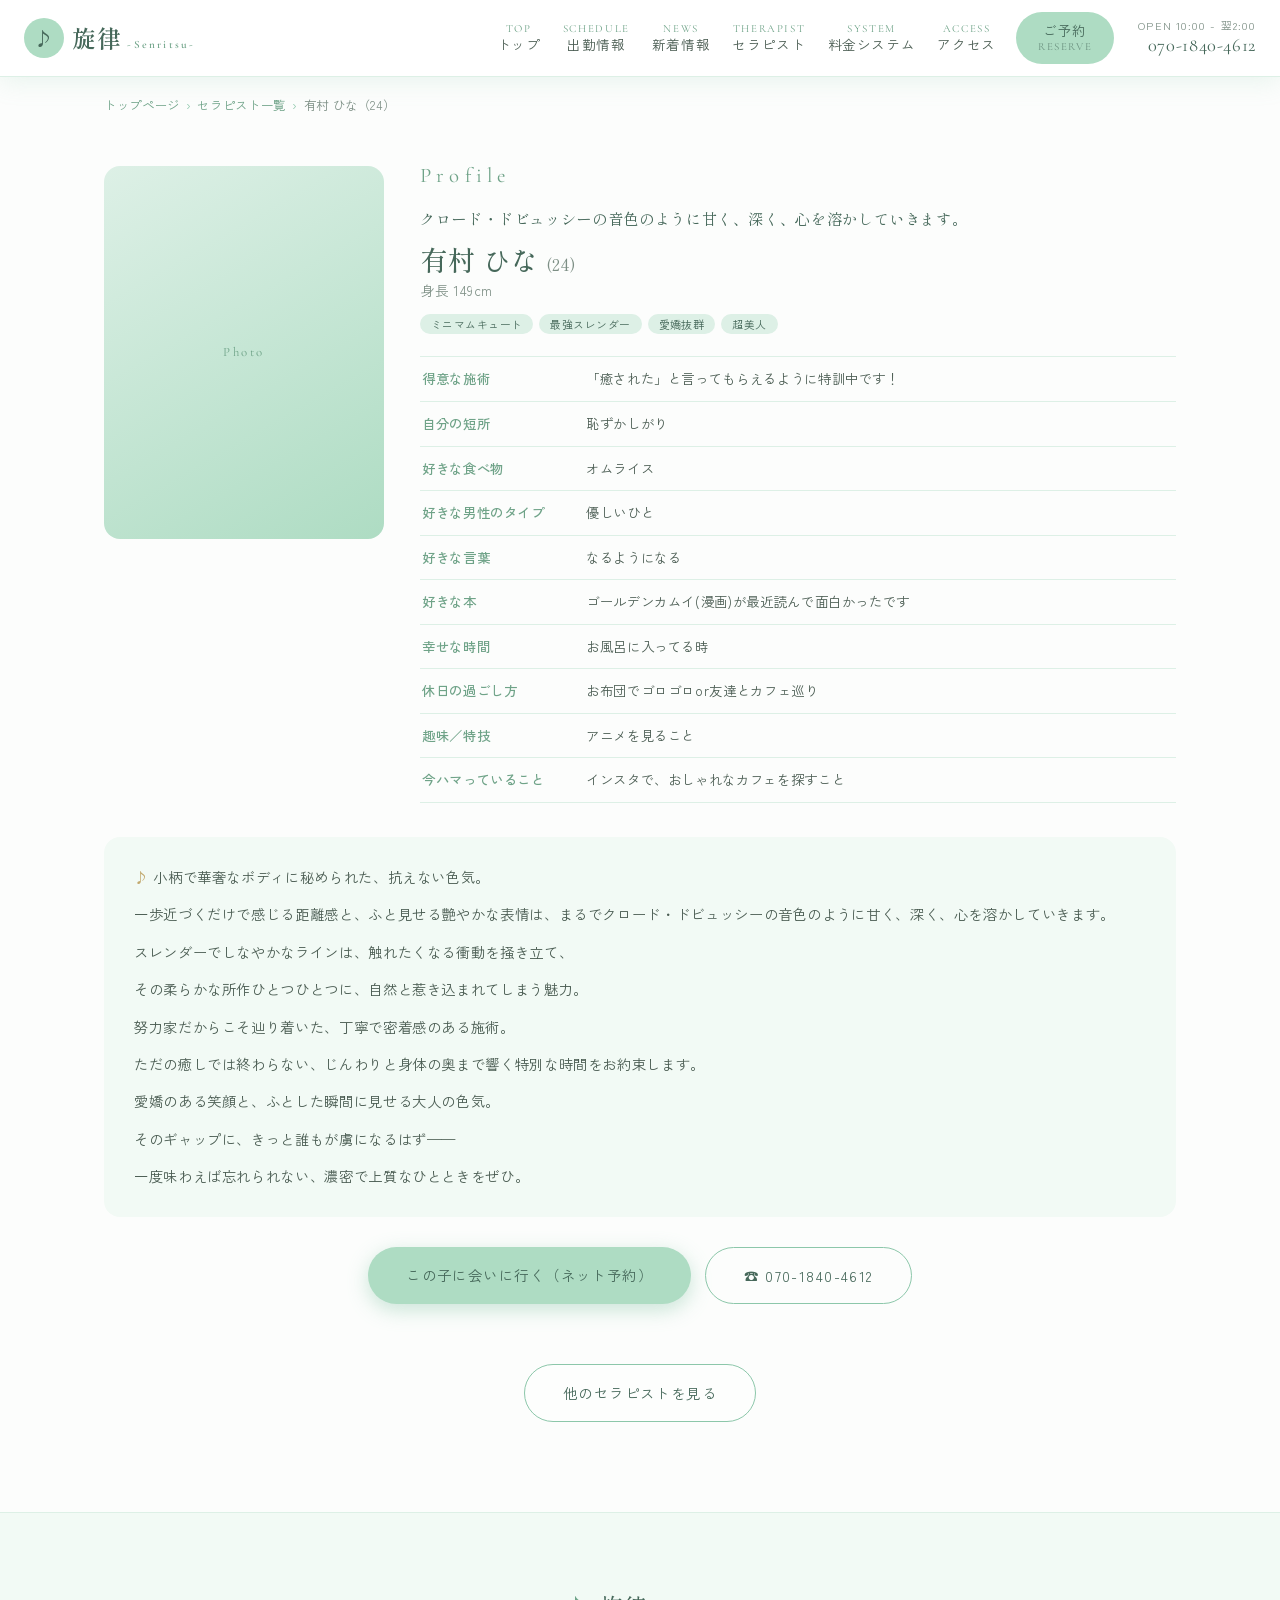
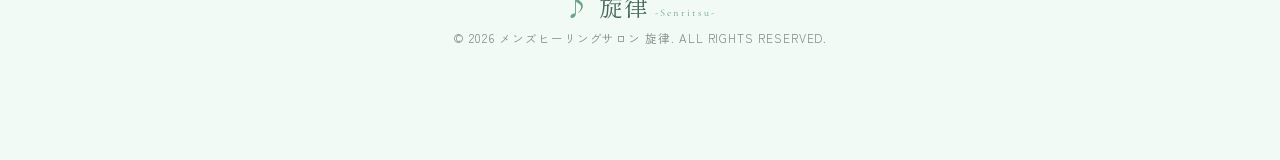
<file: profile/23.html>
<!DOCTYPE html>
<html lang="ja">
<head>
<meta charset="UTF-8">
<meta name="viewport" content="width=device-width, initial-scale=1.0">
<title>有村 ひな(24) | セラピスト紹介 | 旋律 -Senritsu- 岸和田のメンズヒーリングサロン</title>
<meta name="description" content="岸和田のメンズヒーリングサロン「旋律」のセラピスト、有村 ひな（24）のプロフィール。クロード・ドビュッシーの音色のように甘く、深く、心を溶かしていきます。">
<link rel="canonical" href="https://senritu.jp/profile/23.html">
<link rel="icon" type="image/svg+xml" href="../favicon.svg">
<meta property="og:type" content="profile">
<meta property="og:url" content="https://senritu.jp/profile/23.html">
<meta property="og:title" content="有村 ひな(24) | セラピスト紹介 | 旋律 -Senritsu-">
<meta property="og:description" content="岸和田のメンズヒーリングサロン「旋律」のセラピスト、有村 ひな（24）のプロフィール。クロード・ドビュッシーの音色のように甘く、深く、心を溶かしていきます。">
<meta property="og:image" content="https://senritu.jp/ogp.jpg">
<meta property="og:site_name" content="メンズヒーリングサロン 旋律">
<meta property="og:locale" content="ja_JP">
<meta name="twitter:card" content="summary_large_image">
<script type="application/ld+json">
{
  "@context": "https://schema.org",
  "@type": "BreadcrumbList",
  "itemListElement": [
    {"@type": "ListItem", "position": 1, "name": "トップページ", "item": "https://senritu.jp/"},
    {"@type": "ListItem", "position": 2, "name": "セラピスト一覧", "item": "https://senritu.jp/#therapist"},
    {"@type": "ListItem", "position": 3, "name": "有村 ひな", "item": "https://senritu.jp/profile/23.html"}
  ]
}
</script>
<link rel="preconnect" href="https://fonts.googleapis.com">
<link rel="preconnect" href="https://fonts.gstatic.com" crossorigin>
<link href="https://fonts.googleapis.com/css2?family=Shippori+Mincho:wght@400;500;600&family=Cormorant+Garamond:ital,wght@0,400;0,500;1,400&family=Zen+Kaku+Gothic+New:wght@300;400;500&display=swap" rel="stylesheet">
<link rel="stylesheet" href="../css/style.css">
</head>
<body class="profile-page">

<header class="header is-scrolled" id="header">
  <div class="header-inner">
    <a href="../index.html" class="logo">
      <span class="logo-mark">♪</span>
      <span class="logo-text">旋律<small>-Senritsu-</small></span>
    </a>
    <nav class="gnav" id="gnav">
      <ul>
        <li><a href="../index.html"><span>Top</span>トップ</a></li>
        <li><a href="../index.html#schedule"><span>Schedule</span>出勤情報</a></li>
        <li><a href="../index.html#news"><span>News</span>新着情報</a></li>
        <li><a href="../index.html#therapist"><span>Therapist</span>セラピスト</a></li>
        <li><a href="../index.html#system"><span>System</span>料金システム</a></li>
        <li><a href="../index.html#access"><span>Access</span>アクセス</a></li>
        <li><a href="#" class="nav-reserve">ご予約<span class="nav-reserve-en">Reserve</span></a></li>
      </ul>
    </nav>
    <div class="header-info">
      <p class="header-open">OPEN 10:00 - 翌2:00</p>
      <a href="tel:07018404612" class="header-tel">070-1840-4612</a>
    </div>
    <button class="menu-btn" id="menuBtn" aria-label="メニューを開く">
      <span></span><span></span><span></span>
    </button>
  </div>
</header>

<main>
  <div class="container">
    <nav class="breadcrumb" aria-label="パンくずリスト">
      <ol>
        <li><a href="../index.html">トップページ</a></li>
        <li><a href="../index.html#therapist">セラピスト一覧</a></li>
        <li>有村 ひな（24）</li>
      </ol>
    </nav>

    <section class="profile-detail">
      <div class="modal-grid">
        <div class="modal-photo"><span class="photo-placeholder">Photo</span></div>
        <div class="modal-info">
          <p class="modal-label">Profile</p>
          <p class="modal-catch">クロード・ドビュッシーの音色のように甘く、深く、心を溶かしていきます。</p>
          <h1 class="modal-name">有村 ひな <small>(24)</small></h1>
          <p class="modal-height">身長 149cm</p>
          <div class="tags modal-tags"><span class="tag">ミニマムキュート</span><span class="tag">最強スレンダー</span><span class="tag">愛嬌抜群</span><span class="tag">超美人</span></div>
          <dl class="modal-qa">
        <div><dt>得意な施術</dt><dd>「癒された」と言ってもらえるように特訓中です！</dd></div>
        <div><dt>自分の短所</dt><dd>恥ずかしがり</dd></div>
        <div><dt>好きな食べ物</dt><dd>オムライス</dd></div>
        <div><dt>好きな男性のタイプ</dt><dd>優しいひと</dd></div>
        <div><dt>好きな言葉</dt><dd>なるようになる</dd></div>
        <div><dt>好きな本</dt><dd>ゴールデンカムイ(漫画)が最近読んで面白かったです</dd></div>
        <div><dt>幸せな時間</dt><dd>お風呂に入ってる時</dd></div>
        <div><dt>休日の過ごし方</dt><dd>お布団でゴロゴロor友達とカフェ巡り</dd></div>
        <div><dt>趣味／特技</dt><dd>アニメを見ること</dd></div>
        <div><dt>今ハマっていること</dt><dd>インスタで、おしゃれなカフェを探すこと</dd></div>
      </dl>
        </div>
      </div>
      <div class="modal-comment">
        <p>小柄で華奢なボディに秘められた、抗えない色気。</p>
        <p>一歩近づくだけで感じる距離感と、ふと見せる艶やかな表情は、まるでクロード・ドビュッシーの音色のように甘く、深く、心を溶かしていきます。</p>
        <p>スレンダーでしなやかなラインは、触れたくなる衝動を掻き立て、</p>
        <p>その柔らかな所作ひとつひとつに、自然と惹き込まれてしまう魅力。</p>
        <p>努力家だからこそ辿り着いた、丁寧で密着感のある施術。</p>
        <p>ただの癒しでは終わらない、じんわりと身体の奥まで響く特別な時間をお約束します。</p>
        <p>愛嬌のある笑顔と、ふとした瞬間に見せる大人の色気。</p>
        <p>そのギャップに、きっと誰もが虜になるはず——</p>
        <p>一度味わえば忘れられない、濃密で上質なひとときをぜひ。</p>
      </div>
      <div class="modal-actions">
        <a href="#" class="btn btn-primary">この子に会いに行く（ネット予約）</a>
        <a href="tel:07018404612" class="btn btn-outline">☎ 070-1840-4612</a>
      </div>
      <p class="profile-other"><a href="../index.html#therapist" class="btn btn-ghost">他のセラピストを見る</a></p>
    </section>
  </div>
</main>

<footer class="footer">
  <div class="footer-inner">
    <p class="footer-logo"><span>♪</span> 旋律 <small>-Senritsu-</small></p>
    <p class="footer-copy">© 2026 メンズヒーリングサロン 旋律. ALL RIGHTS RESERVED.</p>
  </div>
</footer>

<script>
const menuBtn = document.getElementById('menuBtn');
const gnav = document.getElementById('gnav');
menuBtn.addEventListener('click', () => {
  const open = gnav.classList.toggle('is-open');
  menuBtn.classList.toggle('is-open', open);
});
</script>
</body>
</html>
</file>
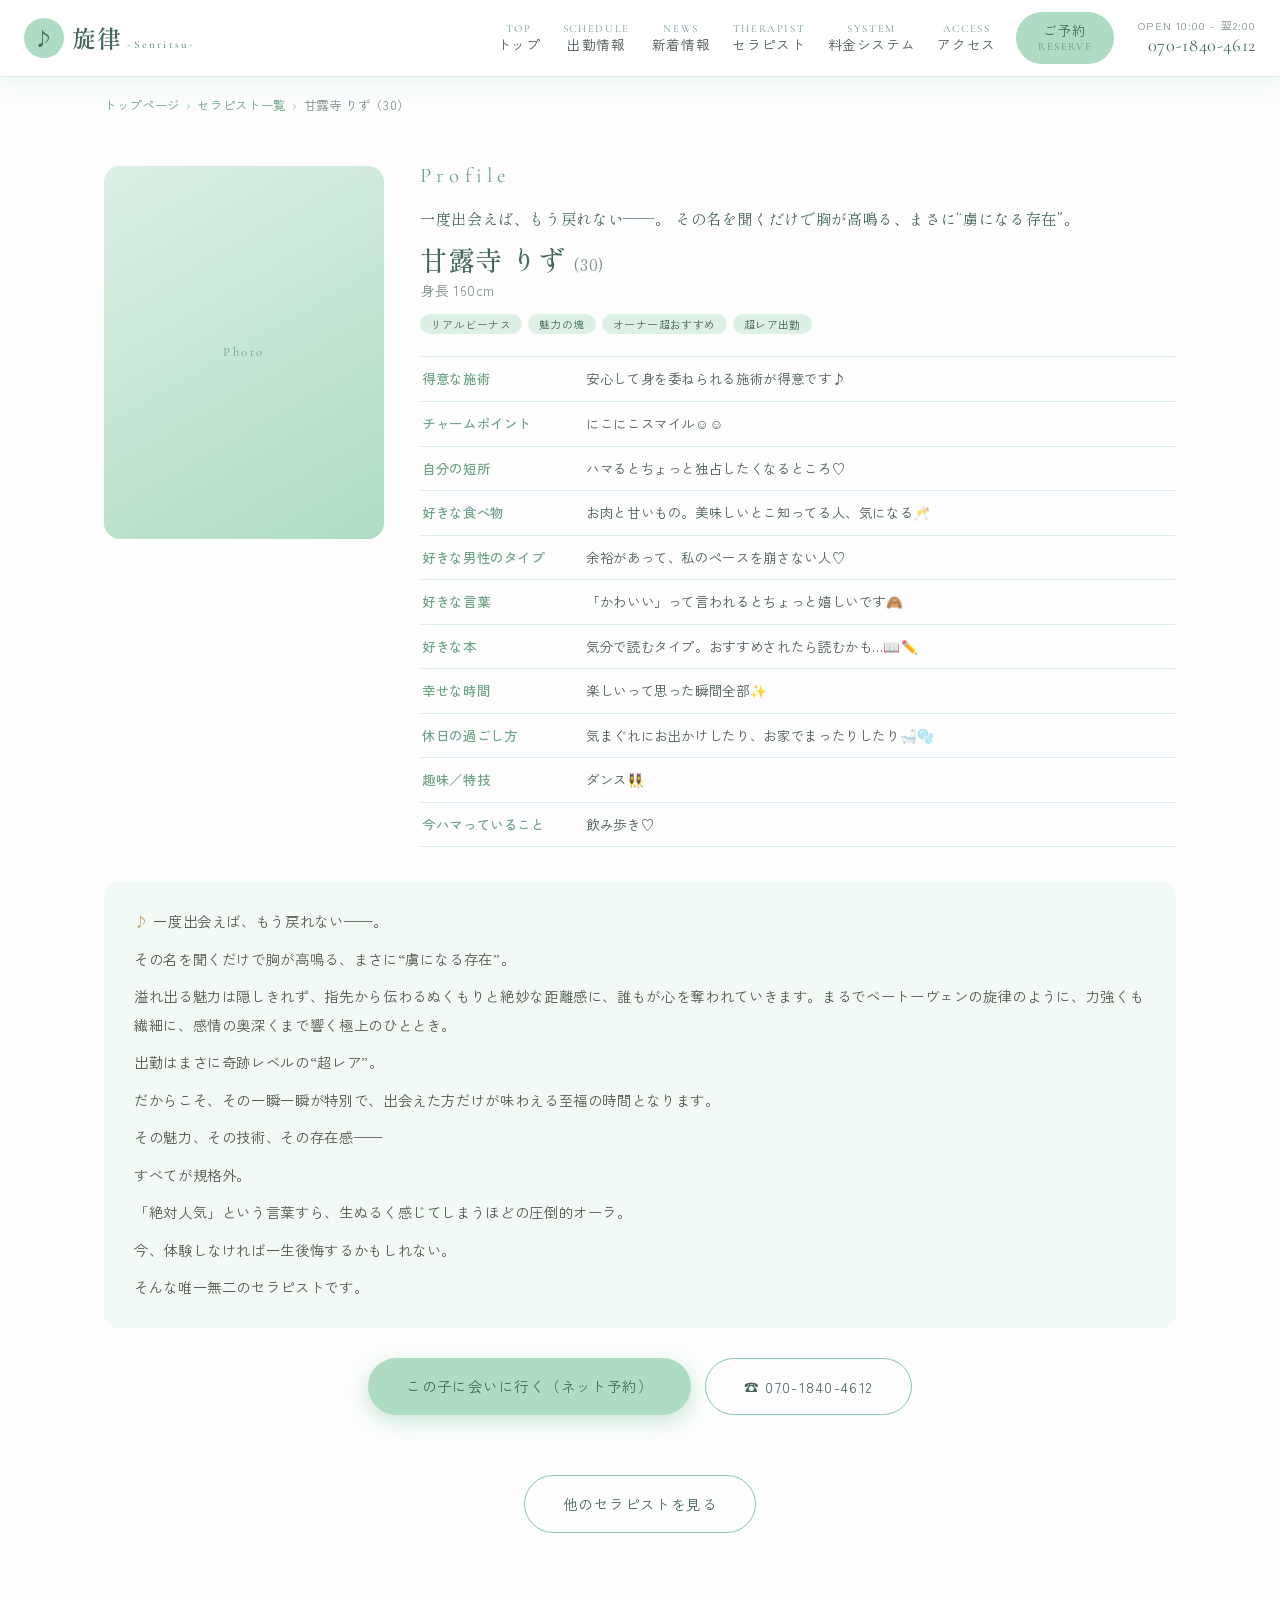
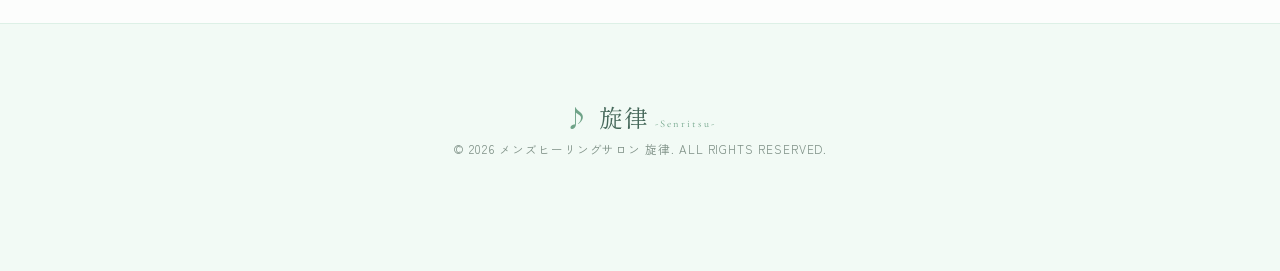
<file: profile/24.html>
<!DOCTYPE html>
<html lang="ja">
<head>
<meta charset="UTF-8">
<meta name="viewport" content="width=device-width, initial-scale=1.0">
<title>甘露寺 りず(30) | セラピスト紹介 | 旋律 -Senritsu- 岸和田のメンズヒーリングサロン</title>
<meta name="description" content="岸和田のメンズヒーリングサロン「旋律」のセラピスト、甘露寺 りず（30）のプロフィール。一度出会えば、もう戻れない——。 その名を聞くだけで胸が高鳴る、まさに“虜になる存在”。">
<link rel="canonical" href="https://senritu.jp/profile/24.html">
<link rel="icon" type="image/svg+xml" href="../favicon.svg">
<meta property="og:type" content="profile">
<meta property="og:url" content="https://senritu.jp/profile/24.html">
<meta property="og:title" content="甘露寺 りず(30) | セラピスト紹介 | 旋律 -Senritsu-">
<meta property="og:description" content="岸和田のメンズヒーリングサロン「旋律」のセラピスト、甘露寺 りず（30）のプロフィール。一度出会えば、もう戻れない——。 その名を聞くだけで胸が高鳴る、まさに“虜になる存在”。">
<meta property="og:image" content="https://senritu.jp/ogp.jpg">
<meta property="og:site_name" content="メンズヒーリングサロン 旋律">
<meta property="og:locale" content="ja_JP">
<meta name="twitter:card" content="summary_large_image">
<script type="application/ld+json">
{
  "@context": "https://schema.org",
  "@type": "BreadcrumbList",
  "itemListElement": [
    {"@type": "ListItem", "position": 1, "name": "トップページ", "item": "https://senritu.jp/"},
    {"@type": "ListItem", "position": 2, "name": "セラピスト一覧", "item": "https://senritu.jp/#therapist"},
    {"@type": "ListItem", "position": 3, "name": "甘露寺 りず", "item": "https://senritu.jp/profile/24.html"}
  ]
}
</script>
<link rel="preconnect" href="https://fonts.googleapis.com">
<link rel="preconnect" href="https://fonts.gstatic.com" crossorigin>
<link href="https://fonts.googleapis.com/css2?family=Shippori+Mincho:wght@400;500;600&family=Cormorant+Garamond:ital,wght@0,400;0,500;1,400&family=Zen+Kaku+Gothic+New:wght@300;400;500&display=swap" rel="stylesheet">
<link rel="stylesheet" href="../css/style.css">
</head>
<body class="profile-page">

<header class="header is-scrolled" id="header">
  <div class="header-inner">
    <a href="../index.html" class="logo">
      <span class="logo-mark">♪</span>
      <span class="logo-text">旋律<small>-Senritsu-</small></span>
    </a>
    <nav class="gnav" id="gnav">
      <ul>
        <li><a href="../index.html"><span>Top</span>トップ</a></li>
        <li><a href="../index.html#schedule"><span>Schedule</span>出勤情報</a></li>
        <li><a href="../index.html#news"><span>News</span>新着情報</a></li>
        <li><a href="../index.html#therapist"><span>Therapist</span>セラピスト</a></li>
        <li><a href="../index.html#system"><span>System</span>料金システム</a></li>
        <li><a href="../index.html#access"><span>Access</span>アクセス</a></li>
        <li><a href="#" class="nav-reserve">ご予約<span class="nav-reserve-en">Reserve</span></a></li>
      </ul>
    </nav>
    <div class="header-info">
      <p class="header-open">OPEN 10:00 - 翌2:00</p>
      <a href="tel:07018404612" class="header-tel">070-1840-4612</a>
    </div>
    <button class="menu-btn" id="menuBtn" aria-label="メニューを開く">
      <span></span><span></span><span></span>
    </button>
  </div>
</header>

<main>
  <div class="container">
    <nav class="breadcrumb" aria-label="パンくずリスト">
      <ol>
        <li><a href="../index.html">トップページ</a></li>
        <li><a href="../index.html#therapist">セラピスト一覧</a></li>
        <li>甘露寺 りず（30）</li>
      </ol>
    </nav>

    <section class="profile-detail">
      <div class="modal-grid">
        <div class="modal-photo"><span class="photo-placeholder">Photo</span></div>
        <div class="modal-info">
          <p class="modal-label">Profile</p>
          <p class="modal-catch">一度出会えば、もう戻れない——。 その名を聞くだけで胸が高鳴る、まさに“虜になる存在”。</p>
          <h1 class="modal-name">甘露寺 りず <small>(30)</small></h1>
          <p class="modal-height">身長 160cm</p>
          <div class="tags modal-tags"><span class="tag">リアルビーナス</span><span class="tag">魅力の塊</span><span class="tag">オーナー超おすすめ</span><span class="tag">超レア出勤</span></div>
          <dl class="modal-qa">
        <div><dt>得意な施術</dt><dd>安心して身を委ねられる施術が得意です♪</dd></div>
        <div><dt>チャームポイント</dt><dd>にこにこスマイル☺☺</dd></div>
        <div><dt>自分の短所</dt><dd>ハマるとちょっと独占したくなるところ♡</dd></div>
        <div><dt>好きな食べ物</dt><dd>お肉と甘いもの。美味しいとこ知ってる人、気になる🥂</dd></div>
        <div><dt>好きな男性のタイプ</dt><dd>余裕があって、私のペースを崩さない人♡</dd></div>
        <div><dt>好きな言葉</dt><dd>「かわいい」って言われるとちょっと嬉しいです🙈</dd></div>
        <div><dt>好きな本</dt><dd>気分で読むタイプ。おすすめされたら読むかも...📖✏️</dd></div>
        <div><dt>幸せな時間</dt><dd>楽しいって思った瞬間全部✨</dd></div>
        <div><dt>休日の過ごし方</dt><dd>気まぐれにお出かけしたり、お家でまったりしたり🛁🫧</dd></div>
        <div><dt>趣味／特技</dt><dd>ダンス👯‍♀️</dd></div>
        <div><dt>今ハマっていること</dt><dd>飲み歩き♡</dd></div>
      </dl>
        </div>
      </div>
      <div class="modal-comment">
        <p>一度出会えば、もう戻れない——。</p>
        <p>その名を聞くだけで胸が高鳴る、まさに“虜になる存在”。</p>
        <p>溢れ出る魅力は隠しきれず、指先から伝わるぬくもりと絶妙な距離感に、誰もが心を奪われていきます。まるでベートーヴェンの旋律のように、力強くも繊細に、感情の奥深くまで響く極上のひととき。</p>
        <p>出勤はまさに奇跡レベルの“超レア”。</p>
        <p>だからこそ、その一瞬一瞬が特別で、出会えた方だけが味わえる至福の時間となります。</p>
        <p>その魅力、その技術、その存在感——</p>
        <p>すべてが規格外。</p>
        <p>「絶対人気」という言葉すら、生ぬるく感じてしまうほどの圧倒的オーラ。</p>
        <p>今、体験しなければ一生後悔するかもしれない。</p>
        <p>そんな唯一無二のセラピストです。</p>
      </div>
      <div class="modal-actions">
        <a href="#" class="btn btn-primary">この子に会いに行く（ネット予約）</a>
        <a href="tel:07018404612" class="btn btn-outline">☎ 070-1840-4612</a>
      </div>
      <p class="profile-other"><a href="../index.html#therapist" class="btn btn-ghost">他のセラピストを見る</a></p>
    </section>
  </div>
</main>

<footer class="footer">
  <div class="footer-inner">
    <p class="footer-logo"><span>♪</span> 旋律 <small>-Senritsu-</small></p>
    <p class="footer-copy">© 2026 メンズヒーリングサロン 旋律. ALL RIGHTS RESERVED.</p>
  </div>
</footer>

<script>
const menuBtn = document.getElementById('menuBtn');
const gnav = document.getElementById('gnav');
menuBtn.addEventListener('click', () => {
  const open = gnav.classList.toggle('is-open');
  menuBtn.classList.toggle('is-open', open);
});
</script>
</body>
</html>
</file>
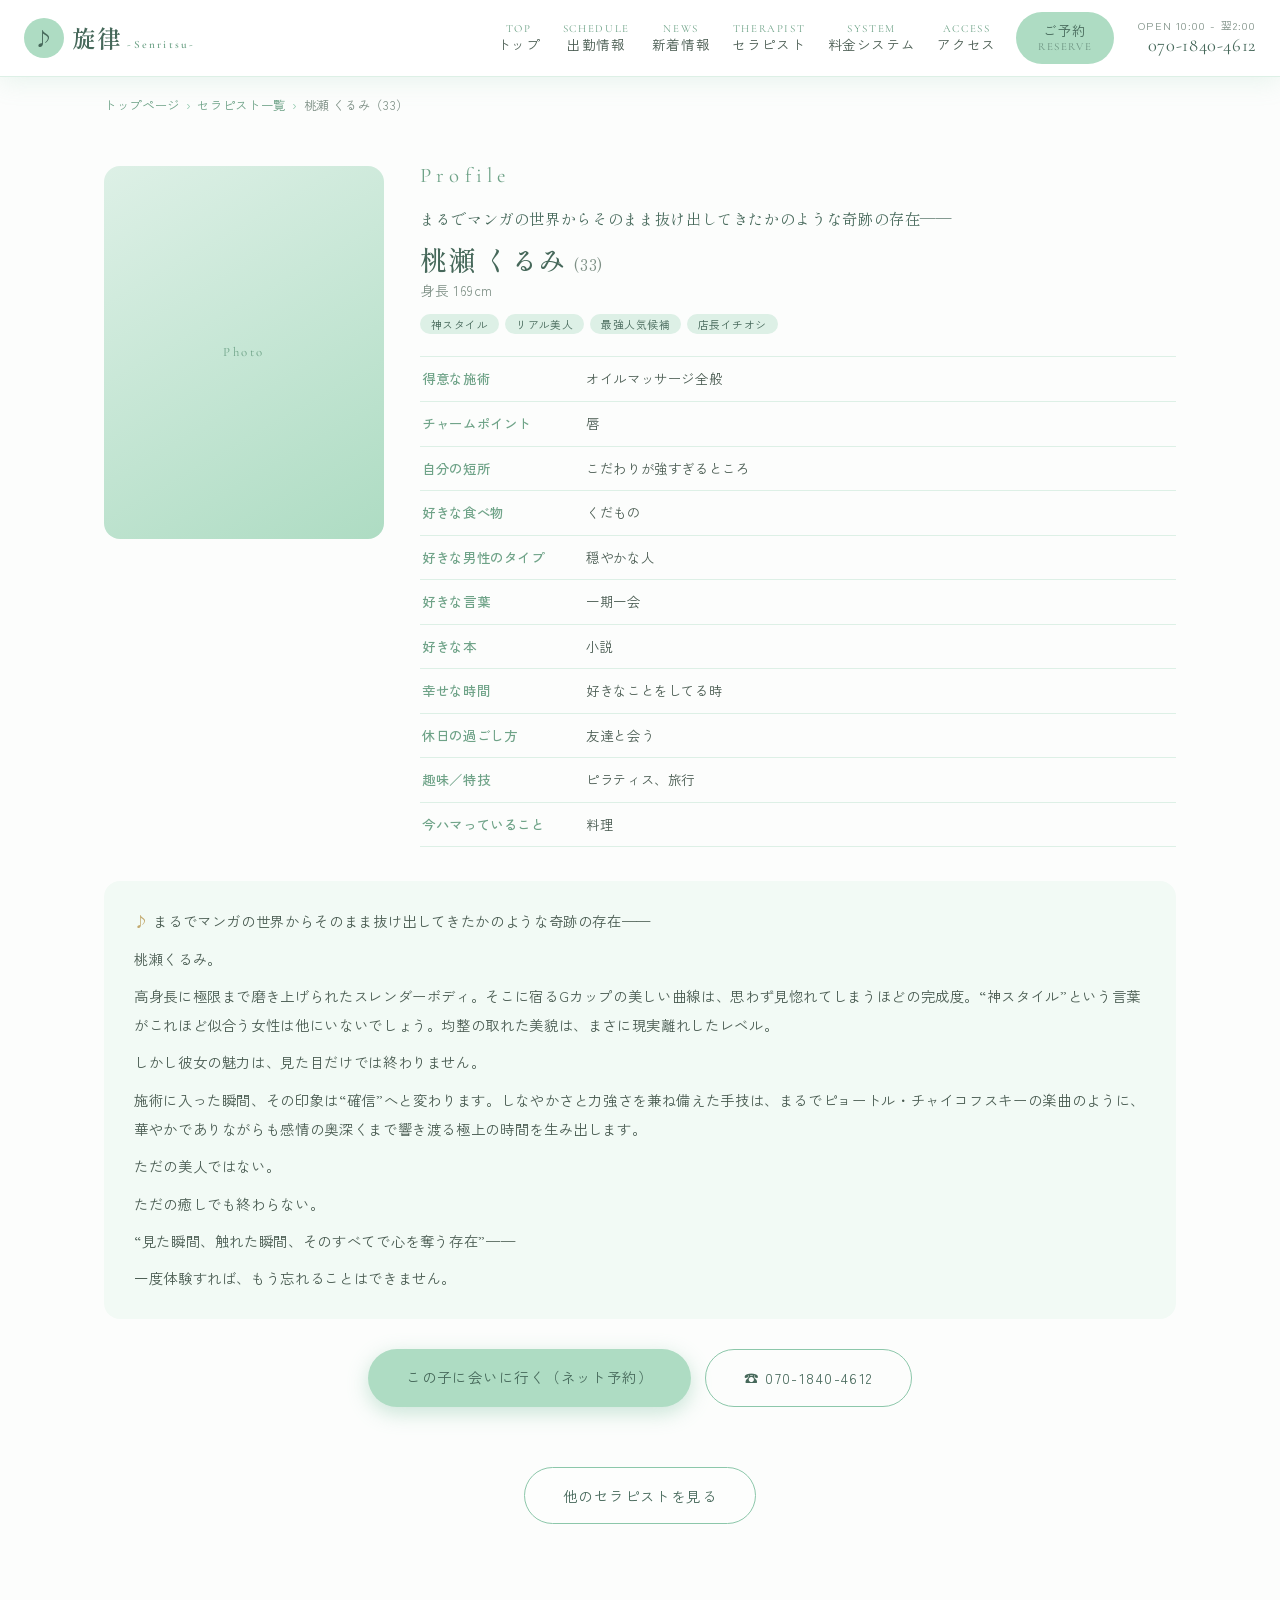
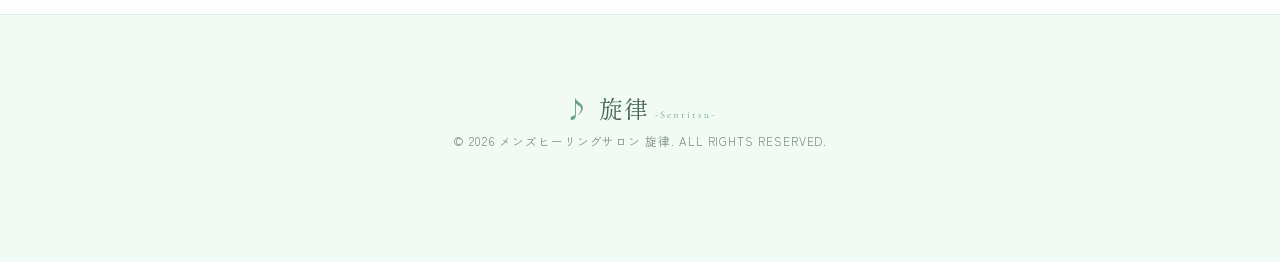
<file: profile/25.html>
<!DOCTYPE html>
<html lang="ja">
<head>
<meta charset="UTF-8">
<meta name="viewport" content="width=device-width, initial-scale=1.0">
<title>桃瀬 くるみ(33) | セラピスト紹介 | 旋律 -Senritsu- 岸和田のメンズヒーリングサロン</title>
<meta name="description" content="岸和田のメンズヒーリングサロン「旋律」のセラピスト、桃瀬 くるみ（33）のプロフィール。まるでマンガの世界からそのまま抜け出してきたかのような奇跡の存在——">
<link rel="canonical" href="https://senritu.jp/profile/25.html">
<link rel="icon" type="image/svg+xml" href="../favicon.svg">
<meta property="og:type" content="profile">
<meta property="og:url" content="https://senritu.jp/profile/25.html">
<meta property="og:title" content="桃瀬 くるみ(33) | セラピスト紹介 | 旋律 -Senritsu-">
<meta property="og:description" content="岸和田のメンズヒーリングサロン「旋律」のセラピスト、桃瀬 くるみ（33）のプロフィール。まるでマンガの世界からそのまま抜け出してきたかのような奇跡の存在——">
<meta property="og:image" content="https://senritu.jp/ogp.jpg">
<meta property="og:site_name" content="メンズヒーリングサロン 旋律">
<meta property="og:locale" content="ja_JP">
<meta name="twitter:card" content="summary_large_image">
<script type="application/ld+json">
{
  "@context": "https://schema.org",
  "@type": "BreadcrumbList",
  "itemListElement": [
    {"@type": "ListItem", "position": 1, "name": "トップページ", "item": "https://senritu.jp/"},
    {"@type": "ListItem", "position": 2, "name": "セラピスト一覧", "item": "https://senritu.jp/#therapist"},
    {"@type": "ListItem", "position": 3, "name": "桃瀬 くるみ", "item": "https://senritu.jp/profile/25.html"}
  ]
}
</script>
<link rel="preconnect" href="https://fonts.googleapis.com">
<link rel="preconnect" href="https://fonts.gstatic.com" crossorigin>
<link href="https://fonts.googleapis.com/css2?family=Shippori+Mincho:wght@400;500;600&family=Cormorant+Garamond:ital,wght@0,400;0,500;1,400&family=Zen+Kaku+Gothic+New:wght@300;400;500&display=swap" rel="stylesheet">
<link rel="stylesheet" href="../css/style.css">
</head>
<body class="profile-page">

<header class="header is-scrolled" id="header">
  <div class="header-inner">
    <a href="../index.html" class="logo">
      <span class="logo-mark">♪</span>
      <span class="logo-text">旋律<small>-Senritsu-</small></span>
    </a>
    <nav class="gnav" id="gnav">
      <ul>
        <li><a href="../index.html"><span>Top</span>トップ</a></li>
        <li><a href="../index.html#schedule"><span>Schedule</span>出勤情報</a></li>
        <li><a href="../index.html#news"><span>News</span>新着情報</a></li>
        <li><a href="../index.html#therapist"><span>Therapist</span>セラピスト</a></li>
        <li><a href="../index.html#system"><span>System</span>料金システム</a></li>
        <li><a href="../index.html#access"><span>Access</span>アクセス</a></li>
        <li><a href="#" class="nav-reserve">ご予約<span class="nav-reserve-en">Reserve</span></a></li>
      </ul>
    </nav>
    <div class="header-info">
      <p class="header-open">OPEN 10:00 - 翌2:00</p>
      <a href="tel:07018404612" class="header-tel">070-1840-4612</a>
    </div>
    <button class="menu-btn" id="menuBtn" aria-label="メニューを開く">
      <span></span><span></span><span></span>
    </button>
  </div>
</header>

<main>
  <div class="container">
    <nav class="breadcrumb" aria-label="パンくずリスト">
      <ol>
        <li><a href="../index.html">トップページ</a></li>
        <li><a href="../index.html#therapist">セラピスト一覧</a></li>
        <li>桃瀬 くるみ（33）</li>
      </ol>
    </nav>

    <section class="profile-detail">
      <div class="modal-grid">
        <div class="modal-photo"><span class="photo-placeholder">Photo</span></div>
        <div class="modal-info">
          <p class="modal-label">Profile</p>
          <p class="modal-catch">まるでマンガの世界からそのまま抜け出してきたかのような奇跡の存在——</p>
          <h1 class="modal-name">桃瀬 くるみ <small>(33)</small></h1>
          <p class="modal-height">身長 169cm</p>
          <div class="tags modal-tags"><span class="tag">神スタイル</span><span class="tag">リアル美人</span><span class="tag">最強人気候補</span><span class="tag">店長イチオシ</span></div>
          <dl class="modal-qa">
        <div><dt>得意な施術</dt><dd>オイルマッサージ全般</dd></div>
        <div><dt>チャームポイント</dt><dd>唇</dd></div>
        <div><dt>自分の短所</dt><dd>こだわりが強すぎるところ</dd></div>
        <div><dt>好きな食べ物</dt><dd>くだもの</dd></div>
        <div><dt>好きな男性のタイプ</dt><dd>穏やかな人</dd></div>
        <div><dt>好きな言葉</dt><dd>一期一会</dd></div>
        <div><dt>好きな本</dt><dd>小説</dd></div>
        <div><dt>幸せな時間</dt><dd>好きなことをしてる時</dd></div>
        <div><dt>休日の過ごし方</dt><dd>友達と会う</dd></div>
        <div><dt>趣味／特技</dt><dd>ピラティス、旅行</dd></div>
        <div><dt>今ハマっていること</dt><dd>料理</dd></div>
      </dl>
        </div>
      </div>
      <div class="modal-comment">
        <p>まるでマンガの世界からそのまま抜け出してきたかのような奇跡の存在——</p>
        <p>桃瀬くるみ。</p>
        <p>高身長に極限まで磨き上げられたスレンダーボディ。そこに宿るGカップの美しい曲線は、思わず見惚れてしまうほどの完成度。“神スタイル”という言葉がこれほど似合う女性は他にいないでしょう。均整の取れた美貌は、まさに現実離れしたレベル。</p>
        <p>しかし彼女の魅力は、見た目だけでは終わりません。</p>
        <p>施術に入った瞬間、その印象は“確信”へと変わります。しなやかさと力強さを兼ね備えた手技は、まるでピョートル・チャイコフスキーの楽曲のように、華やかでありながらも感情の奥深くまで響き渡る極上の時間を生み出します。</p>
        <p>ただの美人ではない。</p>
        <p>ただの癒しでも終わらない。</p>
        <p>“見た瞬間、触れた瞬間、そのすべてで心を奪う存在”——</p>
        <p>一度体験すれば、もう忘れることはできません。</p>
      </div>
      <div class="modal-actions">
        <a href="#" class="btn btn-primary">この子に会いに行く（ネット予約）</a>
        <a href="tel:07018404612" class="btn btn-outline">☎ 070-1840-4612</a>
      </div>
      <p class="profile-other"><a href="../index.html#therapist" class="btn btn-ghost">他のセラピストを見る</a></p>
    </section>
  </div>
</main>

<footer class="footer">
  <div class="footer-inner">
    <p class="footer-logo"><span>♪</span> 旋律 <small>-Senritsu-</small></p>
    <p class="footer-copy">© 2026 メンズヒーリングサロン 旋律. ALL RIGHTS RESERVED.</p>
  </div>
</footer>

<script>
const menuBtn = document.getElementById('menuBtn');
const gnav = document.getElementById('gnav');
menuBtn.addEventListener('click', () => {
  const open = gnav.classList.toggle('is-open');
  menuBtn.classList.toggle('is-open', open);
});
</script>
</body>
</html>
</file>
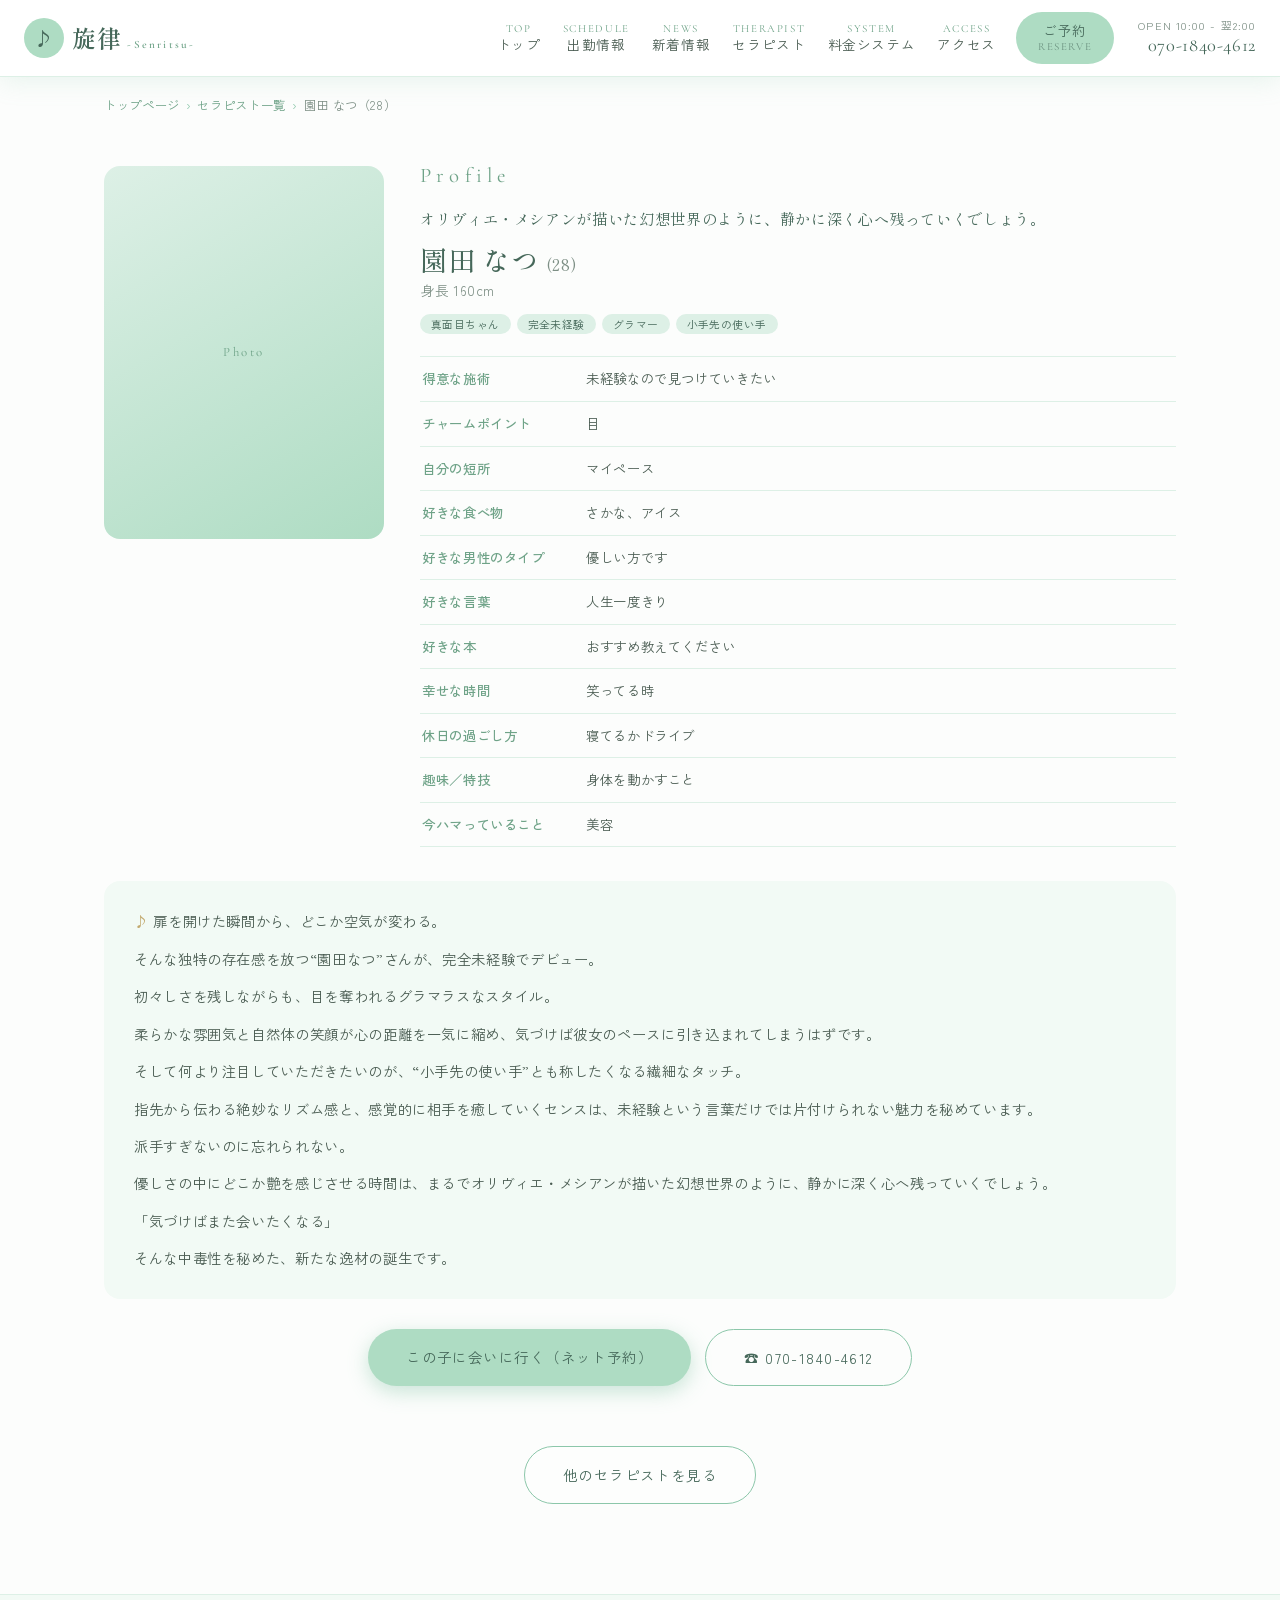
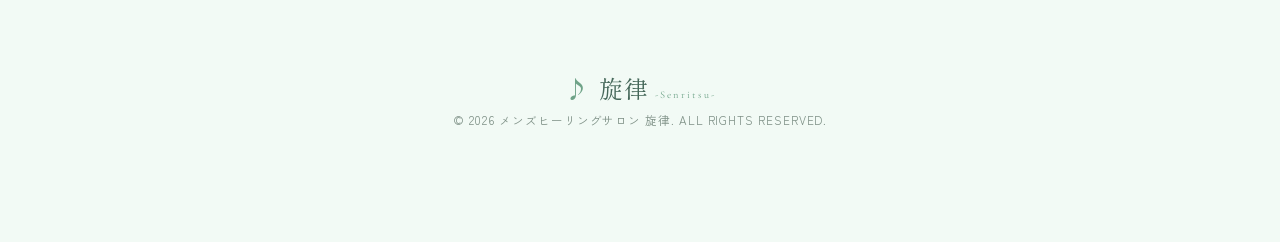
<file: profile/26.html>
<!DOCTYPE html>
<html lang="ja">
<head>
<meta charset="UTF-8">
<meta name="viewport" content="width=device-width, initial-scale=1.0">
<title>園田 なつ(28) | セラピスト紹介 | 旋律 -Senritsu- 岸和田のメンズヒーリングサロン</title>
<meta name="description" content="岸和田のメンズヒーリングサロン「旋律」のセラピスト、園田 なつ（28）のプロフィール。オリヴィエ・メシアンが描いた幻想世界のように、静かに深く心へ残っていくでしょう。">
<link rel="canonical" href="https://senritu.jp/profile/26.html">
<link rel="icon" type="image/svg+xml" href="../favicon.svg">
<meta property="og:type" content="profile">
<meta property="og:url" content="https://senritu.jp/profile/26.html">
<meta property="og:title" content="園田 なつ(28) | セラピスト紹介 | 旋律 -Senritsu-">
<meta property="og:description" content="岸和田のメンズヒーリングサロン「旋律」のセラピスト、園田 なつ（28）のプロフィール。オリヴィエ・メシアンが描いた幻想世界のように、静かに深く心へ残っていくでしょう。">
<meta property="og:image" content="https://senritu.jp/ogp.jpg">
<meta property="og:site_name" content="メンズヒーリングサロン 旋律">
<meta property="og:locale" content="ja_JP">
<meta name="twitter:card" content="summary_large_image">
<script type="application/ld+json">
{
  "@context": "https://schema.org",
  "@type": "BreadcrumbList",
  "itemListElement": [
    {"@type": "ListItem", "position": 1, "name": "トップページ", "item": "https://senritu.jp/"},
    {"@type": "ListItem", "position": 2, "name": "セラピスト一覧", "item": "https://senritu.jp/#therapist"},
    {"@type": "ListItem", "position": 3, "name": "園田 なつ", "item": "https://senritu.jp/profile/26.html"}
  ]
}
</script>
<link rel="preconnect" href="https://fonts.googleapis.com">
<link rel="preconnect" href="https://fonts.gstatic.com" crossorigin>
<link href="https://fonts.googleapis.com/css2?family=Shippori+Mincho:wght@400;500;600&family=Cormorant+Garamond:ital,wght@0,400;0,500;1,400&family=Zen+Kaku+Gothic+New:wght@300;400;500&display=swap" rel="stylesheet">
<link rel="stylesheet" href="../css/style.css">
</head>
<body class="profile-page">

<header class="header is-scrolled" id="header">
  <div class="header-inner">
    <a href="../index.html" class="logo">
      <span class="logo-mark">♪</span>
      <span class="logo-text">旋律<small>-Senritsu-</small></span>
    </a>
    <nav class="gnav" id="gnav">
      <ul>
        <li><a href="../index.html"><span>Top</span>トップ</a></li>
        <li><a href="../index.html#schedule"><span>Schedule</span>出勤情報</a></li>
        <li><a href="../index.html#news"><span>News</span>新着情報</a></li>
        <li><a href="../index.html#therapist"><span>Therapist</span>セラピスト</a></li>
        <li><a href="../index.html#system"><span>System</span>料金システム</a></li>
        <li><a href="../index.html#access"><span>Access</span>アクセス</a></li>
        <li><a href="#" class="nav-reserve">ご予約<span class="nav-reserve-en">Reserve</span></a></li>
      </ul>
    </nav>
    <div class="header-info">
      <p class="header-open">OPEN 10:00 - 翌2:00</p>
      <a href="tel:07018404612" class="header-tel">070-1840-4612</a>
    </div>
    <button class="menu-btn" id="menuBtn" aria-label="メニューを開く">
      <span></span><span></span><span></span>
    </button>
  </div>
</header>

<main>
  <div class="container">
    <nav class="breadcrumb" aria-label="パンくずリスト">
      <ol>
        <li><a href="../index.html">トップページ</a></li>
        <li><a href="../index.html#therapist">セラピスト一覧</a></li>
        <li>園田 なつ（28）</li>
      </ol>
    </nav>

    <section class="profile-detail">
      <div class="modal-grid">
        <div class="modal-photo"><span class="photo-placeholder">Photo</span></div>
        <div class="modal-info">
          <p class="modal-label">Profile</p>
          <p class="modal-catch">オリヴィエ・メシアンが描いた幻想世界のように、静かに深く心へ残っていくでしょう。</p>
          <h1 class="modal-name">園田 なつ <small>(28)</small></h1>
          <p class="modal-height">身長 160cm</p>
          <div class="tags modal-tags"><span class="tag">真面目ちゃん</span><span class="tag">完全未経験</span><span class="tag">グラマー</span><span class="tag">小手先の使い手</span></div>
          <dl class="modal-qa">
        <div><dt>得意な施術</dt><dd>未経験なので見つけていきたい</dd></div>
        <div><dt>チャームポイント</dt><dd>目</dd></div>
        <div><dt>自分の短所</dt><dd>マイペース</dd></div>
        <div><dt>好きな食べ物</dt><dd>さかな、アイス</dd></div>
        <div><dt>好きな男性のタイプ</dt><dd>優しい方です</dd></div>
        <div><dt>好きな言葉</dt><dd>人生一度きり</dd></div>
        <div><dt>好きな本</dt><dd>おすすめ教えてください</dd></div>
        <div><dt>幸せな時間</dt><dd>笑ってる時</dd></div>
        <div><dt>休日の過ごし方</dt><dd>寝てるかドライブ</dd></div>
        <div><dt>趣味／特技</dt><dd>身体を動かすこと</dd></div>
        <div><dt>今ハマっていること</dt><dd>美容</dd></div>
      </dl>
        </div>
      </div>
      <div class="modal-comment">
        <p>扉を開けた瞬間から、どこか空気が変わる。</p>
        <p>そんな独特の存在感を放つ“園田なつ”さんが、完全未経験でデビュー。</p>
        <p>初々しさを残しながらも、目を奪われるグラマラスなスタイル。</p>
        <p>柔らかな雰囲気と自然体の笑顔が心の距離を一気に縮め、気づけば彼女のペースに引き込まれてしまうはずです。</p>
        <p>そして何より注目していただきたいのが、“小手先の使い手”とも称したくなる繊細なタッチ。</p>
        <p>指先から伝わる絶妙なリズム感と、感覚的に相手を癒していくセンスは、未経験という言葉だけでは片付けられない魅力を秘めています。</p>
        <p>派手すぎないのに忘れられない。</p>
        <p>優しさの中にどこか艶を感じさせる時間は、まるでオリヴィエ・メシアンが描いた幻想世界のように、静かに深く心へ残っていくでしょう。</p>
        <p>「気づけばまた会いたくなる」</p>
        <p>そんな中毒性を秘めた、新たな逸材の誕生です。</p>
      </div>
      <div class="modal-actions">
        <a href="#" class="btn btn-primary">この子に会いに行く（ネット予約）</a>
        <a href="tel:07018404612" class="btn btn-outline">☎ 070-1840-4612</a>
      </div>
      <p class="profile-other"><a href="../index.html#therapist" class="btn btn-ghost">他のセラピストを見る</a></p>
    </section>
  </div>
</main>

<footer class="footer">
  <div class="footer-inner">
    <p class="footer-logo"><span>♪</span> 旋律 <small>-Senritsu-</small></p>
    <p class="footer-copy">© 2026 メンズヒーリングサロン 旋律. ALL RIGHTS RESERVED.</p>
  </div>
</footer>

<script>
const menuBtn = document.getElementById('menuBtn');
const gnav = document.getElementById('gnav');
menuBtn.addEventListener('click', () => {
  const open = gnav.classList.toggle('is-open');
  menuBtn.classList.toggle('is-open', open);
});
</script>
</body>
</html>
</file>
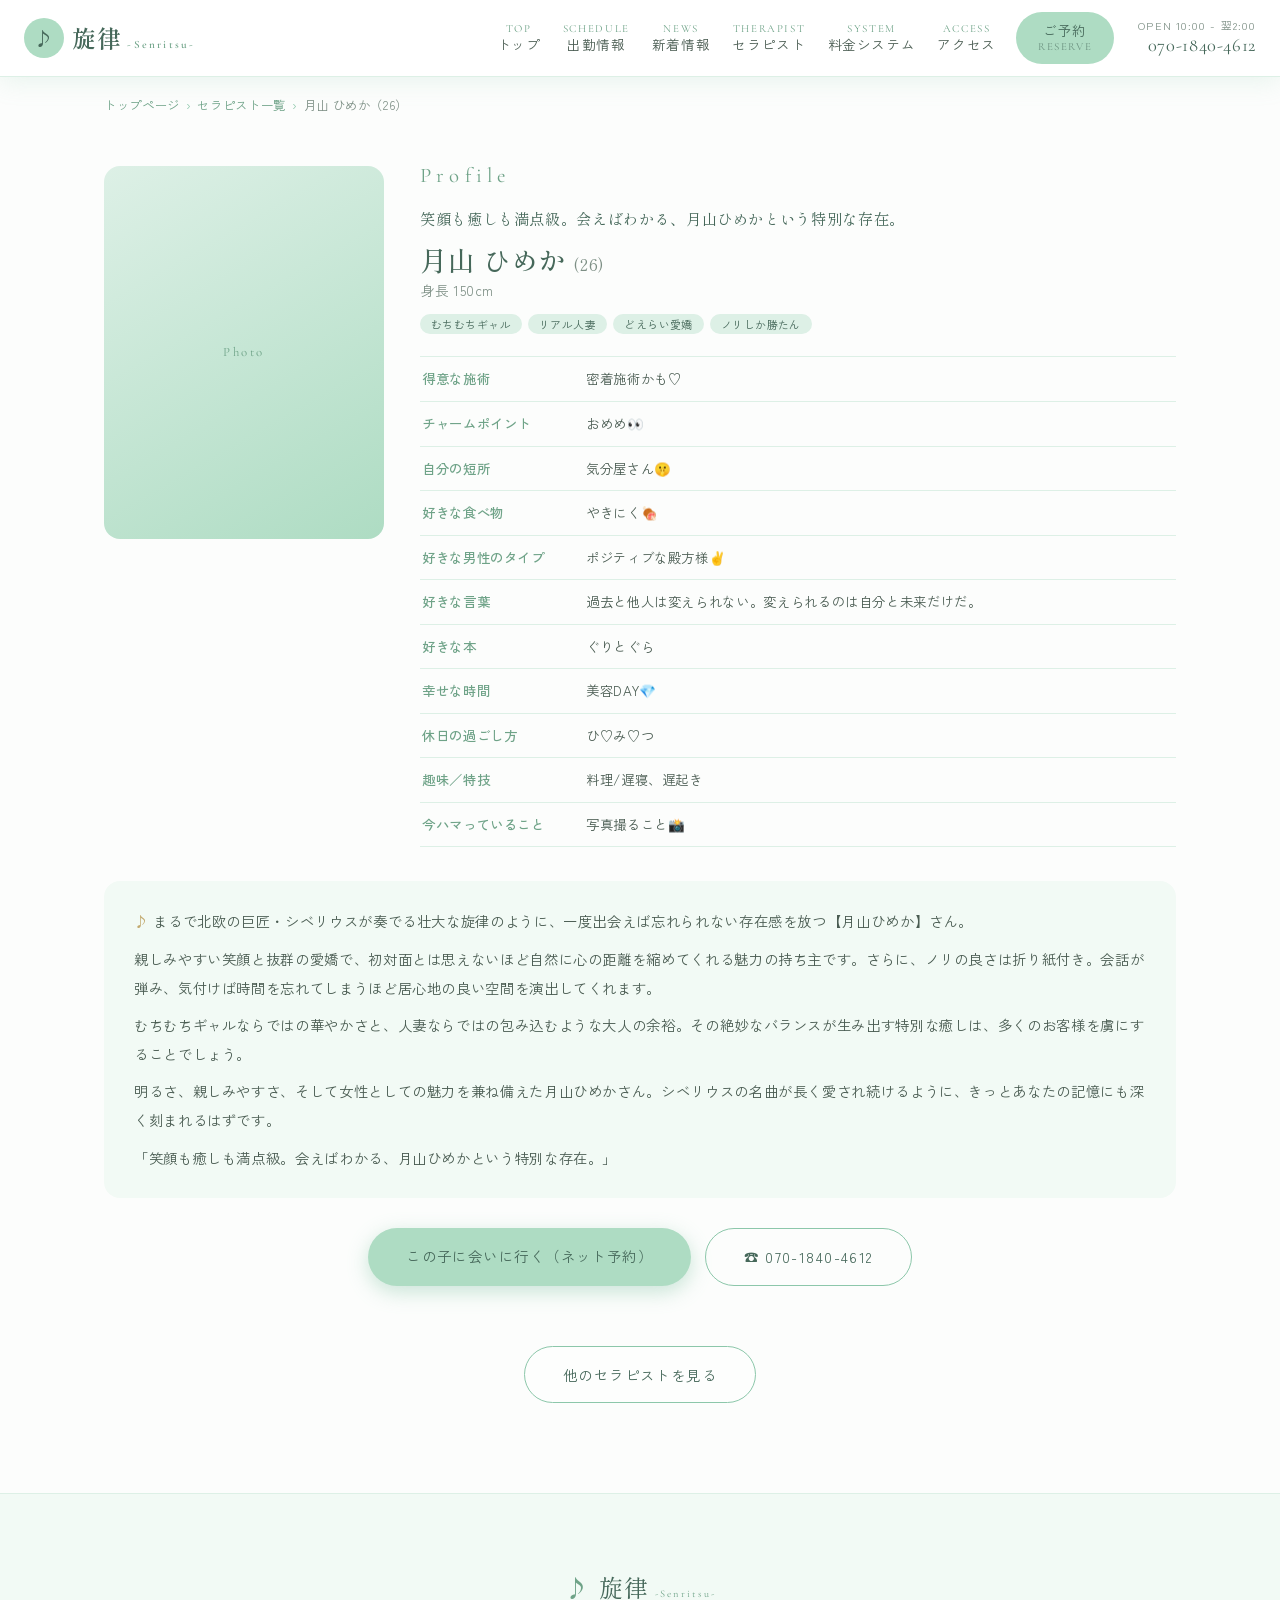
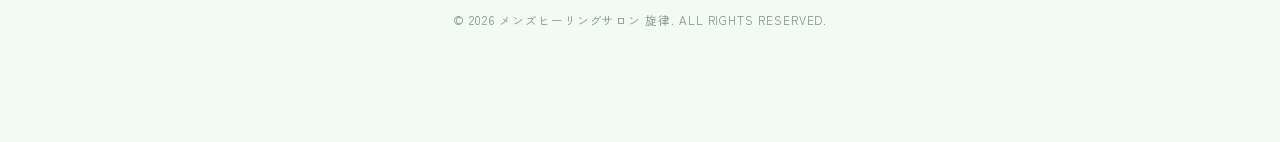
<file: profile/27.html>
<!DOCTYPE html>
<html lang="ja">
<head>
<meta charset="UTF-8">
<meta name="viewport" content="width=device-width, initial-scale=1.0">
<title>月山 ひめか(26) | セラピスト紹介 | 旋律 -Senritsu- 岸和田のメンズヒーリングサロン</title>
<meta name="description" content="岸和田のメンズヒーリングサロン「旋律」のセラピスト、月山 ひめか（26）のプロフィール。笑顔も癒しも満点級。会えばわかる、月山ひめかという特別な存在。">
<link rel="canonical" href="https://senritu.jp/profile/27.html">
<link rel="icon" type="image/svg+xml" href="../favicon.svg">
<meta property="og:type" content="profile">
<meta property="og:url" content="https://senritu.jp/profile/27.html">
<meta property="og:title" content="月山 ひめか(26) | セラピスト紹介 | 旋律 -Senritsu-">
<meta property="og:description" content="岸和田のメンズヒーリングサロン「旋律」のセラピスト、月山 ひめか（26）のプロフィール。笑顔も癒しも満点級。会えばわかる、月山ひめかという特別な存在。">
<meta property="og:image" content="https://senritu.jp/ogp.jpg">
<meta property="og:site_name" content="メンズヒーリングサロン 旋律">
<meta property="og:locale" content="ja_JP">
<meta name="twitter:card" content="summary_large_image">
<script type="application/ld+json">
{
  "@context": "https://schema.org",
  "@type": "BreadcrumbList",
  "itemListElement": [
    {"@type": "ListItem", "position": 1, "name": "トップページ", "item": "https://senritu.jp/"},
    {"@type": "ListItem", "position": 2, "name": "セラピスト一覧", "item": "https://senritu.jp/#therapist"},
    {"@type": "ListItem", "position": 3, "name": "月山 ひめか", "item": "https://senritu.jp/profile/27.html"}
  ]
}
</script>
<link rel="preconnect" href="https://fonts.googleapis.com">
<link rel="preconnect" href="https://fonts.gstatic.com" crossorigin>
<link href="https://fonts.googleapis.com/css2?family=Shippori+Mincho:wght@400;500;600&family=Cormorant+Garamond:ital,wght@0,400;0,500;1,400&family=Zen+Kaku+Gothic+New:wght@300;400;500&display=swap" rel="stylesheet">
<link rel="stylesheet" href="../css/style.css">
</head>
<body class="profile-page">

<header class="header is-scrolled" id="header">
  <div class="header-inner">
    <a href="../index.html" class="logo">
      <span class="logo-mark">♪</span>
      <span class="logo-text">旋律<small>-Senritsu-</small></span>
    </a>
    <nav class="gnav" id="gnav">
      <ul>
        <li><a href="../index.html"><span>Top</span>トップ</a></li>
        <li><a href="../index.html#schedule"><span>Schedule</span>出勤情報</a></li>
        <li><a href="../index.html#news"><span>News</span>新着情報</a></li>
        <li><a href="../index.html#therapist"><span>Therapist</span>セラピスト</a></li>
        <li><a href="../index.html#system"><span>System</span>料金システム</a></li>
        <li><a href="../index.html#access"><span>Access</span>アクセス</a></li>
        <li><a href="#" class="nav-reserve">ご予約<span class="nav-reserve-en">Reserve</span></a></li>
      </ul>
    </nav>
    <div class="header-info">
      <p class="header-open">OPEN 10:00 - 翌2:00</p>
      <a href="tel:07018404612" class="header-tel">070-1840-4612</a>
    </div>
    <button class="menu-btn" id="menuBtn" aria-label="メニューを開く">
      <span></span><span></span><span></span>
    </button>
  </div>
</header>

<main>
  <div class="container">
    <nav class="breadcrumb" aria-label="パンくずリスト">
      <ol>
        <li><a href="../index.html">トップページ</a></li>
        <li><a href="../index.html#therapist">セラピスト一覧</a></li>
        <li>月山 ひめか（26）</li>
      </ol>
    </nav>

    <section class="profile-detail">
      <div class="modal-grid">
        <div class="modal-photo"><span class="photo-placeholder">Photo</span></div>
        <div class="modal-info">
          <p class="modal-label">Profile</p>
          <p class="modal-catch">笑顔も癒しも満点級。会えばわかる、月山ひめかという特別な存在。</p>
          <h1 class="modal-name">月山 ひめか <small>(26)</small></h1>
          <p class="modal-height">身長 150cm</p>
          <div class="tags modal-tags"><span class="tag">むちむちギャル</span><span class="tag">リアル人妻</span><span class="tag">どえらい愛嬌</span><span class="tag">ノリしか勝たん</span></div>
          <dl class="modal-qa">
        <div><dt>得意な施術</dt><dd>密着施術かも♡</dd></div>
        <div><dt>チャームポイント</dt><dd>おめめ👀</dd></div>
        <div><dt>自分の短所</dt><dd>気分屋さん🤫</dd></div>
        <div><dt>好きな食べ物</dt><dd>やきにく🍖</dd></div>
        <div><dt>好きな男性のタイプ</dt><dd>ポジティブな殿方様✌️</dd></div>
        <div><dt>好きな言葉</dt><dd>過去と他人は変えられない。変えられるのは自分と未来だけだ。</dd></div>
        <div><dt>好きな本</dt><dd>ぐりとぐら</dd></div>
        <div><dt>幸せな時間</dt><dd>美容DAY💎</dd></div>
        <div><dt>休日の過ごし方</dt><dd>ひ♡み♡つ</dd></div>
        <div><dt>趣味／特技</dt><dd>料理/遅寝、遅起き</dd></div>
        <div><dt>今ハマっていること</dt><dd>写真撮ること📸</dd></div>
      </dl>
        </div>
      </div>
      <div class="modal-comment">
        <p>まるで北欧の巨匠・シベリウスが奏でる壮大な旋律のように、一度出会えば忘れられない存在感を放つ【月山ひめか】さん。</p>
        <p>親しみやすい笑顔と抜群の愛嬌で、初対面とは思えないほど自然に心の距離を縮めてくれる魅力の持ち主です。さらに、ノリの良さは折り紙付き。会話が弾み、気付けば時間を忘れてしまうほど居心地の良い空間を演出してくれます。</p>
        <p>むちむちギャルならではの華やかさと、人妻ならではの包み込むような大人の余裕。その絶妙なバランスが生み出す特別な癒しは、多くのお客様を虜にすることでしょう。</p>
        <p>明るさ、親しみやすさ、そして女性としての魅力を兼ね備えた月山ひめかさん。シベリウスの名曲が長く愛され続けるように、きっとあなたの記憶にも深く刻まれるはずです。</p>
        <p>「笑顔も癒しも満点級。会えばわかる、月山ひめかという特別な存在。」</p>
      </div>
      <div class="modal-actions">
        <a href="#" class="btn btn-primary">この子に会いに行く（ネット予約）</a>
        <a href="tel:07018404612" class="btn btn-outline">☎ 070-1840-4612</a>
      </div>
      <p class="profile-other"><a href="../index.html#therapist" class="btn btn-ghost">他のセラピストを見る</a></p>
    </section>
  </div>
</main>

<footer class="footer">
  <div class="footer-inner">
    <p class="footer-logo"><span>♪</span> 旋律 <small>-Senritsu-</small></p>
    <p class="footer-copy">© 2026 メンズヒーリングサロン 旋律. ALL RIGHTS RESERVED.</p>
  </div>
</footer>

<script>
const menuBtn = document.getElementById('menuBtn');
const gnav = document.getElementById('gnav');
menuBtn.addEventListener('click', () => {
  const open = gnav.classList.toggle('is-open');
  menuBtn.classList.toggle('is-open', open);
});
</script>
</body>
</html>
</file>
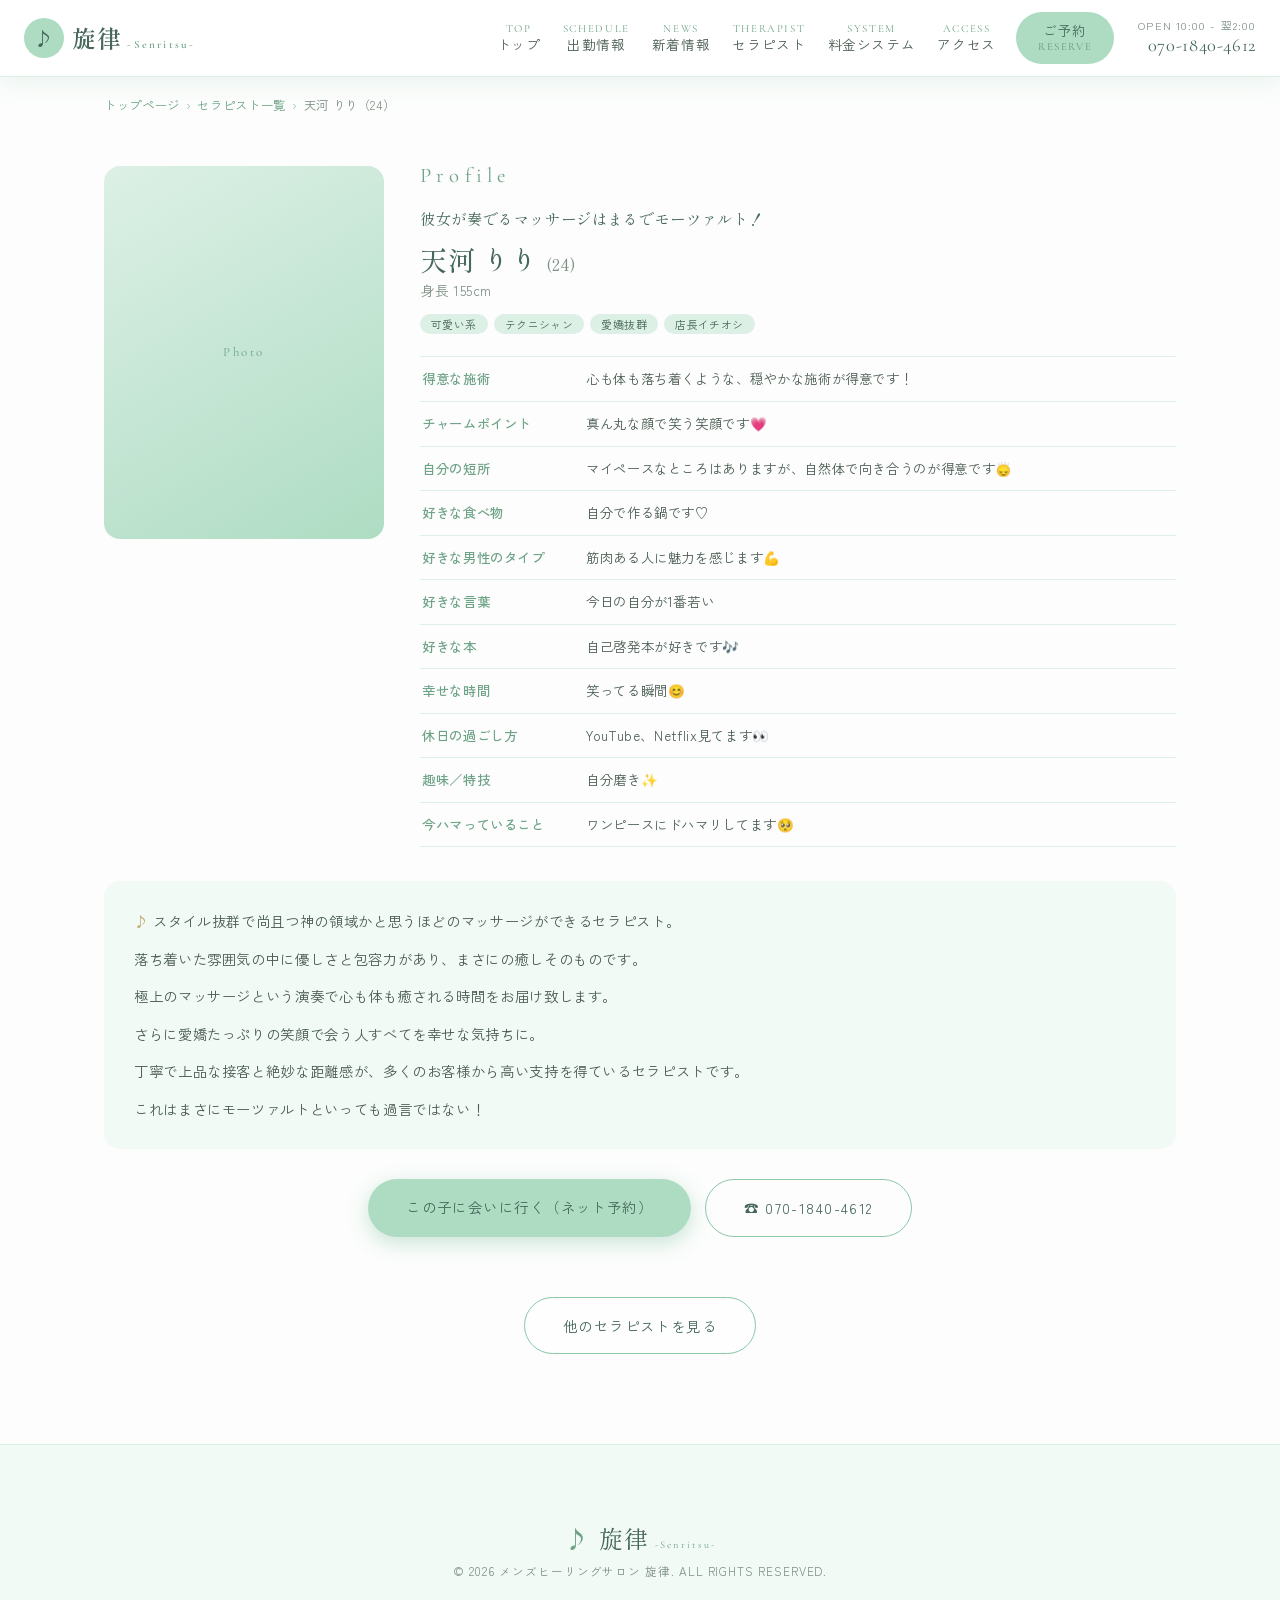
<file: profile/9.html>
<!DOCTYPE html>
<html lang="ja">
<head>
<meta charset="UTF-8">
<meta name="viewport" content="width=device-width, initial-scale=1.0">
<title>天河 りり(24) | セラピスト紹介 | 旋律 -Senritsu- 岸和田のメンズヒーリングサロン</title>
<meta name="description" content="岸和田のメンズヒーリングサロン「旋律」のセラピスト、天河 りり（24）のプロフィール。彼女が奏でるマッサージはまるでモーツァルト！">
<link rel="canonical" href="https://senritu.jp/profile/9.html">
<link rel="icon" type="image/svg+xml" href="../favicon.svg">
<meta property="og:type" content="profile">
<meta property="og:url" content="https://senritu.jp/profile/9.html">
<meta property="og:title" content="天河 りり(24) | セラピスト紹介 | 旋律 -Senritsu-">
<meta property="og:description" content="岸和田のメンズヒーリングサロン「旋律」のセラピスト、天河 りり（24）のプロフィール。彼女が奏でるマッサージはまるでモーツァルト！">
<meta property="og:image" content="https://senritu.jp/ogp.jpg">
<meta property="og:site_name" content="メンズヒーリングサロン 旋律">
<meta property="og:locale" content="ja_JP">
<meta name="twitter:card" content="summary_large_image">
<script type="application/ld+json">
{
  "@context": "https://schema.org",
  "@type": "BreadcrumbList",
  "itemListElement": [
    {"@type": "ListItem", "position": 1, "name": "トップページ", "item": "https://senritu.jp/"},
    {"@type": "ListItem", "position": 2, "name": "セラピスト一覧", "item": "https://senritu.jp/#therapist"},
    {"@type": "ListItem", "position": 3, "name": "天河 りり", "item": "https://senritu.jp/profile/9.html"}
  ]
}
</script>
<link rel="preconnect" href="https://fonts.googleapis.com">
<link rel="preconnect" href="https://fonts.gstatic.com" crossorigin>
<link href="https://fonts.googleapis.com/css2?family=Shippori+Mincho:wght@400;500;600&family=Cormorant+Garamond:ital,wght@0,400;0,500;1,400&family=Zen+Kaku+Gothic+New:wght@300;400;500&display=swap" rel="stylesheet">
<link rel="stylesheet" href="../css/style.css">
</head>
<body class="profile-page">

<header class="header is-scrolled" id="header">
  <div class="header-inner">
    <a href="../index.html" class="logo">
      <span class="logo-mark">♪</span>
      <span class="logo-text">旋律<small>-Senritsu-</small></span>
    </a>
    <nav class="gnav" id="gnav">
      <ul>
        <li><a href="../index.html"><span>Top</span>トップ</a></li>
        <li><a href="../index.html#schedule"><span>Schedule</span>出勤情報</a></li>
        <li><a href="../index.html#news"><span>News</span>新着情報</a></li>
        <li><a href="../index.html#therapist"><span>Therapist</span>セラピスト</a></li>
        <li><a href="../index.html#system"><span>System</span>料金システム</a></li>
        <li><a href="../index.html#access"><span>Access</span>アクセス</a></li>
        <li><a href="#" class="nav-reserve">ご予約<span class="nav-reserve-en">Reserve</span></a></li>
      </ul>
    </nav>
    <div class="header-info">
      <p class="header-open">OPEN 10:00 - 翌2:00</p>
      <a href="tel:07018404612" class="header-tel">070-1840-4612</a>
    </div>
    <button class="menu-btn" id="menuBtn" aria-label="メニューを開く">
      <span></span><span></span><span></span>
    </button>
  </div>
</header>

<main>
  <div class="container">
    <nav class="breadcrumb" aria-label="パンくずリスト">
      <ol>
        <li><a href="../index.html">トップページ</a></li>
        <li><a href="../index.html#therapist">セラピスト一覧</a></li>
        <li>天河 りり（24）</li>
      </ol>
    </nav>

    <section class="profile-detail">
      <div class="modal-grid">
        <div class="modal-photo"><span class="photo-placeholder">Photo</span></div>
        <div class="modal-info">
          <p class="modal-label">Profile</p>
          <p class="modal-catch">彼女が奏でるマッサージはまるでモーツァルト！</p>
          <h1 class="modal-name">天河 りり <small>(24)</small></h1>
          <p class="modal-height">身長 155cm</p>
          <div class="tags modal-tags"><span class="tag">可愛い系</span><span class="tag">テクニシャン</span><span class="tag">愛嬌抜群</span><span class="tag">店長イチオシ</span></div>
          <dl class="modal-qa">
        <div><dt>得意な施術</dt><dd>心も体も落ち着くような、穏やかな施術が得意です！</dd></div>
        <div><dt>チャームポイント</dt><dd>真ん丸な顔で笑う笑顔です💗</dd></div>
        <div><dt>自分の短所</dt><dd>マイペースなところはありますが、自然体で向き合うのが得意です🙂‍↕️</dd></div>
        <div><dt>好きな食べ物</dt><dd>自分で作る鍋です♡</dd></div>
        <div><dt>好きな男性のタイプ</dt><dd>筋肉ある人に魅力を感じます💪</dd></div>
        <div><dt>好きな言葉</dt><dd>今日の自分が1番若い</dd></div>
        <div><dt>好きな本</dt><dd>自己啓発本が好きです🎶</dd></div>
        <div><dt>幸せな時間</dt><dd>笑ってる瞬間😊</dd></div>
        <div><dt>休日の過ごし方</dt><dd>YouTube、Netflix見てます👀</dd></div>
        <div><dt>趣味／特技</dt><dd>自分磨き✨</dd></div>
        <div><dt>今ハマっていること</dt><dd>ワンピースにドハマリしてます🥺</dd></div>
      </dl>
        </div>
      </div>
      <div class="modal-comment">
        <p>スタイル抜群で尚且つ神の領域かと思うほどのマッサージができるセラピスト。</p>
        <p>落ち着いた雰囲気の中に優しさと包容力があり、まさにの癒しそのものです。</p>
        <p>極上のマッサージという演奏で心も体も癒される時間をお届け致します。</p>
        <p>さらに愛嬌たっぷりの笑顔で会う人すべてを幸せな気持ちに。</p>
        <p>丁寧で上品な接客と絶妙な距離感が、多くのお客様から高い支持を得ているセラピストです。</p>
        <p>これはまさにモーツァルトといっても過言ではない！</p>
      </div>
      <div class="modal-actions">
        <a href="#" class="btn btn-primary">この子に会いに行く（ネット予約）</a>
        <a href="tel:07018404612" class="btn btn-outline">☎ 070-1840-4612</a>
      </div>
      <p class="profile-other"><a href="../index.html#therapist" class="btn btn-ghost">他のセラピストを見る</a></p>
    </section>
  </div>
</main>

<footer class="footer">
  <div class="footer-inner">
    <p class="footer-logo"><span>♪</span> 旋律 <small>-Senritsu-</small></p>
    <p class="footer-copy">© 2026 メンズヒーリングサロン 旋律. ALL RIGHTS RESERVED.</p>
  </div>
</footer>

<script>
const menuBtn = document.getElementById('menuBtn');
const gnav = document.getElementById('gnav');
menuBtn.addEventListener('click', () => {
  const open = gnav.classList.toggle('is-open');
  menuBtn.classList.toggle('is-open', open);
});
</script>
</body>
</html>
</file>
<file: css/style.css>
/* ==========================================================
   旋律 -Senritsu- リニューアルデザイン
   テーマ: クラシック音楽の流れるヒーリングサロン
   配色: 淡いミントグリーン × 白
   ========================================================== */

:root {
  --mint:        #aedcc3;   /* メインの淡いミントグリーン */
  --mint-mid:    #8cc7aa;   /* 少し濃いミント（ホバー・線） */
  --mint-pale:   #ddf0e6;   /* 淡いミント（背景・帯） */
  --mint-mist:   #f2faf5;   /* ほぼ白のミント */
  --white:       #ffffff;
  --ivory:       #fcfdfc;
  --gold:        #c2a96f;   /* アクセント（真鍮・楽器の金） */
  --green-text:  #46685a;   /* 見出し用のグリーン */
  --green-label: #6fa388;   /* 英字ラベル用のグリーン */
  --text:        #4a5c52;
  --text-light:  #7d8f85;
  --font-mincho: "Shippori Mincho", serif;
  --font-en:     "Cormorant Garamond", serif;
  --font-gothic: "Zen Kaku Gothic New", sans-serif;
}

* { margin: 0; padding: 0; box-sizing: border-box; }

html { scroll-behavior: smooth; scroll-padding-top: 90px; }

body {
  font-family: var(--font-gothic);
  color: var(--text);
  background: var(--ivory);
  line-height: 1.9;
  letter-spacing: 0.04em;
  -webkit-font-smoothing: antialiased;
}

img { max-width: 100%; display: block; }
a { color: inherit; text-decoration: none; transition: opacity .3s; }
ul { list-style: none; }

/* ---------- ローディング ---------- */
.loader {
  position: fixed; inset: 0; z-index: 9999;
  background: linear-gradient(160deg, var(--mint-pale), var(--mint));
  display: flex; align-items: center; justify-content: center;
  transition: opacity .8s, visibility .8s;
}
.loader.is-hidden { opacity: 0; visibility: hidden; }
.loader-inner { text-align: center; color: var(--green-text); }
.loader-note {
  display: inline-block; font-size: 3rem;
  animation: noteFloat 1.6s ease-in-out infinite;
}
.loader-text {
  font-family: var(--font-en); font-size: 1.4rem;
  letter-spacing: 0.4em; margin-top: .5em; opacity: .8;
}
@keyframes noteFloat {
  0%, 100% { transform: translateY(0) rotate(-6deg); }
  50%      { transform: translateY(-14px) rotate(6deg); }
}

/* ---------- ヘッダー ---------- */
.header {
  position: fixed; top: 0; left: 0; right: 0; z-index: 100;
  background: rgba(255, 255, 255, 0.92);
  backdrop-filter: blur(10px);
  border-bottom: 1px solid var(--mint-pale);
  transition: box-shadow .3s;
}
.header.is-scrolled { box-shadow: 0 4px 24px rgba(140, 199, 170, 0.18); }
.header-inner {
  max-width: 1280px; margin: 0 auto; padding: 0 24px;
  display: flex; align-items: center; gap: 24px; height: 76px;
}
.logo { display: flex; align-items: center; gap: 8px; }
.logo-mark {
  display: grid; place-items: center;
  width: 40px; height: 40px; border-radius: 50%;
  background: var(--mint); color: var(--green-text); font-size: 1.2rem;
}
.logo-text {
  font-family: var(--font-mincho); font-size: 1.5rem;
  font-weight: 600; color: var(--green-text);
}
.logo-text small {
  font-family: var(--font-en); font-size: .7rem;
  letter-spacing: .2em; color: var(--green-label); margin-left: 6px;
}
.gnav { margin-left: auto; }
.gnav ul { display: flex; align-items: center; gap: 2px; }
.gnav a {
  display: block; padding: 8px 10px; font-size: .85rem;
  text-align: center; line-height: 1.3; color: var(--text);
}
.gnav a span {
  display: block; font-family: var(--font-en); font-size: .68rem;
  letter-spacing: .15em; color: var(--green-label); text-transform: uppercase;
}
.gnav a:hover { color: var(--green-text); }
.nav-reserve {
  background: var(--mint); color: var(--green-text) !important;
  border-radius: 999px; padding: 10px 22px !important; margin-left: 8px;
}
.nav-reserve:hover { background: var(--mint-mid); }
.nav-reserve-en { color: var(--green-text) !important; opacity: .65; }
.header-info { display: none; }
.menu-btn { display: none; }

/* ---------- BGMトグル ---------- */
.bgm-toggle {
  position: fixed; right: 20px; bottom: 90px; z-index: 90;
  width: 56px; height: 56px; border-radius: 50%;
  border: 1px solid var(--mint-mid);
  background: var(--white); color: var(--green-text); cursor: pointer;
  display: grid; place-items: center; gap: 0;
  box-shadow: 0 4px 16px rgba(140,199,170,.3);
  transition: transform .3s, background .3s;
}
.bgm-toggle:hover { transform: scale(1.08); }
.bgm-toggle.is-playing { background: var(--mint); }
.bgm-toggle.is-playing .bgm-icon { animation: noteFloat 1.6s ease-in-out infinite; }
.bgm-icon { font-size: 1.2rem; line-height: 1; }
.bgm-label { font-family: var(--font-en); font-size: .55rem; letter-spacing: .15em; }

/* ---------- ヒーロー ---------- */
.hero {
  position: relative; min-height: 100svh;
  display: flex; align-items: center; justify-content: center;
  overflow: hidden;
  background: linear-gradient(160deg, var(--white) 0%, var(--mint-mist) 35%, var(--mint-pale) 75%, var(--mint) 130%);
  padding: 120px 24px 80px;
}
.hero-bg { position: absolute; inset: 0; pointer-events: none; }
.hero-leaf {
  position: absolute; border-radius: 50% 0;
  background: radial-gradient(circle at 30% 30%, rgba(140,199,170,.3), rgba(174,220,195,.08));
  filter: blur(2px);
}
.hero-leaf-1 { width: 420px; height: 420px; top: -120px; right: -100px; transform: rotate(25deg); }
.hero-leaf-2 { width: 320px; height: 320px; bottom: -80px; left: -90px; transform: rotate(-160deg); }

/* 五線譜 */
.staff-lines {
  position: absolute; left: 0; right: 0; top: 50%;
  transform: translateY(-50%) rotate(-4deg) scale(1.1);
  display: grid; gap: 26px; opacity: .5;
}
.staff-lines span {
  display: block; height: 1px;
  background: linear-gradient(90deg, transparent, var(--mint-mid) 20%, var(--mint-mid) 80%, transparent);
}

/* 浮遊する音符 */
.floating-notes i {
  position: absolute; font-style: normal;
  color: var(--mint-mid); opacity: 0;
  animation: floatNote 14s linear infinite;
}
.floating-notes i:nth-child(1) { left: 8%;  font-size: 1.6rem; animation-delay: 0s; }
.floating-notes i:nth-child(2) { left: 22%; font-size: 1.1rem; animation-delay: 2.5s; }
.floating-notes i:nth-child(3) { left: 45%; font-size: 1.4rem; animation-delay: 5s; }
.floating-notes i:nth-child(4) { left: 63%; font-size: 1rem;   animation-delay: 7.5s; }
.floating-notes i:nth-child(5) { left: 78%; font-size: 1.7rem; animation-delay: 10s; }
.floating-notes i:nth-child(6) { left: 90%; font-size: 1.2rem; animation-delay: 12s; }
@keyframes floatNote {
  0%   { bottom: -5%; opacity: 0; transform: translateX(0) rotate(0); }
  10%  { opacity: .7; }
  90%  { opacity: .4; }
  100% { bottom: 105%; opacity: 0; transform: translateX(40px) rotate(20deg); }
}

.hero-content { position: relative; text-align: center; max-width: 760px; }
.hero-sub {
  font-family: var(--font-en); font-size: .95rem;
  letter-spacing: .35em; color: var(--green-label); text-transform: uppercase;
  margin-bottom: 1.5em;
}
.hero-title {
  font-family: var(--font-mincho); font-weight: 500;
  font-size: clamp(1.8rem, 4.5vw, 3.2rem);
  color: var(--green-text); line-height: 1.7;
}
.hero-title-line { display: block; }
.hero-lead {
  margin-top: 2em; color: var(--text-light); font-size: .95rem;
}
.hero-btns {
  margin-top: 2.5em; display: flex; gap: 16px; justify-content: center; flex-wrap: wrap;
}
.hero-scroll {
  position: absolute; bottom: 28px; left: 50%; transform: translateX(-50%);
  font-family: var(--font-en); font-size: .75rem; letter-spacing: .3em;
  color: var(--green-label); writing-mode: vertical-rl;
}
.hero-scroll::after {
  content: ""; display: block; width: 1px; height: 44px;
  background: var(--green-label); margin: 10px auto 0;
  animation: scrollLine 2s ease-in-out infinite;
}
@keyframes scrollLine {
  0%   { transform: scaleY(0); transform-origin: top; }
  50%  { transform: scaleY(1); transform-origin: top; }
  51%  { transform-origin: bottom; }
  100% { transform: scaleY(0); transform-origin: bottom; }
}

/* ---------- 共通 ---------- */
.section { padding: 110px 0; }
.section-tinted { background: var(--mint-mist); }
.container { max-width: 1120px; margin: 0 auto; padding: 0 24px; }
.container-narrow { max-width: 840px; }

.sec-head { text-align: center; margin-bottom: 60px; }
.sec-en {
  font-family: var(--font-en); font-size: 2.4rem; font-weight: 400;
  color: var(--green-label); letter-spacing: .12em; line-height: 1;
}
.sec-ja {
  font-family: var(--font-mincho); font-size: 1rem; font-weight: 500;
  color: var(--text-light); margin-top: .8em;
}
.sec-ja::before {
  content: "♪"; color: var(--gold); margin-right: .6em; font-size: .85em;
}
.sec-more { text-align: center; margin-top: 48px; }

/* ボタン */
.btn {
  display: inline-block; padding: 14px 38px; border-radius: 999px;
  font-size: .9rem; letter-spacing: .1em; transition: all .3s;
}
.btn-lg { padding: 17px 44px; font-size: 1rem; }
.btn-primary {
  background: var(--mint); color: var(--green-text);
  box-shadow: 0 6px 20px rgba(140,199,170,.45);
}
.btn-primary:hover { background: var(--mint-mid); transform: translateY(-2px); }
.btn-outline {
  border: 1px solid var(--mint-mid); color: var(--green-text);
}
.btn-outline:hover { background: var(--mint-pale); }
.btn-ghost {
  border: 1px solid var(--mint-mid); color: var(--green-text); background: rgba(255,255,255,.6);
}
.btn-ghost:hover { background: var(--white); }
.btn-line {
  background: #06c755; color: var(--white);
  box-shadow: 0 6px 20px rgba(6,199,85,.3);
}
.btn-line:hover { filter: brightness(1.08); transform: translateY(-2px); }

/* スクロールフェード */
.fade-up {
  opacity: 0; transform: translateY(28px);
  transition: opacity .9s ease, transform .9s ease;
}
.fade-up.is-visible { opacity: 1; transform: none; }

/* ---------- コンセプト ---------- */
.concept-grid {
  display: grid; grid-template-columns: 1.1fr 1fr; gap: 64px; align-items: start;
}
.concept-catch {
  font-family: var(--font-mincho); font-weight: 500;
  font-size: clamp(1.3rem, 2.4vw, 1.7rem); color: var(--green-text);
  line-height: 2; margin-bottom: 1.2em;
}
.concept-text p { margin-bottom: 1.4em; color: var(--text-light); font-size: .95rem; }
.concept-features { display: grid; gap: 20px; }
.feature-card {
  background: var(--white); border-radius: 16px; padding: 28px 30px;
  border: 1px solid var(--mint-pale);
  box-shadow: 0 8px 30px rgba(140,199,170,.14);
  display: grid; grid-template-columns: auto 1fr; gap: 4px 18px; align-items: center;
}
.feature-icon {
  grid-row: span 2; width: 52px; height: 52px; border-radius: 50%;
  display: grid; place-items: center;
  background: var(--mint-pale); color: var(--green-text); font-size: 1.3rem;
}
.feature-card h4 { font-family: var(--font-mincho); color: var(--green-text); font-size: 1.05rem; }
.feature-card p { font-size: .85rem; color: var(--text-light); line-height: 1.7; }

/* ---------- タグ ---------- */
.tags { display: flex; flex-wrap: wrap; gap: 6px; }
.tag {
  font-size: .68rem; letter-spacing: .04em; line-height: 1.5;
  background: var(--mint-pale); color: var(--green-text);
  border-radius: 999px; padding: 2px 11px;
}

/* ---------- 出勤情報 ---------- */
.schedule-list {
  display: grid; grid-template-columns: repeat(auto-fit, minmax(300px, 440px));
  gap: 28px; justify-content: center;
}
.schedule-card {
  display: grid; grid-template-columns: 130px 1fr;
  background: var(--white); border-radius: 18px; overflow: hidden;
  border: 1px solid var(--mint-pale);
  box-shadow: 0 10px 34px rgba(140,199,170,.18);
  transition: transform .3s, box-shadow .3s;
}
.schedule-card:hover { transform: translateY(-4px); box-shadow: 0 16px 40px rgba(140,199,170,.3); }
.schedule-photo, .t-photo {
  background: linear-gradient(150deg, var(--mint-pale), var(--mint));
  display: grid; place-items: center; min-height: 160px;
}
.photo-placeholder {
  font-family: var(--font-en); color: var(--green-label); letter-spacing: .2em; font-size: .8rem;
}
.schedule-body { padding: 20px 24px; }
.schedule-status {
  display: inline-block; font-size: .7rem; letter-spacing: .1em;
  background: var(--mint); color: var(--green-text);
  border-radius: 999px; padding: 3px 14px; margin-bottom: 8px;
}
.schedule-name {
  font-family: var(--font-mincho); font-size: 1.2rem; color: var(--green-text);
}
.schedule-name small, .t-card small { font-size: .75em; color: var(--text-light); font-weight: 400; }
.schedule-meta { font-size: .8rem; color: var(--text-light); }
.schedule-time { margin: 4px 0 10px; color: var(--green-text); font-weight: 500; letter-spacing: .08em; }

/* ---------- セラピスト ---------- */
.therapist-grid {
  display: grid; grid-template-columns: repeat(4, 1fr); gap: 26px;
}
.t-card {
  background: var(--white); border-radius: 16px; overflow: hidden;
  border: 1px solid var(--mint-pale); text-align: center;
  box-shadow: 0 8px 26px rgba(140,199,170,.14);
  transition: transform .3s, box-shadow .3s;
  padding-bottom: 20px;
}
.t-card:hover { transform: translateY(-5px); box-shadow: 0 16px 38px rgba(140,199,170,.28); }
.t-photo { aspect-ratio: 3 / 4; margin-bottom: 14px; }
.t-card h3 { font-family: var(--font-mincho); font-size: 1.05rem; color: var(--green-text); }
.t-card .t-height { font-size: .78rem; color: var(--text-light); }
.t-card .tags { justify-content: center; padding: 10px 14px 0; }
.t-comment {
  font-size: .76rem; color: var(--text-light); line-height: 1.7;
  text-align: left; padding: 10px 18px 0;
  display: -webkit-box; -webkit-line-clamp: 2; -webkit-box-orient: vertical; overflow: hidden;
}

/* ---------- 料金 ---------- */
.system-grid {
  display: grid; grid-template-columns: repeat(3, 1fr); gap: 26px; align-items: stretch;
}
.system-card {
  position: relative; background: var(--white); border-radius: 18px;
  border: 1px solid var(--mint-pale); padding: 40px 30px; text-align: center;
  box-shadow: 0 8px 26px rgba(140,199,170,.14);
}
.system-card-featured {
  border: 2px solid var(--mint-mid);
  box-shadow: 0 16px 44px rgba(140,199,170,.32);
  transform: scale(1.03);
}
.system-badge {
  position: absolute; top: -14px; left: 50%; transform: translateX(-50%);
  background: var(--gold); color: var(--white); font-size: .72rem;
  letter-spacing: .12em; border-radius: 999px; padding: 4px 18px; white-space: nowrap;
}
.system-course-en {
  font-family: var(--font-en); font-size: 1.1rem; color: var(--gold);
  letter-spacing: .2em; font-style: italic;
}
.system-card h3 {
  font-family: var(--font-mincho); color: var(--green-text);
  font-size: 1.2rem; margin: .3em 0 .8em;
}
.system-time {
  display: inline-block; background: var(--mint-pale); color: var(--green-text);
  font-size: .8rem; border-radius: 999px; padding: 3px 18px;
}
.system-price {
  font-family: var(--font-en); font-size: 2.2rem; color: var(--green-text);
  margin: .4em 0 .3em;
}
.system-price small { font-size: .75rem; font-family: var(--font-gothic); color: var(--text-light); }
.system-desc { font-size: .85rem; color: var(--text-light); line-height: 1.8; }
.system-note { text-align: center; margin-top: 36px; font-size: .78rem; color: var(--text-light); }

/* ---------- 新着情報 ---------- */
.news-list { border-top: 1px solid var(--mint-pale); }
.news-list li { border-bottom: 1px solid var(--mint-pale); }
.news-list a {
  display: flex; align-items: center; gap: 22px; padding: 22px 10px;
  transition: background .3s;
}
.news-list a:hover { background: var(--mint-mist); }
.news-list time {
  font-family: var(--font-en); color: var(--green-label); font-size: .9rem;
  letter-spacing: .08em; flex-shrink: 0;
}
.news-tag {
  flex-shrink: 0; font-size: .7rem; letter-spacing: .08em;
  border: 1px solid var(--mint-mid); color: var(--green-text);
  border-radius: 999px; padding: 2px 14px;
}
.news-tag-event { border-color: var(--gold); color: var(--gold); }
.news-list p { font-size: .9rem; }

/* ---------- ブログ ---------- */
.blog-grid {
  display: grid; grid-template-columns: repeat(3, 1fr); gap: 26px;
}
.blog-card {
  background: var(--white); border-radius: 16px; overflow: hidden;
  border: 1px solid var(--mint-pale);
  box-shadow: 0 8px 26px rgba(140,199,170,.14);
  transition: transform .3s, box-shadow .3s;
  display: block;
}
.blog-card:hover { transform: translateY(-5px); box-shadow: 0 16px 38px rgba(140,199,170,.28); }
.blog-thumb {
  aspect-ratio: 16 / 10;
  background: linear-gradient(150deg, var(--mint-pale), var(--mint));
  display: grid; place-items: center;
  font-family: var(--font-en); color: var(--green-label); letter-spacing: .2em; font-size: .8rem;
}
.blog-body { padding: 20px 22px 24px; }
.blog-body time {
  font-family: var(--font-en); font-size: .82rem; color: var(--green-label); letter-spacing: .08em;
}
.blog-body h3 {
  font-family: var(--font-mincho); font-size: 1rem; font-weight: 500;
  color: var(--green-text); margin: .4em 0 .5em; line-height: 1.7;
}
.blog-body p { font-size: .82rem; color: var(--text-light); line-height: 1.8; }

/* ---------- CTA ---------- */
.cta {
  background:
    radial-gradient(ellipse at 20% 0%, rgba(255,255,255,.55), transparent 55%),
    radial-gradient(ellipse at 85% 100%, rgba(194,169,111,.16), transparent 50%),
    linear-gradient(160deg, var(--mint-pale), var(--mint));
  color: var(--green-text); text-align: center; padding: 100px 24px;
}
.cta-en {
  font-family: var(--font-en); letter-spacing: .3em; font-size: .9rem;
  color: var(--green-label); text-transform: uppercase;
}
.cta h2 { font-family: var(--font-mincho); font-size: 1.8rem; font-weight: 500; margin: .4em 0 1em; }
.cta-lead { color: var(--text); font-size: .95rem; margin-bottom: 2.4em; }
.cta-btns { display: flex; gap: 18px; justify-content: center; flex-wrap: wrap; }
.cta .btn-primary { background: var(--white); color: var(--green-text); box-shadow: 0 6px 20px rgba(70,104,90,.18); }
.cta .btn-primary:hover { background: var(--mint-mist); }
.btn-ghost-light {
  border: 1px solid var(--green-text); color: var(--green-text);
}
.btn-ghost-light:hover { background: rgba(255,255,255,.4); }
.cta-open { margin-top: 2.4em; font-size: .85rem; letter-spacing: .15em; color: var(--text); opacity: .75; }

/* ---------- アクセス ---------- */
.access-grid { display: grid; grid-template-columns: 1.2fr 1fr; gap: 48px; align-items: center; }
.map-placeholder {
  aspect-ratio: 16 / 10; border-radius: 18px;
  background: linear-gradient(150deg, var(--mint-pale), var(--mint));
  display: grid; place-items: center; text-align: center;
  color: var(--green-label); font-family: var(--font-en); letter-spacing: .15em;
}
.map-placeholder small { font-family: var(--font-gothic); letter-spacing: .05em; }
.access-info div {
  display: grid; grid-template-columns: 110px 1fr; gap: 16px;
  padding: 16px 4px; border-bottom: 1px solid var(--mint-pale);
}
.access-info dt {
  font-family: var(--font-mincho); color: var(--green-label); font-size: .9rem;
}
.access-info dd { font-size: .92rem; }
.access-info a { color: var(--green-text); text-decoration: underline; }

/* ---------- プロフィールモーダル ---------- */
.modal {
  position: fixed; inset: 0; z-index: 200;
  display: grid; place-items: center; padding: 24px;
  opacity: 0; visibility: hidden;
  transition: opacity .35s, visibility .35s;
}
.modal.is-open { opacity: 1; visibility: visible; }
.modal-overlay {
  position: absolute; inset: 0;
  background: rgba(70, 104, 90, .45);
  backdrop-filter: blur(4px);
}
.modal-panel {
  position: relative; width: min(860px, 100%); max-height: min(86vh, 100%);
  background: var(--ivory); border-radius: 22px;
  box-shadow: 0 30px 80px rgba(40, 70, 56, .35);
  transform: translateY(24px) scale(.98);
  transition: transform .35s;
  display: flex; overflow: hidden;
}
.modal.is-open .modal-panel { transform: none; }
.modal-scroll { overflow-y: auto; padding: 48px 44px 40px; width: 100%; }
.modal-close {
  position: absolute; top: 14px; right: 14px; z-index: 2;
  width: 42px; height: 42px; border-radius: 50%;
  border: 1px solid var(--mint-mid); background: var(--white);
  color: var(--green-text); font-size: 1.3rem; cursor: pointer;
  transition: background .3s;
}
.modal-close:hover { background: var(--mint-pale); }
.modal-grid {
  display: grid; grid-template-columns: 280px 1fr; gap: 36px; align-items: start;
}
.modal-photo {
  aspect-ratio: 3 / 4; border-radius: 16px; overflow: hidden;
  background: linear-gradient(150deg, var(--mint-pale), var(--mint));
  display: grid; place-items: center;
  position: sticky; top: 0;
}
.modal-label {
  font-family: var(--font-en); font-size: 1.3rem; color: var(--green-label);
  letter-spacing: .25em; line-height: 1;
}
.modal-catch {
  font-family: var(--font-mincho); color: var(--green-text);
  font-size: .95rem; margin-top: 1.2em; line-height: 1.8;
}
.modal-name {
  font-family: var(--font-mincho); font-size: 1.7rem; font-weight: 500;
  color: var(--green-text); margin-top: .3em; line-height: 1.4;
}
.modal-name small { font-size: .6em; color: var(--text-light); font-weight: 400; }
.modal-height { font-size: .85rem; color: var(--text-light); margin-bottom: 10px; }
.modal-qa { margin-top: 22px; border-top: 1px solid var(--mint-pale); }
.modal-qa div {
  display: grid; grid-template-columns: 150px 1fr; gap: 14px;
  padding: 9px 2px; border-bottom: 1px solid var(--mint-pale);
  font-size: .84rem;
}
.modal-qa dt { color: var(--green-label); font-weight: 500; }
.modal-qa dd { color: var(--text); }
.modal-comment {
  margin-top: 34px; background: var(--mint-mist);
  border-radius: 16px; padding: 26px 30px;
}
.modal-comment p { font-size: .9rem; line-height: 2; color: var(--text); }
.modal-comment p + p { margin-top: .6em; }
.modal-comment p:first-child::before {
  content: "♪ "; color: var(--gold);
}
.modal-actions {
  margin-top: 30px; display: flex; gap: 14px; justify-content: center; flex-wrap: wrap;
}

/* カードがクリックできることを示す */
.t-card[data-id] { cursor: pointer; }
.t-card[data-id]:focus-visible { outline: 2px solid var(--mint-mid); outline-offset: 3px; }

/* ---------- セラピスト個別ページ ---------- */
.profile-page { padding-top: 76px; }
.breadcrumb {
  font-size: .78rem; color: var(--text-light);
  padding: 18px 0;
}
.breadcrumb ol { display: flex; flex-wrap: wrap; gap: 6px; list-style: none; }
.breadcrumb li + li::before { content: "›"; margin-right: 6px; color: var(--mint-mid); }
.breadcrumb a { color: var(--green-label); }
.breadcrumb a:hover { text-decoration: underline; }
.profile-detail { padding: 30px 0 90px; }
.profile-detail .modal-photo { position: static; }
.profile-other {
  margin-top: 60px; text-align: center;
}

/* ---------- 週間出勤スケジュール ---------- */
.schedule-week { padding: 20px 0 90px; }
.day-tabs {
  display: grid; grid-template-columns: repeat(7, 1fr); gap: 10px;
  margin: 36px 0 44px;
}
.day-tab {
  position: relative; cursor: pointer;
  background: var(--white); border: 1px solid var(--mint-pale);
  border-radius: 14px; padding: 14px 4px 12px; text-align: center;
  font-family: var(--font-gothic); color: var(--text);
  box-shadow: 0 4px 14px rgba(140,199,170,.12);
  transition: background .3s, transform .3s, border-color .3s;
}
.day-tab:hover { transform: translateY(-2px); border-color: var(--mint-mid); }
.day-tab.is-active {
  background: var(--mint); border-color: var(--mint-mid);
  box-shadow: 0 8px 22px rgba(140,199,170,.4);
}
.day-tab .dt-date {
  display: block; font-family: var(--font-en);
  font-size: 1.35rem; line-height: 1.2; color: var(--green-text);
}
.day-tab .dt-wd {
  display: block; font-size: .78rem; color: var(--text-light); margin-top: 2px;
}
.day-tab.is-active .dt-wd { color: var(--green-text); }
.day-tab .dt-wd small {
  font-family: var(--font-en); font-size: .85em; letter-spacing: .08em;
}
.day-tab .dt-today {
  position: absolute; top: -10px; left: 50%; transform: translateX(-50%);
  background: var(--gold); color: var(--white);
  font-size: .62rem; letter-spacing: .1em;
  border-radius: 999px; padding: 1px 10px; white-space: nowrap;
}
.day-heading {
  font-family: var(--font-mincho); font-weight: 500;
  font-size: 1.25rem; color: var(--green-text);
  text-align: center; margin-bottom: 30px;
}
.day-heading::before { content: "♪ "; color: var(--gold); font-size: .85em; }
.day-empty {
  grid-column: 1 / -1; text-align: center;
  color: var(--text-light); padding: 50px 0;
}

@media (max-width: 760px) {
  .day-tabs {
    grid-template-columns: repeat(7, minmax(72px, 1fr));
    overflow-x: auto; padding: 12px 2px 6px;
    -webkit-overflow-scrolling: touch;
  }
  .day-tab { padding: 10px 2px 8px; }
  .day-tab .dt-date { font-size: 1.1rem; }
}

/* ---------- フッター ---------- */
.footer { background: var(--mint-mist); border-top: 1px solid var(--mint-pale); padding: 70px 24px 110px; }
.footer-inner { max-width: 1120px; margin: 0 auto; text-align: center; }
.footer-logo {
  font-family: var(--font-mincho); font-size: 1.5rem; color: var(--green-text);
}
.footer-logo span { color: var(--green-label); margin-right: 4px; }
.footer-logo small { font-family: var(--font-en); font-size: .65rem; letter-spacing: .2em; color: var(--green-label); }
.footer-nav { margin: 32px 0; }
.footer-nav ul { display: flex; flex-wrap: wrap; justify-content: center; gap: 6px 26px; }
.footer-nav a { font-size: .82rem; color: var(--text-light); }
.footer-nav a:hover { color: var(--green-text); }
.footer-copy { font-size: .72rem; color: var(--text-light); letter-spacing: .08em; }

/* ---------- モバイル固定バー ---------- */
.mobile-bar {
  position: fixed; left: 0; right: 0; bottom: 0; z-index: 95;
  display: none; grid-template-columns: repeat(4, 1fr);
  background: rgba(255,255,255,.95); backdrop-filter: blur(10px);
  border-top: 1px solid var(--mint-pale);
}
.mobile-bar a {
  text-align: center; padding: 9px 0 11px; font-size: .68rem; color: var(--green-text);
}
.mobile-bar a span { display: block; font-size: 1.1rem; color: var(--green-label); }

/* ==========================================================
   レスポンシブ
   ========================================================== */
@media (min-width: 1140px) {
  .header-info { display: block; text-align: right; line-height: 1.4; }
  .header-open { font-size: .68rem; letter-spacing: .1em; color: var(--text-light); }
  .header-tel { font-family: var(--font-en); font-size: 1.15rem; color: var(--green-text); }
}

@media (max-width: 960px) {
  .gnav {
    position: fixed; inset: 0; background: var(--mint-mist);
    display: grid; place-items: center;
    opacity: 0; visibility: hidden; transition: opacity .4s, visibility .4s;
    margin-left: 0;
  }
  .gnav.is-open { opacity: 1; visibility: visible; }
  .gnav ul { flex-direction: column; gap: 12px; text-align: center; }
  .gnav a { font-size: 1.05rem; }
  .menu-btn {
    display: grid; gap: 6px; margin-left: auto;
    background: none; border: none; cursor: pointer; padding: 10px; z-index: 110;
  }
  .menu-btn span {
    display: block; width: 26px; height: 2px; background: var(--green-text);
    transition: transform .3s, opacity .3s;
  }
  .menu-btn.is-open span:nth-child(1) { transform: translateY(8px) rotate(45deg); }
  .menu-btn.is-open span:nth-child(2) { opacity: 0; }
  .menu-btn.is-open span:nth-child(3) { transform: translateY(-8px) rotate(-45deg); }

  .concept-grid, .access-grid { grid-template-columns: 1fr; gap: 40px; }
  .therapist-grid { grid-template-columns: repeat(2, 1fr); gap: 18px; }
  .system-grid { grid-template-columns: 1fr; max-width: 460px; margin: 0 auto; gap: 32px; }
  .system-card-featured { transform: none; }
  .blog-grid { grid-template-columns: 1fr; max-width: 480px; margin: 0 auto; }
  .section { padding: 80px 0; }
  .mobile-bar { display: grid; }
  .bgm-toggle { bottom: 76px; right: 14px; width: 50px; height: 50px; }
  .footer { padding-bottom: 130px; }
}

@media (max-width: 760px) {
  .modal { padding: 12px; }
  .modal-scroll { padding: 56px 22px 30px; }
  .modal-grid { grid-template-columns: 1fr; gap: 24px; }
  .modal-photo { max-width: 240px; margin: 0 auto; position: static; }
  .modal-qa div { grid-template-columns: 120px 1fr; }
}

@media (max-width: 560px) {
  .news-list a { flex-wrap: wrap; gap: 10px 14px; }
  .news-list p { width: 100%; }
  .schedule-card { grid-template-columns: 110px 1fr; }
  .hero-btns .btn { width: 100%; max-width: 320px; }
  .cta-btns .btn { width: 100%; max-width: 340px; }
  .t-card .tags { padding: 8px 10px 0; }
}

/* アニメーションを減らす設定のユーザーへの配慮 */
@media (prefers-reduced-motion: reduce) {
  html { scroll-behavior: auto; }
  .fade-up { transition: none; opacity: 1; transform: none; }
  .floating-notes i, .loader-note, .hero-scroll::after { animation: none; }
}
</file>
<file: senritu-renewal/css/style.css>
/* ==========================================================
   旋律 -Senritsu- リニューアルデザイン
   テーマ: クラシック音楽の流れるヒーリングサロン
   配色: 淡いミントグリーン × 白
   ========================================================== */

:root {
  --mint:        #aedcc3;   /* メインの淡いミントグリーン */
  --mint-mid:    #8cc7aa;   /* 少し濃いミント（ホバー・線） */
  --mint-pale:   #ddf0e6;   /* 淡いミント（背景・帯） */
  --mint-mist:   #f2faf5;   /* ほぼ白のミント */
  --white:       #ffffff;
  --ivory:       #fcfdfc;
  --gold:        #c2a96f;   /* アクセント（真鍮・楽器の金） */
  --green-text:  #46685a;   /* 見出し用のグリーン */
  --green-label: #6fa388;   /* 英字ラベル用のグリーン */
  --text:        #4a5c52;
  --text-light:  #7d8f85;
  --font-mincho: "Shippori Mincho", serif;
  --font-en:     "Cormorant Garamond", serif;
  --font-gothic: "Zen Kaku Gothic New", sans-serif;
}

* { margin: 0; padding: 0; box-sizing: border-box; }

html { scroll-behavior: smooth; scroll-padding-top: 90px; }

body {
  font-family: var(--font-gothic);
  color: var(--text);
  background: var(--ivory);
  line-height: 1.9;
  letter-spacing: 0.04em;
  -webkit-font-smoothing: antialiased;
}

img { max-width: 100%; display: block; }
a { color: inherit; text-decoration: none; transition: opacity .3s; }
ul { list-style: none; }

/* ---------- ローディング ---------- */
.loader {
  position: fixed; inset: 0; z-index: 9999;
  background: linear-gradient(160deg, var(--mint-pale), var(--mint));
  display: flex; align-items: center; justify-content: center;
  transition: opacity .8s, visibility .8s;
}
.loader.is-hidden { opacity: 0; visibility: hidden; }
.loader-inner { text-align: center; color: var(--green-text); }
.loader-note {
  display: inline-block; font-size: 3rem;
  animation: noteFloat 1.6s ease-in-out infinite;
}
.loader-text {
  font-family: var(--font-en); font-size: 1.4rem;
  letter-spacing: 0.4em; margin-top: .5em; opacity: .8;
}
@keyframes noteFloat {
  0%, 100% { transform: translateY(0) rotate(-6deg); }
  50%      { transform: translateY(-14px) rotate(6deg); }
}

/* ---------- ヘッダー ---------- */
.header {
  position: fixed; top: 0; left: 0; right: 0; z-index: 100;
  background: rgba(255, 255, 255, 0.92);
  backdrop-filter: blur(10px);
  border-bottom: 1px solid var(--mint-pale);
  transition: box-shadow .3s;
}
.header.is-scrolled { box-shadow: 0 4px 24px rgba(140, 199, 170, 0.18); }
.header-inner {
  max-width: 1280px; margin: 0 auto; padding: 0 24px;
  display: flex; align-items: center; gap: 24px; height: 76px;
}
.logo { display: flex; align-items: center; gap: 8px; }
.logo-mark {
  display: grid; place-items: center;
  width: 40px; height: 40px; border-radius: 50%;
  background: var(--mint); color: var(--green-text); font-size: 1.2rem;
}
.logo-text {
  font-family: var(--font-mincho); font-size: 1.5rem;
  font-weight: 600; color: var(--green-text);
}
.logo-text small {
  font-family: var(--font-en); font-size: .7rem;
  letter-spacing: .2em; color: var(--green-label); margin-left: 6px;
}
.gnav { margin-left: auto; }
.gnav ul { display: flex; align-items: center; gap: 2px; }
.gnav a {
  display: block; padding: 8px 10px; font-size: .85rem;
  text-align: center; line-height: 1.3; color: var(--text);
}
.gnav a span {
  display: block; font-family: var(--font-en); font-size: .68rem;
  letter-spacing: .15em; color: var(--green-label); text-transform: uppercase;
}
.gnav a:hover { color: var(--green-text); }
.nav-reserve {
  background: var(--mint); color: var(--green-text) !important;
  border-radius: 999px; padding: 10px 22px !important; margin-left: 8px;
}
.nav-reserve:hover { background: var(--mint-mid); }
.nav-reserve-en { color: var(--green-text) !important; opacity: .65; }
.header-info { display: none; }
.menu-btn { display: none; }

/* ---------- BGMトグル ---------- */
.bgm-toggle {
  position: fixed; right: 20px; bottom: 90px; z-index: 90;
  width: 56px; height: 56px; border-radius: 50%;
  border: 1px solid var(--mint-mid);
  background: var(--white); color: var(--green-text); cursor: pointer;
  display: grid; place-items: center; gap: 0;
  box-shadow: 0 4px 16px rgba(140,199,170,.3);
  transition: transform .3s, background .3s;
}
.bgm-toggle:hover { transform: scale(1.08); }
.bgm-toggle.is-playing { background: var(--mint); }
.bgm-toggle.is-playing .bgm-icon { animation: noteFloat 1.6s ease-in-out infinite; }
.bgm-icon { font-size: 1.2rem; line-height: 1; }
.bgm-label { font-family: var(--font-en); font-size: .55rem; letter-spacing: .15em; }

/* ---------- ヒーロー ---------- */
.hero {
  position: relative; min-height: 100svh;
  display: flex; align-items: center; justify-content: center;
  overflow: hidden;
  background: linear-gradient(160deg, var(--white) 0%, var(--mint-mist) 35%, var(--mint-pale) 75%, var(--mint) 130%);
  padding: 120px 24px 80px;
}
.hero-bg { position: absolute; inset: 0; pointer-events: none; }
.hero-leaf {
  position: absolute; border-radius: 50% 0;
  background: radial-gradient(circle at 30% 30%, rgba(140,199,170,.3), rgba(174,220,195,.08));
  filter: blur(2px);
}
.hero-leaf-1 { width: 420px; height: 420px; top: -120px; right: -100px; transform: rotate(25deg); }
.hero-leaf-2 { width: 320px; height: 320px; bottom: -80px; left: -90px; transform: rotate(-160deg); }

/* 五線譜 */
.staff-lines {
  position: absolute; left: 0; right: 0; top: 50%;
  transform: translateY(-50%) rotate(-4deg) scale(1.1);
  display: grid; gap: 26px; opacity: .5;
}
.staff-lines span {
  display: block; height: 1px;
  background: linear-gradient(90deg, transparent, var(--mint-mid) 20%, var(--mint-mid) 80%, transparent);
}

/* 浮遊する音符 */
.floating-notes i {
  position: absolute; font-style: normal;
  color: var(--mint-mid); opacity: 0;
  animation: floatNote 14s linear infinite;
}
.floating-notes i:nth-child(1) { left: 8%;  font-size: 1.6rem; animation-delay: 0s; }
.floating-notes i:nth-child(2) { left: 22%; font-size: 1.1rem; animation-delay: 2.5s; }
.floating-notes i:nth-child(3) { left: 45%; font-size: 1.4rem; animation-delay: 5s; }
.floating-notes i:nth-child(4) { left: 63%; font-size: 1rem;   animation-delay: 7.5s; }
.floating-notes i:nth-child(5) { left: 78%; font-size: 1.7rem; animation-delay: 10s; }
.floating-notes i:nth-child(6) { left: 90%; font-size: 1.2rem; animation-delay: 12s; }
@keyframes floatNote {
  0%   { bottom: -5%; opacity: 0; transform: translateX(0) rotate(0); }
  10%  { opacity: .7; }
  90%  { opacity: .4; }
  100% { bottom: 105%; opacity: 0; transform: translateX(40px) rotate(20deg); }
}

.hero-content { position: relative; text-align: center; max-width: 760px; }
.hero-sub {
  font-family: var(--font-en); font-size: .95rem;
  letter-spacing: .35em; color: var(--green-label); text-transform: uppercase;
  margin-bottom: 1.5em;
}
.hero-title {
  font-family: var(--font-mincho); font-weight: 500;
  font-size: clamp(1.8rem, 4.5vw, 3.2rem);
  color: var(--green-text); line-height: 1.7;
}
.hero-title-line { display: block; }
.hero-lead {
  margin-top: 2em; color: var(--text-light); font-size: .95rem;
}
.hero-btns {
  margin-top: 2.5em; display: flex; gap: 16px; justify-content: center; flex-wrap: wrap;
}
.hero-scroll {
  position: absolute; bottom: 28px; left: 50%; transform: translateX(-50%);
  font-family: var(--font-en); font-size: .75rem; letter-spacing: .3em;
  color: var(--green-label); writing-mode: vertical-rl;
}
.hero-scroll::after {
  content: ""; display: block; width: 1px; height: 44px;
  background: var(--green-label); margin: 10px auto 0;
  animation: scrollLine 2s ease-in-out infinite;
}
@keyframes scrollLine {
  0%   { transform: scaleY(0); transform-origin: top; }
  50%  { transform: scaleY(1); transform-origin: top; }
  51%  { transform-origin: bottom; }
  100% { transform: scaleY(0); transform-origin: bottom; }
}

/* ---------- 共通 ---------- */
.section { padding: 110px 0; }
.section-tinted { background: var(--mint-mist); }
.container { max-width: 1120px; margin: 0 auto; padding: 0 24px; }
.container-narrow { max-width: 840px; }

.sec-head { text-align: center; margin-bottom: 60px; }
.sec-en {
  font-family: var(--font-en); font-size: 2.4rem; font-weight: 400;
  color: var(--green-label); letter-spacing: .12em; line-height: 1;
}
.sec-ja {
  font-family: var(--font-mincho); font-size: 1rem; font-weight: 500;
  color: var(--text-light); margin-top: .8em;
}
.sec-ja::before {
  content: "♪"; color: var(--gold); margin-right: .6em; font-size: .85em;
}
.sec-more { text-align: center; margin-top: 48px; }

/* ボタン */
.btn {
  display: inline-block; padding: 14px 38px; border-radius: 999px;
  font-size: .9rem; letter-spacing: .1em; transition: all .3s;
}
.btn-lg { padding: 17px 44px; font-size: 1rem; }
.btn-primary {
  background: var(--mint); color: var(--green-text);
  box-shadow: 0 6px 20px rgba(140,199,170,.45);
}
.btn-primary:hover { background: var(--mint-mid); transform: translateY(-2px); }
.btn-outline {
  border: 1px solid var(--mint-mid); color: var(--green-text);
}
.btn-outline:hover { background: var(--mint-pale); }
.btn-ghost {
  border: 1px solid var(--mint-mid); color: var(--green-text); background: rgba(255,255,255,.6);
}
.btn-ghost:hover { background: var(--white); }
.btn-line {
  background: #06c755; color: var(--white);
  box-shadow: 0 6px 20px rgba(6,199,85,.3);
}
.btn-line:hover { filter: brightness(1.08); transform: translateY(-2px); }

/* スクロールフェード */
.fade-up {
  opacity: 0; transform: translateY(28px);
  transition: opacity .9s ease, transform .9s ease;
}
.fade-up.is-visible { opacity: 1; transform: none; }

/* ---------- コンセプト ---------- */
.concept-grid {
  display: grid; grid-template-columns: 1.1fr 1fr; gap: 64px; align-items: start;
}
.concept-catch {
  font-family: var(--font-mincho); font-weight: 500;
  font-size: clamp(1.3rem, 2.4vw, 1.7rem); color: var(--green-text);
  line-height: 2; margin-bottom: 1.2em;
}
.concept-text p { margin-bottom: 1.4em; color: var(--text-light); font-size: .95rem; }
.concept-features { display: grid; gap: 20px; }
.feature-card {
  background: var(--white); border-radius: 16px; padding: 28px 30px;
  border: 1px solid var(--mint-pale);
  box-shadow: 0 8px 30px rgba(140,199,170,.14);
  display: grid; grid-template-columns: auto 1fr; gap: 4px 18px; align-items: center;
}
.feature-icon {
  grid-row: span 2; width: 52px; height: 52px; border-radius: 50%;
  display: grid; place-items: center;
  background: var(--mint-pale); color: var(--green-text); font-size: 1.3rem;
}
.feature-card h4 { font-family: var(--font-mincho); color: var(--green-text); font-size: 1.05rem; }
.feature-card p { font-size: .85rem; color: var(--text-light); line-height: 1.7; }

/* ---------- タグ ---------- */
.tags { display: flex; flex-wrap: wrap; gap: 6px; }
.tag {
  font-size: .68rem; letter-spacing: .04em; line-height: 1.5;
  background: var(--mint-pale); color: var(--green-text);
  border-radius: 999px; padding: 2px 11px;
}

/* ---------- 出勤情報 ---------- */
.schedule-list {
  display: grid; grid-template-columns: repeat(auto-fit, minmax(300px, 440px));
  gap: 28px; justify-content: center;
}
.schedule-card {
  display: grid; grid-template-columns: 130px 1fr;
  background: var(--white); border-radius: 18px; overflow: hidden;
  border: 1px solid var(--mint-pale);
  box-shadow: 0 10px 34px rgba(140,199,170,.18);
  transition: transform .3s, box-shadow .3s;
}
.schedule-card:hover { transform: translateY(-4px); box-shadow: 0 16px 40px rgba(140,199,170,.3); }
.schedule-photo, .t-photo {
  background: linear-gradient(150deg, var(--mint-pale), var(--mint));
  display: grid; place-items: center; min-height: 160px;
}
.photo-placeholder {
  font-family: var(--font-en); color: var(--green-label); letter-spacing: .2em; font-size: .8rem;
}
.schedule-body { padding: 20px 24px; }
.schedule-status {
  display: inline-block; font-size: .7rem; letter-spacing: .1em;
  background: var(--mint); color: var(--green-text);
  border-radius: 999px; padding: 3px 14px; margin-bottom: 8px;
}
.schedule-name {
  font-family: var(--font-mincho); font-size: 1.2rem; color: var(--green-text);
}
.schedule-name small, .t-card small { font-size: .75em; color: var(--text-light); font-weight: 400; }
.schedule-meta { font-size: .8rem; color: var(--text-light); }
.schedule-time { margin: 4px 0 10px; color: var(--green-text); font-weight: 500; letter-spacing: .08em; }

/* ---------- セラピスト ---------- */
.therapist-grid {
  display: grid; grid-template-columns: repeat(4, 1fr); gap: 26px;
}
.t-card {
  background: var(--white); border-radius: 16px; overflow: hidden;
  border: 1px solid var(--mint-pale); text-align: center;
  box-shadow: 0 8px 26px rgba(140,199,170,.14);
  transition: transform .3s, box-shadow .3s;
  padding-bottom: 20px;
}
.t-card:hover { transform: translateY(-5px); box-shadow: 0 16px 38px rgba(140,199,170,.28); }
.t-photo { aspect-ratio: 3 / 4; margin-bottom: 14px; }
.t-card h3 { font-family: var(--font-mincho); font-size: 1.05rem; color: var(--green-text); }
.t-card .t-height { font-size: .78rem; color: var(--text-light); }
.t-card .tags { justify-content: center; padding: 10px 14px 0; }
.t-comment {
  font-size: .76rem; color: var(--text-light); line-height: 1.7;
  text-align: left; padding: 10px 18px 0;
  display: -webkit-box; -webkit-line-clamp: 2; -webkit-box-orient: vertical; overflow: hidden;
}

/* ---------- 料金 ---------- */
.system-grid {
  display: grid; grid-template-columns: repeat(3, 1fr); gap: 26px; align-items: stretch;
}
.system-card {
  position: relative; background: var(--white); border-radius: 18px;
  border: 1px solid var(--mint-pale); padding: 40px 30px; text-align: center;
  box-shadow: 0 8px 26px rgba(140,199,170,.14);
}
.system-card-featured {
  border: 2px solid var(--mint-mid);
  box-shadow: 0 16px 44px rgba(140,199,170,.32);
  transform: scale(1.03);
}
.system-badge {
  position: absolute; top: -14px; left: 50%; transform: translateX(-50%);
  background: var(--gold); color: var(--white); font-size: .72rem;
  letter-spacing: .12em; border-radius: 999px; padding: 4px 18px; white-space: nowrap;
}
.system-course-en {
  font-family: var(--font-en); font-size: 1.1rem; color: var(--gold);
  letter-spacing: .2em; font-style: italic;
}
.system-card h3 {
  font-family: var(--font-mincho); color: var(--green-text);
  font-size: 1.2rem; margin: .3em 0 .8em;
}
.system-time {
  display: inline-block; background: var(--mint-pale); color: var(--green-text);
  font-size: .8rem; border-radius: 999px; padding: 3px 18px;
}
.system-price {
  font-family: var(--font-en); font-size: 2.2rem; color: var(--green-text);
  margin: .4em 0 .3em;
}
.system-price small { font-size: .75rem; font-family: var(--font-gothic); color: var(--text-light); }
.system-desc { font-size: .85rem; color: var(--text-light); line-height: 1.8; }
.system-note { text-align: center; margin-top: 36px; font-size: .78rem; color: var(--text-light); }

/* ---------- 新着情報 ---------- */
.news-list { border-top: 1px solid var(--mint-pale); }
.news-list li { border-bottom: 1px solid var(--mint-pale); }
.news-list a {
  display: flex; align-items: center; gap: 22px; padding: 22px 10px;
  transition: background .3s;
}
.news-list a:hover { background: var(--mint-mist); }
.news-list time {
  font-family: var(--font-en); color: var(--green-label); font-size: .9rem;
  letter-spacing: .08em; flex-shrink: 0;
}
.news-tag {
  flex-shrink: 0; font-size: .7rem; letter-spacing: .08em;
  border: 1px solid var(--mint-mid); color: var(--green-text);
  border-radius: 999px; padding: 2px 14px;
}
.news-tag-event { border-color: var(--gold); color: var(--gold); }
.news-list p { font-size: .9rem; }

/* ---------- ブログ ---------- */
.blog-grid {
  display: grid; grid-template-columns: repeat(3, 1fr); gap: 26px;
}
.blog-card {
  background: var(--white); border-radius: 16px; overflow: hidden;
  border: 1px solid var(--mint-pale);
  box-shadow: 0 8px 26px rgba(140,199,170,.14);
  transition: transform .3s, box-shadow .3s;
  display: block;
}
.blog-card:hover { transform: translateY(-5px); box-shadow: 0 16px 38px rgba(140,199,170,.28); }
.blog-thumb {
  aspect-ratio: 16 / 10;
  background: linear-gradient(150deg, var(--mint-pale), var(--mint));
  display: grid; place-items: center;
  font-family: var(--font-en); color: var(--green-label); letter-spacing: .2em; font-size: .8rem;
}
.blog-body { padding: 20px 22px 24px; }
.blog-body time {
  font-family: var(--font-en); font-size: .82rem; color: var(--green-label); letter-spacing: .08em;
}
.blog-body h3 {
  font-family: var(--font-mincho); font-size: 1rem; font-weight: 500;
  color: var(--green-text); margin: .4em 0 .5em; line-height: 1.7;
}
.blog-body p { font-size: .82rem; color: var(--text-light); line-height: 1.8; }

/* ---------- CTA ---------- */
.cta {
  background:
    radial-gradient(ellipse at 20% 0%, rgba(255,255,255,.55), transparent 55%),
    radial-gradient(ellipse at 85% 100%, rgba(194,169,111,.16), transparent 50%),
    linear-gradient(160deg, var(--mint-pale), var(--mint));
  color: var(--green-text); text-align: center; padding: 100px 24px;
}
.cta-en {
  font-family: var(--font-en); letter-spacing: .3em; font-size: .9rem;
  color: var(--green-label); text-transform: uppercase;
}
.cta h2 { font-family: var(--font-mincho); font-size: 1.8rem; font-weight: 500; margin: .4em 0 1em; }
.cta-lead { color: var(--text); font-size: .95rem; margin-bottom: 2.4em; }
.cta-btns { display: flex; gap: 18px; justify-content: center; flex-wrap: wrap; }
.cta .btn-primary { background: var(--white); color: var(--green-text); box-shadow: 0 6px 20px rgba(70,104,90,.18); }
.cta .btn-primary:hover { background: var(--mint-mist); }
.btn-ghost-light {
  border: 1px solid var(--green-text); color: var(--green-text);
}
.btn-ghost-light:hover { background: rgba(255,255,255,.4); }
.cta-open { margin-top: 2.4em; font-size: .85rem; letter-spacing: .15em; color: var(--text); opacity: .75; }

/* ---------- アクセス ---------- */
.access-grid { display: grid; grid-template-columns: 1.2fr 1fr; gap: 48px; align-items: center; }
.map-placeholder {
  aspect-ratio: 16 / 10; border-radius: 18px;
  background: linear-gradient(150deg, var(--mint-pale), var(--mint));
  display: grid; place-items: center; text-align: center;
  color: var(--green-label); font-family: var(--font-en); letter-spacing: .15em;
}
.map-placeholder small { font-family: var(--font-gothic); letter-spacing: .05em; }
.access-info div {
  display: grid; grid-template-columns: 110px 1fr; gap: 16px;
  padding: 16px 4px; border-bottom: 1px solid var(--mint-pale);
}
.access-info dt {
  font-family: var(--font-mincho); color: var(--green-label); font-size: .9rem;
}
.access-info dd { font-size: .92rem; }
.access-info a { color: var(--green-text); text-decoration: underline; }

/* ---------- プロフィールモーダル ---------- */
.modal {
  position: fixed; inset: 0; z-index: 200;
  display: grid; place-items: center; padding: 24px;
  opacity: 0; visibility: hidden;
  transition: opacity .35s, visibility .35s;
}
.modal.is-open { opacity: 1; visibility: visible; }
.modal-overlay {
  position: absolute; inset: 0;
  background: rgba(70, 104, 90, .45);
  backdrop-filter: blur(4px);
}
.modal-panel {
  position: relative; width: min(860px, 100%); max-height: min(86vh, 100%);
  background: var(--ivory); border-radius: 22px;
  box-shadow: 0 30px 80px rgba(40, 70, 56, .35);
  transform: translateY(24px) scale(.98);
  transition: transform .35s;
  display: flex; overflow: hidden;
}
.modal.is-open .modal-panel { transform: none; }
.modal-scroll { overflow-y: auto; padding: 48px 44px 40px; width: 100%; }
.modal-close {
  position: absolute; top: 14px; right: 14px; z-index: 2;
  width: 42px; height: 42px; border-radius: 50%;
  border: 1px solid var(--mint-mid); background: var(--white);
  color: var(--green-text); font-size: 1.3rem; cursor: pointer;
  transition: background .3s;
}
.modal-close:hover { background: var(--mint-pale); }
.modal-grid {
  display: grid; grid-template-columns: 280px 1fr; gap: 36px; align-items: start;
}
.modal-photo {
  aspect-ratio: 3 / 4; border-radius: 16px; overflow: hidden;
  background: linear-gradient(150deg, var(--mint-pale), var(--mint));
  display: grid; place-items: center;
  position: sticky; top: 0;
}
.modal-label {
  font-family: var(--font-en); font-size: 1.3rem; color: var(--green-label);
  letter-spacing: .25em; line-height: 1;
}
.modal-catch {
  font-family: var(--font-mincho); color: var(--green-text);
  font-size: .95rem; margin-top: 1.2em; line-height: 1.8;
}
.modal-name {
  font-family: var(--font-mincho); font-size: 1.7rem; font-weight: 500;
  color: var(--green-text); margin-top: .3em; line-height: 1.4;
}
.modal-name small { font-size: .6em; color: var(--text-light); font-weight: 400; }
.modal-height { font-size: .85rem; color: var(--text-light); margin-bottom: 10px; }
.modal-qa { margin-top: 22px; border-top: 1px solid var(--mint-pale); }
.modal-qa div {
  display: grid; grid-template-columns: 150px 1fr; gap: 14px;
  padding: 9px 2px; border-bottom: 1px solid var(--mint-pale);
  font-size: .84rem;
}
.modal-qa dt { color: var(--green-label); font-weight: 500; }
.modal-qa dd { color: var(--text); }
.modal-comment {
  margin-top: 34px; background: var(--mint-mist);
  border-radius: 16px; padding: 26px 30px;
}
.modal-comment p { font-size: .9rem; line-height: 2; color: var(--text); }
.modal-comment p + p { margin-top: .6em; }
.modal-comment p:first-child::before {
  content: "♪ "; color: var(--gold);
}
.modal-actions {
  margin-top: 30px; display: flex; gap: 14px; justify-content: center; flex-wrap: wrap;
}

/* カードがクリックできることを示す */
.t-card[data-id] { cursor: pointer; }
.t-card[data-id]:focus-visible { outline: 2px solid var(--mint-mid); outline-offset: 3px; }

/* ---------- セラピスト個別ページ ---------- */
.profile-page { padding-top: 76px; }
.breadcrumb {
  font-size: .78rem; color: var(--text-light);
  padding: 18px 0;
}
.breadcrumb ol { display: flex; flex-wrap: wrap; gap: 6px; list-style: none; }
.breadcrumb li + li::before { content: "›"; margin-right: 6px; color: var(--mint-mid); }
.breadcrumb a { color: var(--green-label); }
.breadcrumb a:hover { text-decoration: underline; }
.profile-detail { padding: 30px 0 90px; }
.profile-detail .modal-photo { position: static; }
.profile-other {
  margin-top: 60px; text-align: center;
}

/* ---------- 週間出勤スケジュール ---------- */
.schedule-week { padding: 20px 0 90px; }
.day-tabs {
  display: grid; grid-template-columns: repeat(7, 1fr); gap: 10px;
  margin: 36px 0 44px;
}
.day-tab {
  position: relative; cursor: pointer;
  background: var(--white); border: 1px solid var(--mint-pale);
  border-radius: 14px; padding: 14px 4px 12px; text-align: center;
  font-family: var(--font-gothic); color: var(--text);
  box-shadow: 0 4px 14px rgba(140,199,170,.12);
  transition: background .3s, transform .3s, border-color .3s;
}
.day-tab:hover { transform: translateY(-2px); border-color: var(--mint-mid); }
.day-tab.is-active {
  background: var(--mint); border-color: var(--mint-mid);
  box-shadow: 0 8px 22px rgba(140,199,170,.4);
}
.day-tab .dt-date {
  display: block; font-family: var(--font-en);
  font-size: 1.35rem; line-height: 1.2; color: var(--green-text);
}
.day-tab .dt-wd {
  display: block; font-size: .78rem; color: var(--text-light); margin-top: 2px;
}
.day-tab.is-active .dt-wd { color: var(--green-text); }
.day-tab .dt-wd small {
  font-family: var(--font-en); font-size: .85em; letter-spacing: .08em;
}
.day-tab .dt-today {
  position: absolute; top: -10px; left: 50%; transform: translateX(-50%);
  background: var(--gold); color: var(--white);
  font-size: .62rem; letter-spacing: .1em;
  border-radius: 999px; padding: 1px 10px; white-space: nowrap;
}
.day-heading {
  font-family: var(--font-mincho); font-weight: 500;
  font-size: 1.25rem; color: var(--green-text);
  text-align: center; margin-bottom: 30px;
}
.day-heading::before { content: "♪ "; color: var(--gold); font-size: .85em; }
.day-empty {
  grid-column: 1 / -1; text-align: center;
  color: var(--text-light); padding: 50px 0;
}

@media (max-width: 760px) {
  .day-tabs {
    grid-template-columns: repeat(7, minmax(72px, 1fr));
    overflow-x: auto; padding: 12px 2px 6px;
    -webkit-overflow-scrolling: touch;
  }
  .day-tab { padding: 10px 2px 8px; }
  .day-tab .dt-date { font-size: 1.1rem; }
}

/* ---------- フッター ---------- */
.footer { background: var(--mint-mist); border-top: 1px solid var(--mint-pale); padding: 70px 24px 110px; }
.footer-inner { max-width: 1120px; margin: 0 auto; text-align: center; }
.footer-logo {
  font-family: var(--font-mincho); font-size: 1.5rem; color: var(--green-text);
}
.footer-logo span { color: var(--green-label); margin-right: 4px; }
.footer-logo small { font-family: var(--font-en); font-size: .65rem; letter-spacing: .2em; color: var(--green-label); }
.footer-nav { margin: 32px 0; }
.footer-nav ul { display: flex; flex-wrap: wrap; justify-content: center; gap: 6px 26px; }
.footer-nav a { font-size: .82rem; color: var(--text-light); }
.footer-nav a:hover { color: var(--green-text); }
.footer-copy { font-size: .72rem; color: var(--text-light); letter-spacing: .08em; }

/* ---------- モバイル固定バー ---------- */
.mobile-bar {
  position: fixed; left: 0; right: 0; bottom: 0; z-index: 95;
  display: none; grid-template-columns: repeat(4, 1fr);
  background: rgba(255,255,255,.95); backdrop-filter: blur(10px);
  border-top: 1px solid var(--mint-pale);
}
.mobile-bar a {
  text-align: center; padding: 9px 0 11px; font-size: .68rem; color: var(--green-text);
}
.mobile-bar a span { display: block; font-size: 1.1rem; color: var(--green-label); }

/* ==========================================================
   レスポンシブ
   ========================================================== */
@media (min-width: 1140px) {
  .header-info { display: block; text-align: right; line-height: 1.4; }
  .header-open { font-size: .68rem; letter-spacing: .1em; color: var(--text-light); }
  .header-tel { font-family: var(--font-en); font-size: 1.15rem; color: var(--green-text); }
}

@media (max-width: 960px) {
  .gnav {
    position: fixed; inset: 0; background: var(--mint-mist);
    display: grid; place-items: center;
    opacity: 0; visibility: hidden; transition: opacity .4s, visibility .4s;
    margin-left: 0;
  }
  .gnav.is-open { opacity: 1; visibility: visible; }
  .gnav ul { flex-direction: column; gap: 12px; text-align: center; }
  .gnav a { font-size: 1.05rem; }
  .menu-btn {
    display: grid; gap: 6px; margin-left: auto;
    background: none; border: none; cursor: pointer; padding: 10px; z-index: 110;
  }
  .menu-btn span {
    display: block; width: 26px; height: 2px; background: var(--green-text);
    transition: transform .3s, opacity .3s;
  }
  .menu-btn.is-open span:nth-child(1) { transform: translateY(8px) rotate(45deg); }
  .menu-btn.is-open span:nth-child(2) { opacity: 0; }
  .menu-btn.is-open span:nth-child(3) { transform: translateY(-8px) rotate(-45deg); }

  .concept-grid, .access-grid { grid-template-columns: 1fr; gap: 40px; }
  .therapist-grid { grid-template-columns: repeat(2, 1fr); gap: 18px; }
  .system-grid { grid-template-columns: 1fr; max-width: 460px; margin: 0 auto; gap: 32px; }
  .system-card-featured { transform: none; }
  .blog-grid { grid-template-columns: 1fr; max-width: 480px; margin: 0 auto; }
  .section { padding: 80px 0; }
  .mobile-bar { display: grid; }
  .bgm-toggle { bottom: 76px; right: 14px; width: 50px; height: 50px; }
  .footer { padding-bottom: 130px; }
}

@media (max-width: 760px) {
  .modal { padding: 12px; }
  .modal-scroll { padding: 56px 22px 30px; }
  .modal-grid { grid-template-columns: 1fr; gap: 24px; }
  .modal-photo { max-width: 240px; margin: 0 auto; position: static; }
  .modal-qa div { grid-template-columns: 120px 1fr; }
}

@media (max-width: 560px) {
  .news-list a { flex-wrap: wrap; gap: 10px 14px; }
  .news-list p { width: 100%; }
  .schedule-card { grid-template-columns: 110px 1fr; }
  .hero-btns .btn { width: 100%; max-width: 320px; }
  .cta-btns .btn { width: 100%; max-width: 340px; }
  .t-card .tags { padding: 8px 10px 0; }
}

/* アニメーションを減らす設定のユーザーへの配慮 */
@media (prefers-reduced-motion: reduce) {
  html { scroll-behavior: auto; }
  .fade-up { transition: none; opacity: 1; transform: none; }
  .floating-notes i, .loader-note, .hero-scroll::after { animation: none; }
}
</file>
